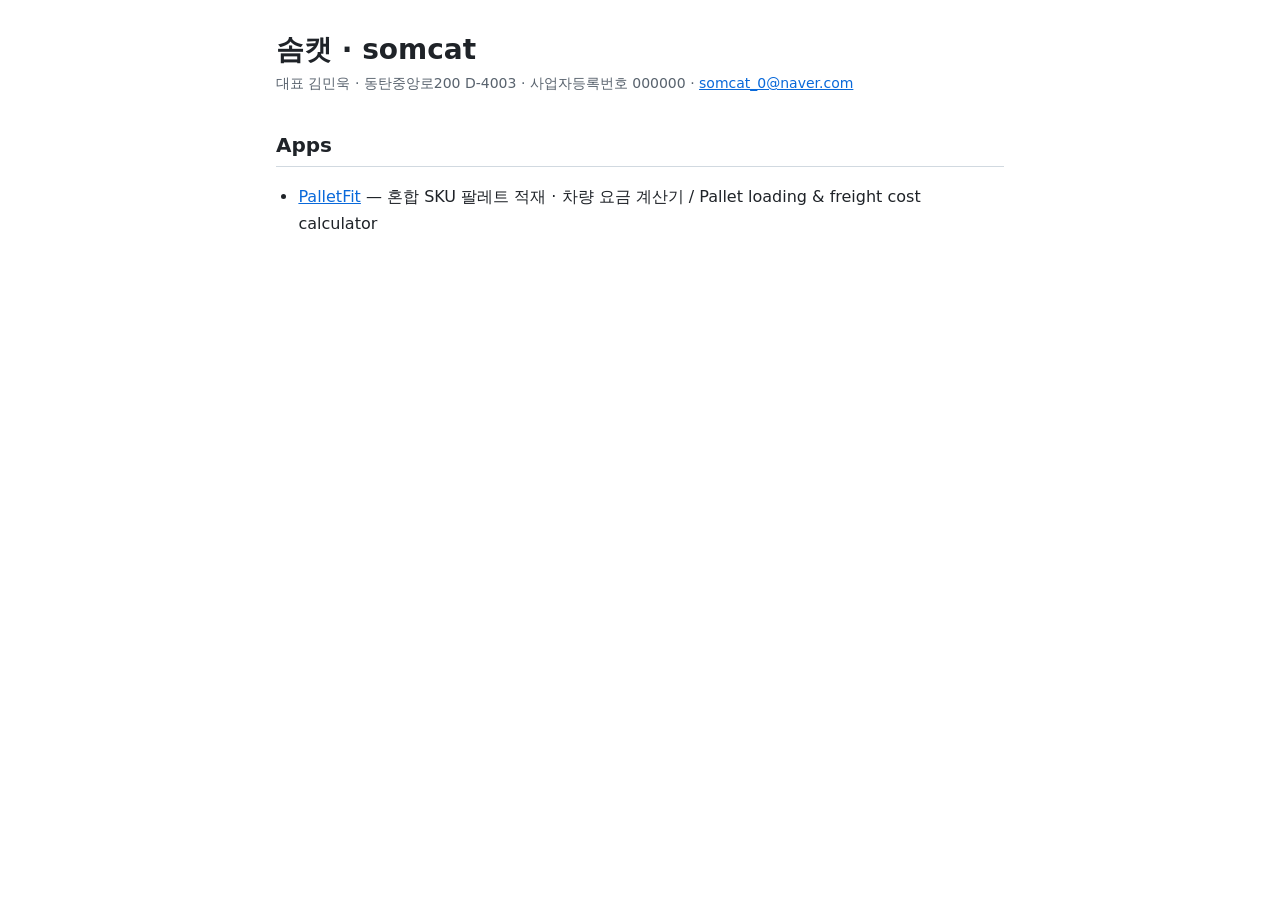
<file: index.html>
<!doctype html>
<html lang="ko">
<head>
<meta charset="utf-8" />
<meta name="viewport" content="width=device-width, initial-scale=1" />
<title>솜캣 somcat</title>
<link rel="stylesheet" href="palletfit/style.css" />
</head>
<body>
<main>
<h1>솜캣 · somcat</h1>
<p class="meta">대표 김민욱 · 동탄중앙로200 D-4003 · 사업자등록번호 000000 · <a href="mailto:somcat_0@naver.com">somcat_0@naver.com</a></p>
<h2>Apps</h2>
<ul>
    <li><a href="palletfit/">PalletFit</a> — 혼합 SKU 팔레트 적재 · 차량 요금 계산기 / Pallet loading &amp; freight cost calculator</li>
</ul>
</main>
</body>
</html>
</file>
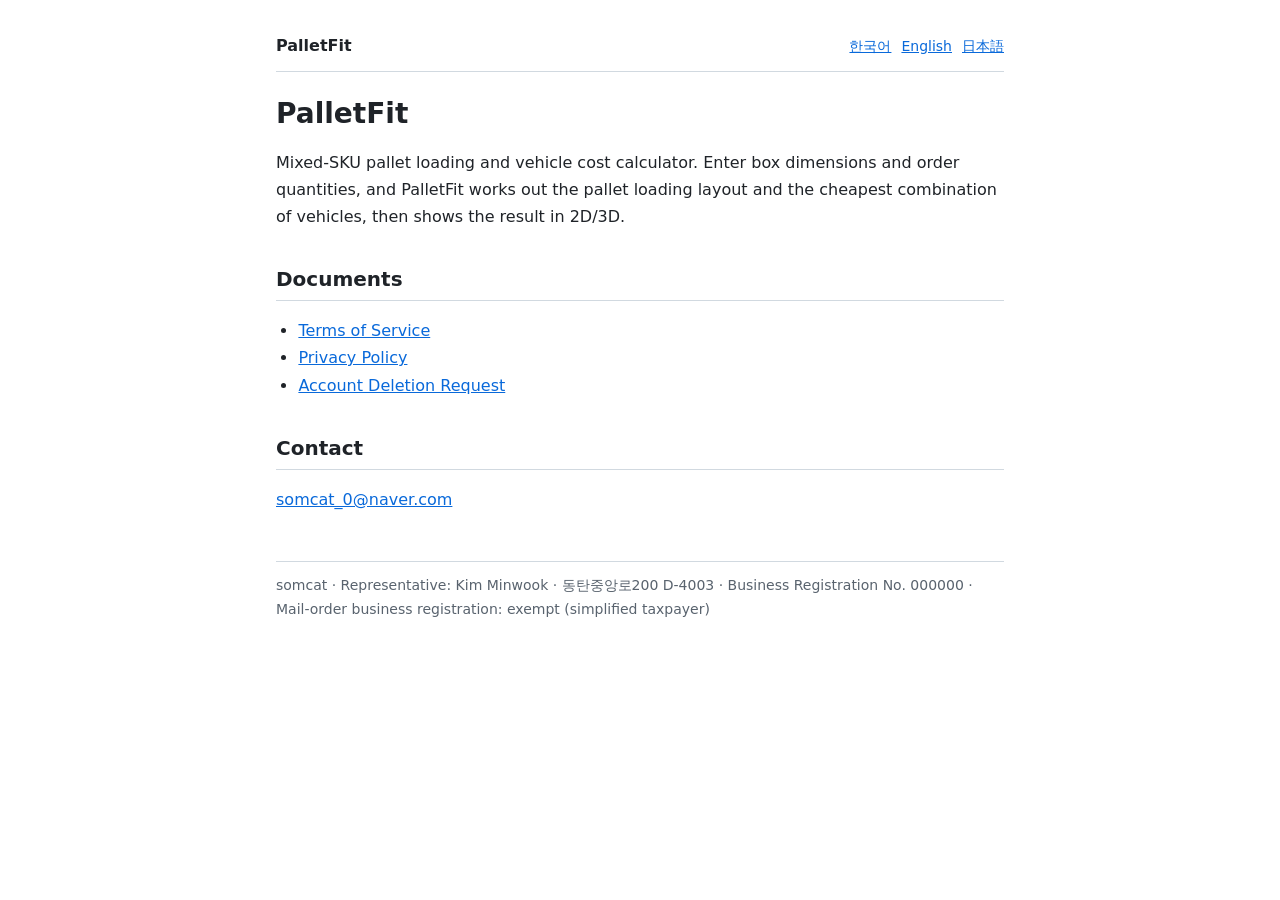
<file: palletfit/index.html>
<!doctype html>
<html>
<head>
<meta charset="utf-8" />
<meta name="viewport" content="width=device-width, initial-scale=1" />
<title>PalletFit</title>
<link rel="stylesheet" href="style.css" />
<script>
    // 브라우저 언어로 이동 (ko / ja / 그 밖에는 en)
    var l = (navigator.language || 'en').toLowerCase().slice(0, 2)
    location.replace((l === 'ko' || l === 'ja' ? l : 'en') + '/' + location.hash)
</script>
</head>
<body>
<main>
<h1>PalletFit</h1>
<ul>
    <li><a href="ko/">한국어</a></li>
    <li><a href="en/">English</a></li>
    <li><a href="ja/">日本語</a></li>
</ul>
</main>
</body>
</html>
</file>
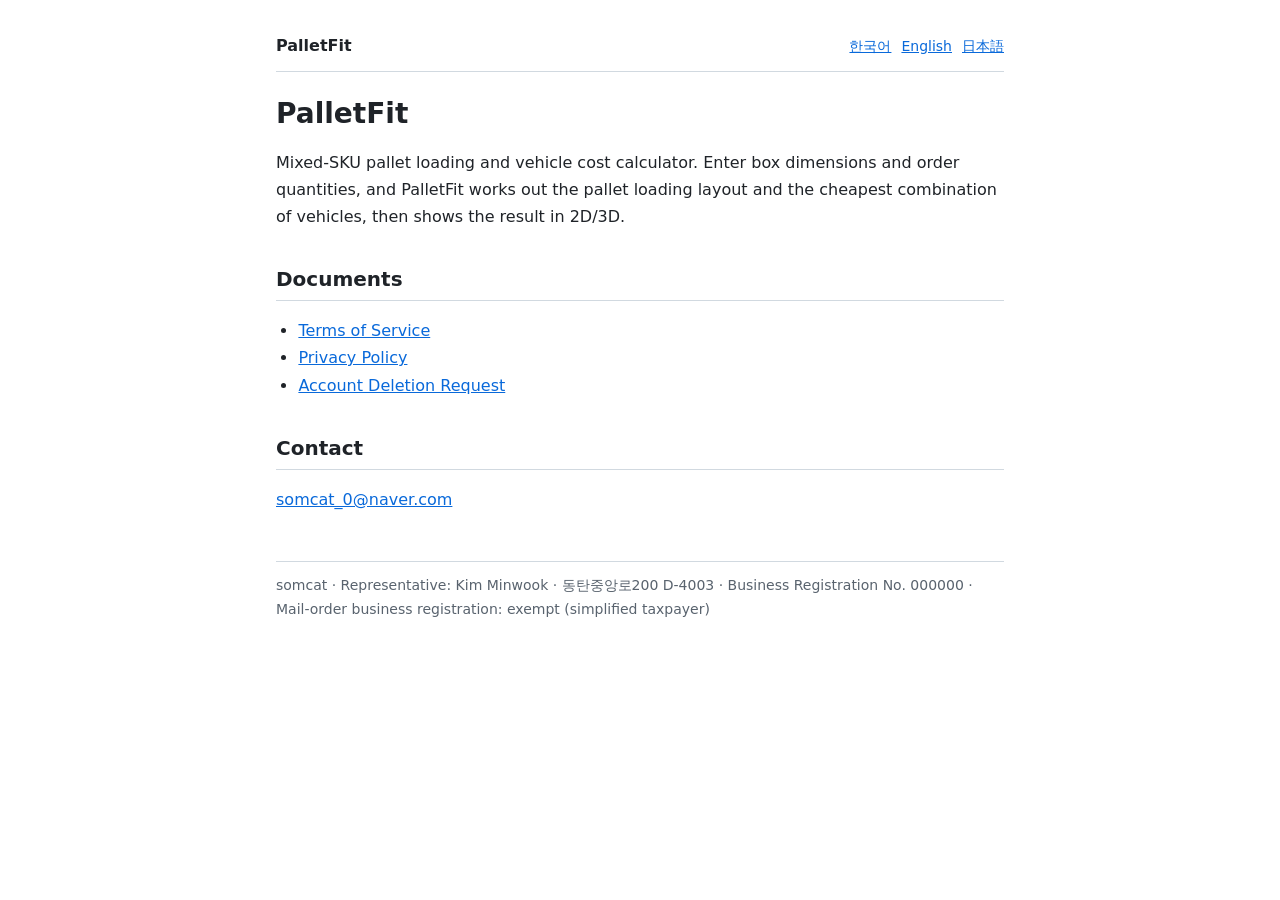
<file: palletfit/en/index.html>
<!doctype html>
<html lang="en">
<head>
<meta charset="utf-8" />
<meta name="viewport" content="width=device-width, initial-scale=1" />
<title>PalletFit</title>
<link rel="stylesheet" href="../style.css" />
</head>
<body>
<main>
<header class="top">
    <a class="brand" href="../">PalletFit</a>
    <nav class="lang"><a href="../ko/">한국어</a><a href="../en/">English</a><a href="../ja/">日本語</a></nav>
</header>

<h1>PalletFit</h1>
<p>Mixed-SKU pallet loading and vehicle cost calculator. Enter box dimensions and order quantities, and PalletFit works out the pallet loading layout and the cheapest combination of vehicles, then shows the result in 2D/3D.</p>

<h2>Documents</h2>
<ul>
    <li><a href="terms.html">Terms of Service</a></li>
    <li><a href="privacy.html">Privacy Policy</a></li>
    <li><a href="delete-account.html">Account Deletion Request</a></li>
</ul>

<h2>Contact</h2>
<p><a href="mailto:somcat_0@naver.com">somcat_0@naver.com</a></p>

<footer>somcat · Representative: Kim Minwook · 동탄중앙로200 D-4003 · Business Registration No. 000000 · Mail-order business registration: exempt (simplified taxpayer)</footer>
</main>
</body>
</html>
</file>
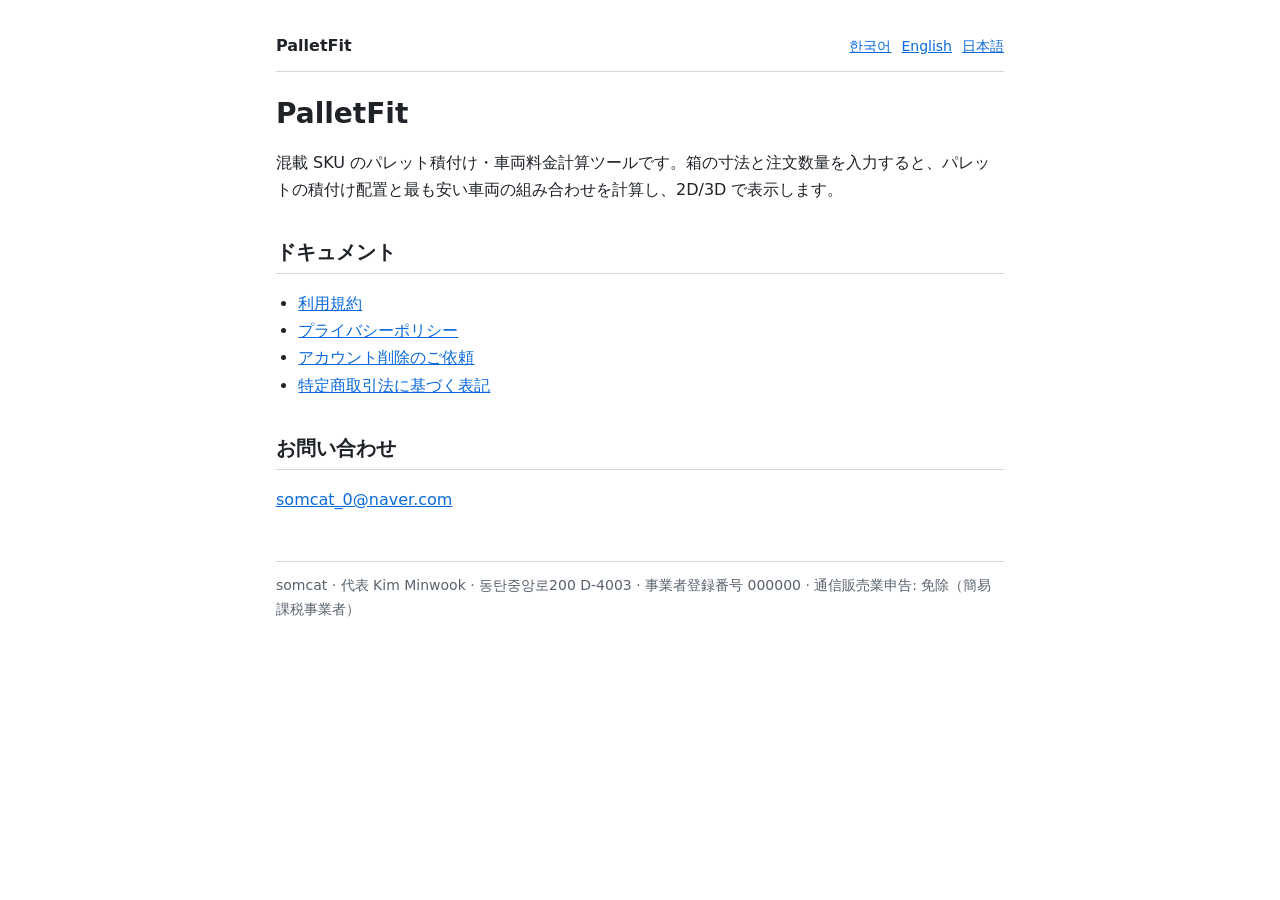
<file: palletfit/ja/index.html>
<!doctype html>
<html lang="ja">
<head>
<meta charset="utf-8" />
<meta name="viewport" content="width=device-width, initial-scale=1" />
<title>PalletFit</title>
<link rel="stylesheet" href="../style.css" />
</head>
<body>
<main>
<header class="top">
    <a class="brand" href="../">PalletFit</a>
    <nav class="lang"><a href="../ko/">한국어</a><a href="../en/">English</a><a href="../ja/">日本語</a></nav>
</header>

<h1>PalletFit</h1>
<p>混載 SKU のパレット積付け・車両料金計算ツールです。箱の寸法と注文数量を入力すると、パレットの積付け配置と最も安い車両の組み合わせを計算し、2D/3D で表示します。</p>

<h2>ドキュメント</h2>
<ul>
    <li><a href="terms.html">利用規約</a></li>
    <li><a href="privacy.html">プライバシーポリシー</a></li>
    <li><a href="delete-account.html">アカウント削除のご依頼</a></li>
    <li><a href="tokushoho.html">特定商取引法に基づく表記</a></li>
</ul>

<h2>お問い合わせ</h2>
<p><a href="mailto:somcat_0@naver.com">somcat_0@naver.com</a></p>

<footer>somcat · 代表 Kim Minwook · 동탄중앙로200 D-4003 · 事業者登録番号 000000 · 通信販売業申告: 免除（簡易課税事業者）</footer>
</main>
</body>
</html>
</file>
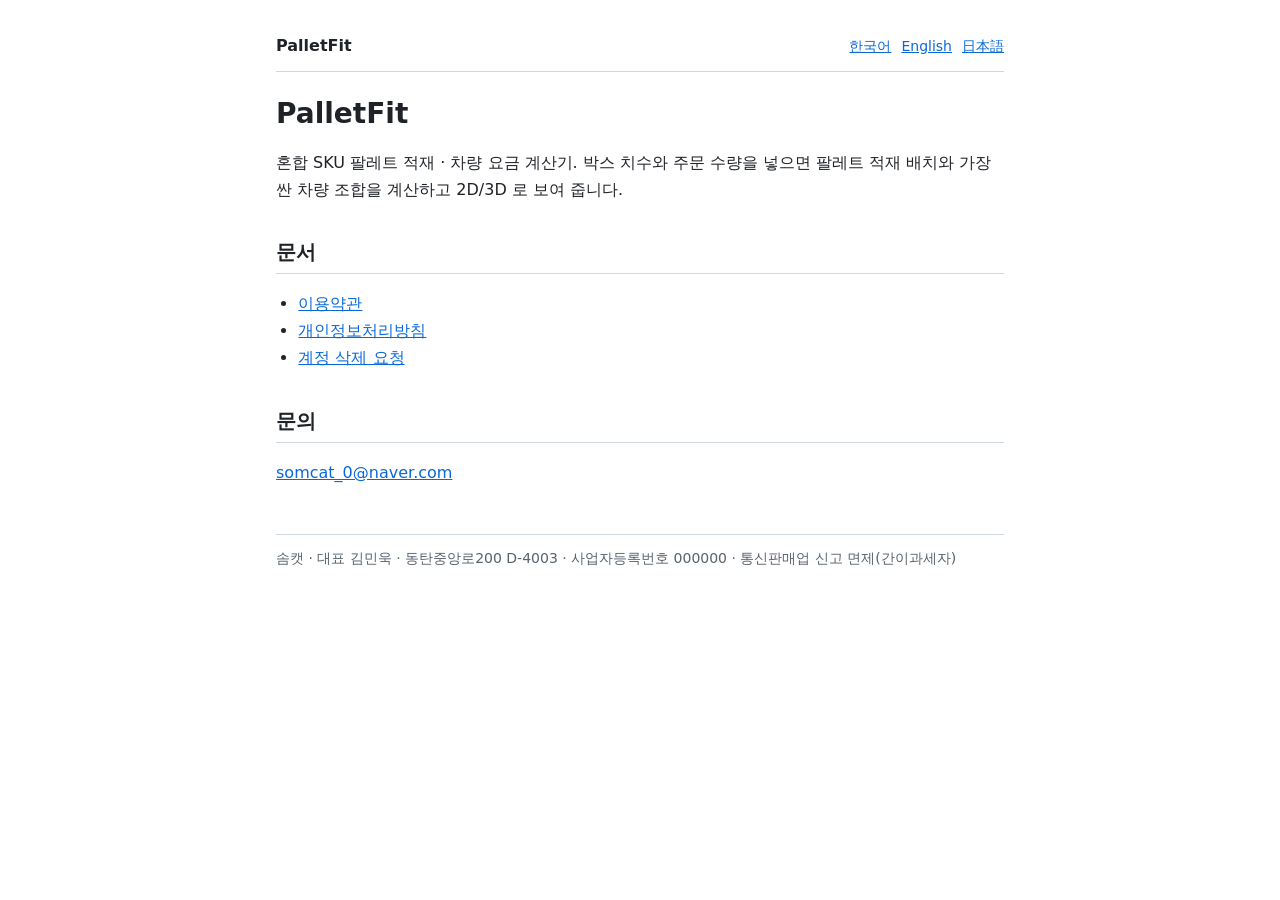
<file: palletfit/ko/index.html>
<!doctype html>
<html lang="ko">
<head>
<meta charset="utf-8" />
<meta name="viewport" content="width=device-width, initial-scale=1" />
<title>PalletFit</title>
<link rel="stylesheet" href="../style.css" />
</head>
<body>
<main>
<header class="top">
    <a class="brand" href="../">PalletFit</a>
    <nav class="lang"><a href="../ko/">한국어</a><a href="../en/">English</a><a href="../ja/">日本語</a></nav>
</header>

<h1>PalletFit</h1>
<p>혼합 SKU 팔레트 적재 · 차량 요금 계산기. 박스 치수와 주문 수량을 넣으면 팔레트 적재 배치와 가장 싼 차량 조합을 계산하고 2D/3D 로 보여 줍니다.</p>

<h2>문서</h2>
<ul>
    <li><a href="terms.html">이용약관</a></li>
    <li><a href="privacy.html">개인정보처리방침</a></li>
    <li><a href="delete-account.html">계정 삭제 요청</a></li>
</ul>

<h2>문의</h2>
<p><a href="mailto:somcat_0@naver.com">somcat_0@naver.com</a></p>

<footer>솜캣 · 대표 김민욱 · 동탄중앙로200 D-4003 · 사업자등록번호 000000 · 통신판매업 신고 면제(간이과세자)</footer>
</main>
</body>
</html>
</file>
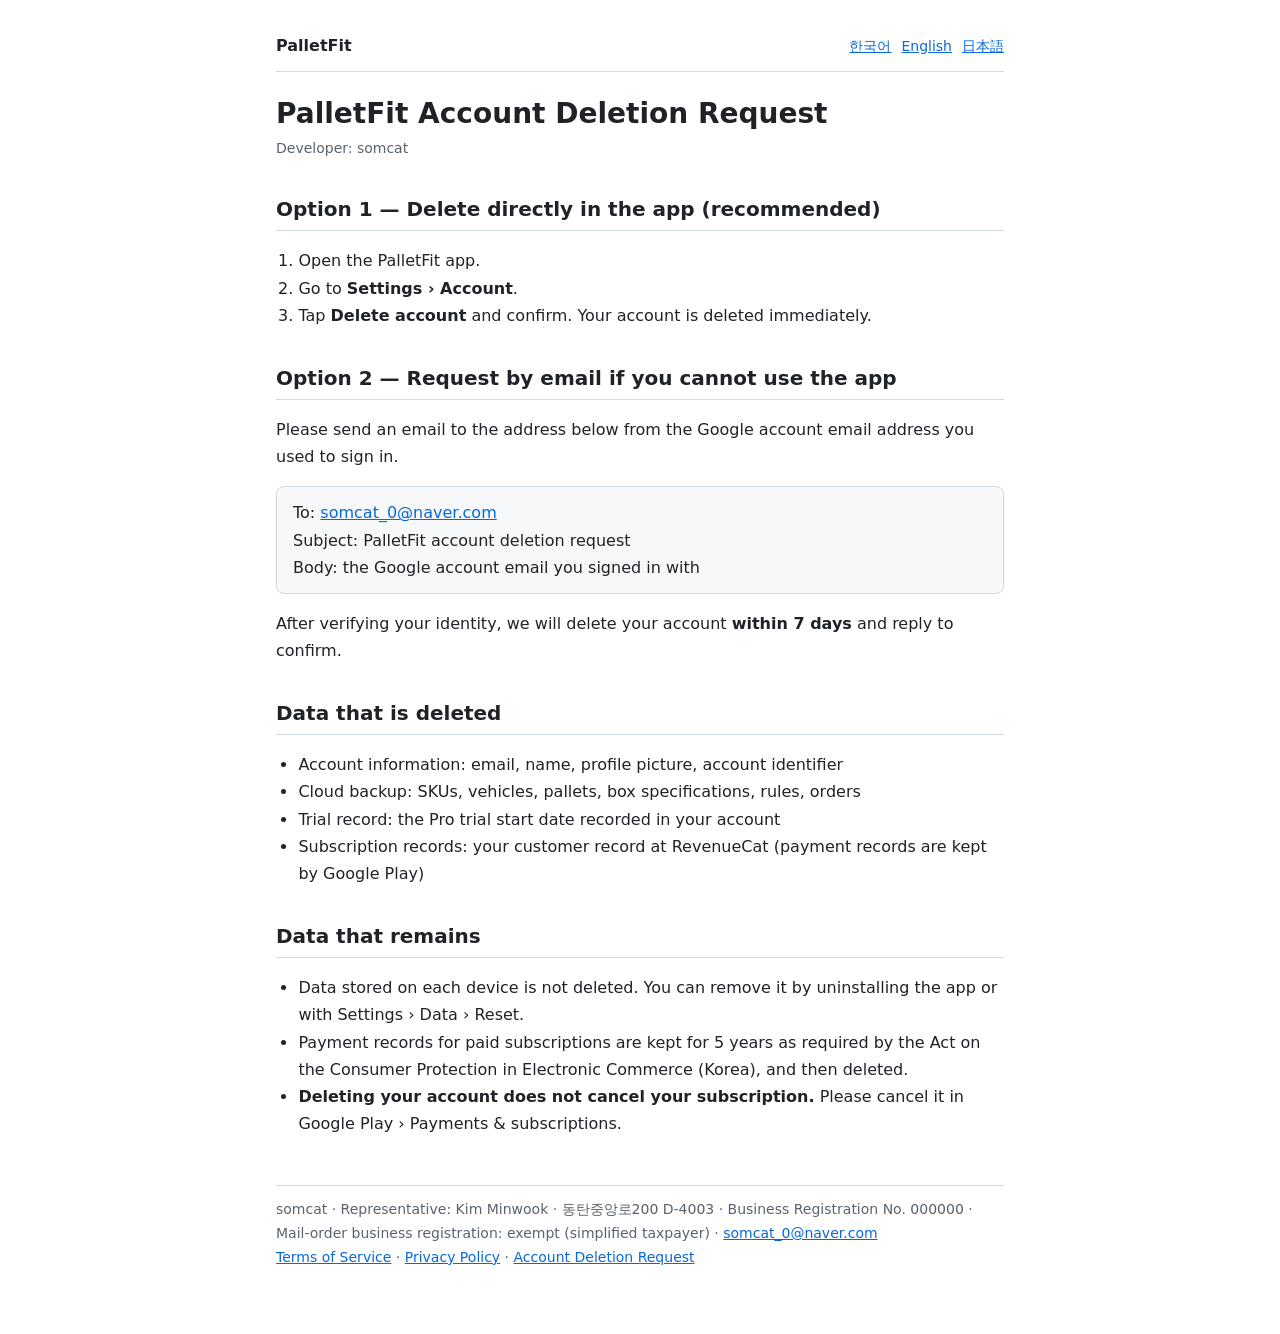
<file: palletfit/en/delete-account.html>
<!doctype html>
<html lang="en">
<head>
<meta charset="utf-8" />
<meta name="viewport" content="width=device-width, initial-scale=1" />
<title>Account Deletion Request · PalletFit</title>
<link rel="stylesheet" href="../style.css" />
</head>
<body>
<main>
<header class="top">
    <a class="brand" href="../">PalletFit</a>
    <nav class="lang"><a href="../ko/delete-account.html">한국어</a><a href="../en/delete-account.html">English</a><a href="../ja/delete-account.html">日本語</a></nav>
</header>

<h1>PalletFit Account Deletion Request</h1>
<p class="meta">Developer: somcat</p>

<h2>Option 1 — Delete directly in the app (recommended)</h2>
<ol>
    <li>Open the PalletFit app.</li>
    <li>Go to <b>Settings › Account</b>.</li>
    <li>Tap <b>Delete account</b> and confirm. Your account is deleted immediately.</li>
</ol>

<h2>Option 2 — Request by email if you cannot use the app</h2>
<p>Please send an email to the address below from the Google account email address you used to sign in.</p>
<div class="box">
    To: <a href="mailto:somcat_0@naver.com?subject=PalletFit%20account%20deletion%20request">somcat_0@naver.com</a><br />
    Subject: PalletFit account deletion request<br />
    Body: the Google account email you signed in with
</div>
<p>After verifying your identity, we will delete your account <b>within 7 days</b> and reply to confirm.</p>

<h2>Data that is deleted</h2>
<ul>
    <li>Account information: email, name, profile picture, account identifier</li>
    <li>Cloud backup: SKUs, vehicles, pallets, box specifications, rules, orders</li>
    <li>Trial record: the Pro trial start date recorded in your account</li>
    <li>Subscription records: your customer record at RevenueCat (payment records are kept by Google Play)</li>
</ul>

<h2>Data that remains</h2>
<ul>
    <li>Data stored on each device is not deleted. You can remove it by uninstalling the app or with Settings › Data › Reset.</li>
    <li>Payment records for paid subscriptions are kept for 5 years as required by the Act on the Consumer Protection in Electronic Commerce (Korea), and then deleted.</li>
    <li><b>Deleting your account does not cancel your subscription.</b> Please cancel it in Google Play › Payments &amp; subscriptions.</li>
</ul>

<footer>
    somcat · Representative: Kim Minwook · 동탄중앙로200 D-4003 · Business Registration No. 000000 · Mail-order business registration: exempt (simplified taxpayer) · <a href="mailto:somcat_0@naver.com">somcat_0@naver.com</a><br />
    <a href="terms.html">Terms of Service</a> · <a href="privacy.html">Privacy Policy</a> · <a href="delete-account.html">Account Deletion Request</a>
</footer>
</main>
</body>
</html>
</file>
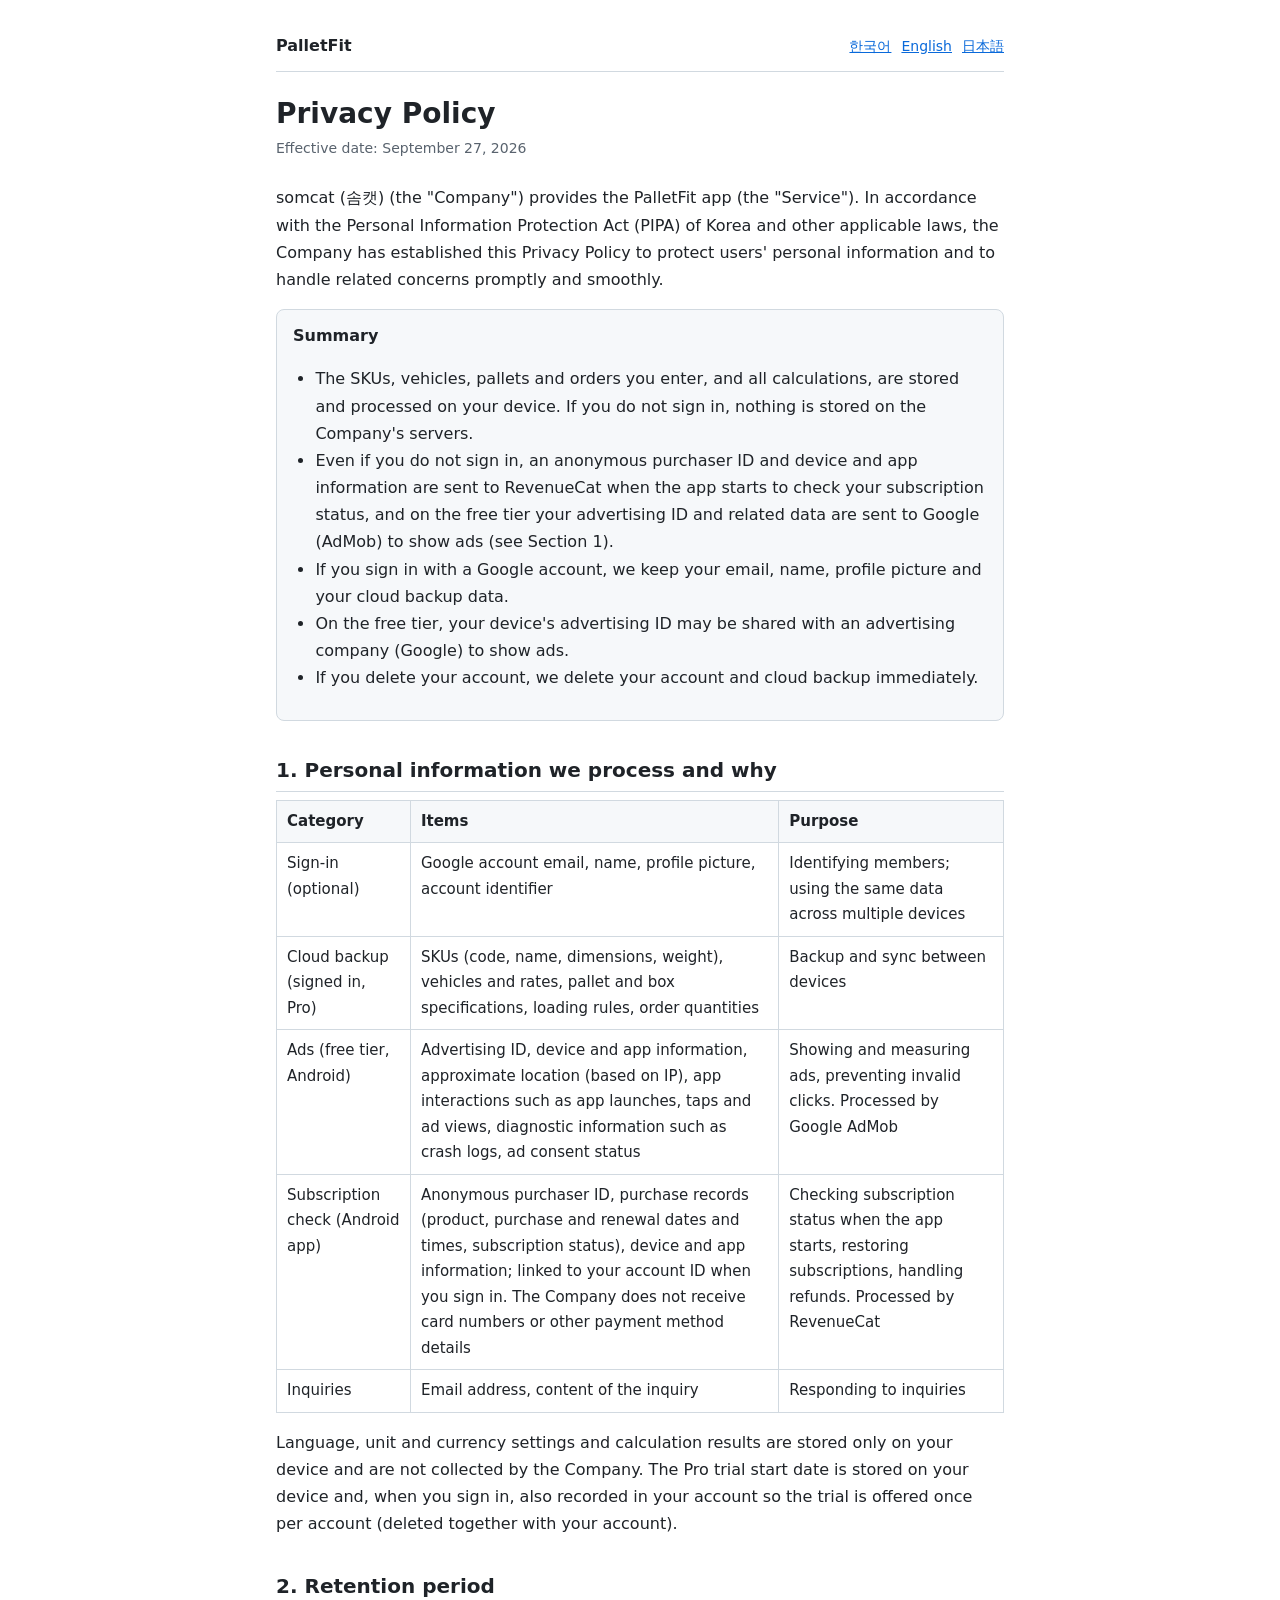
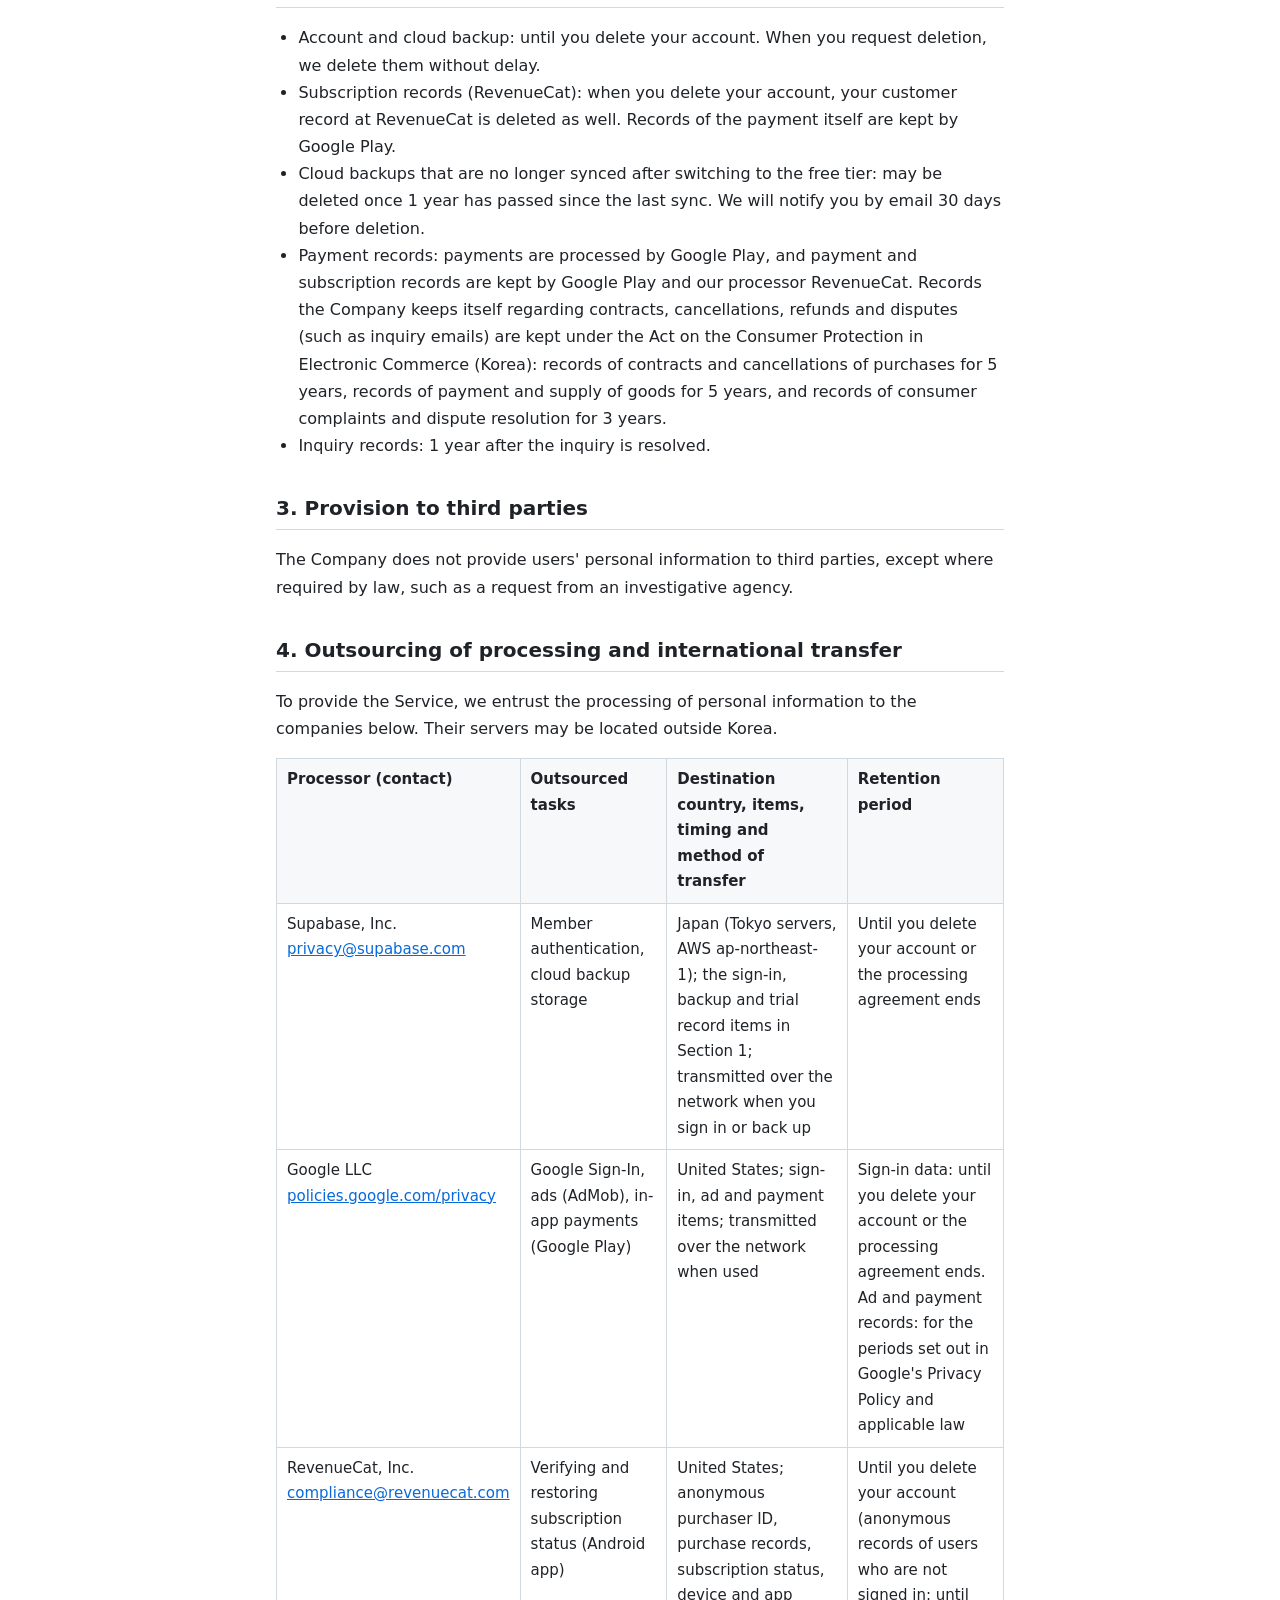
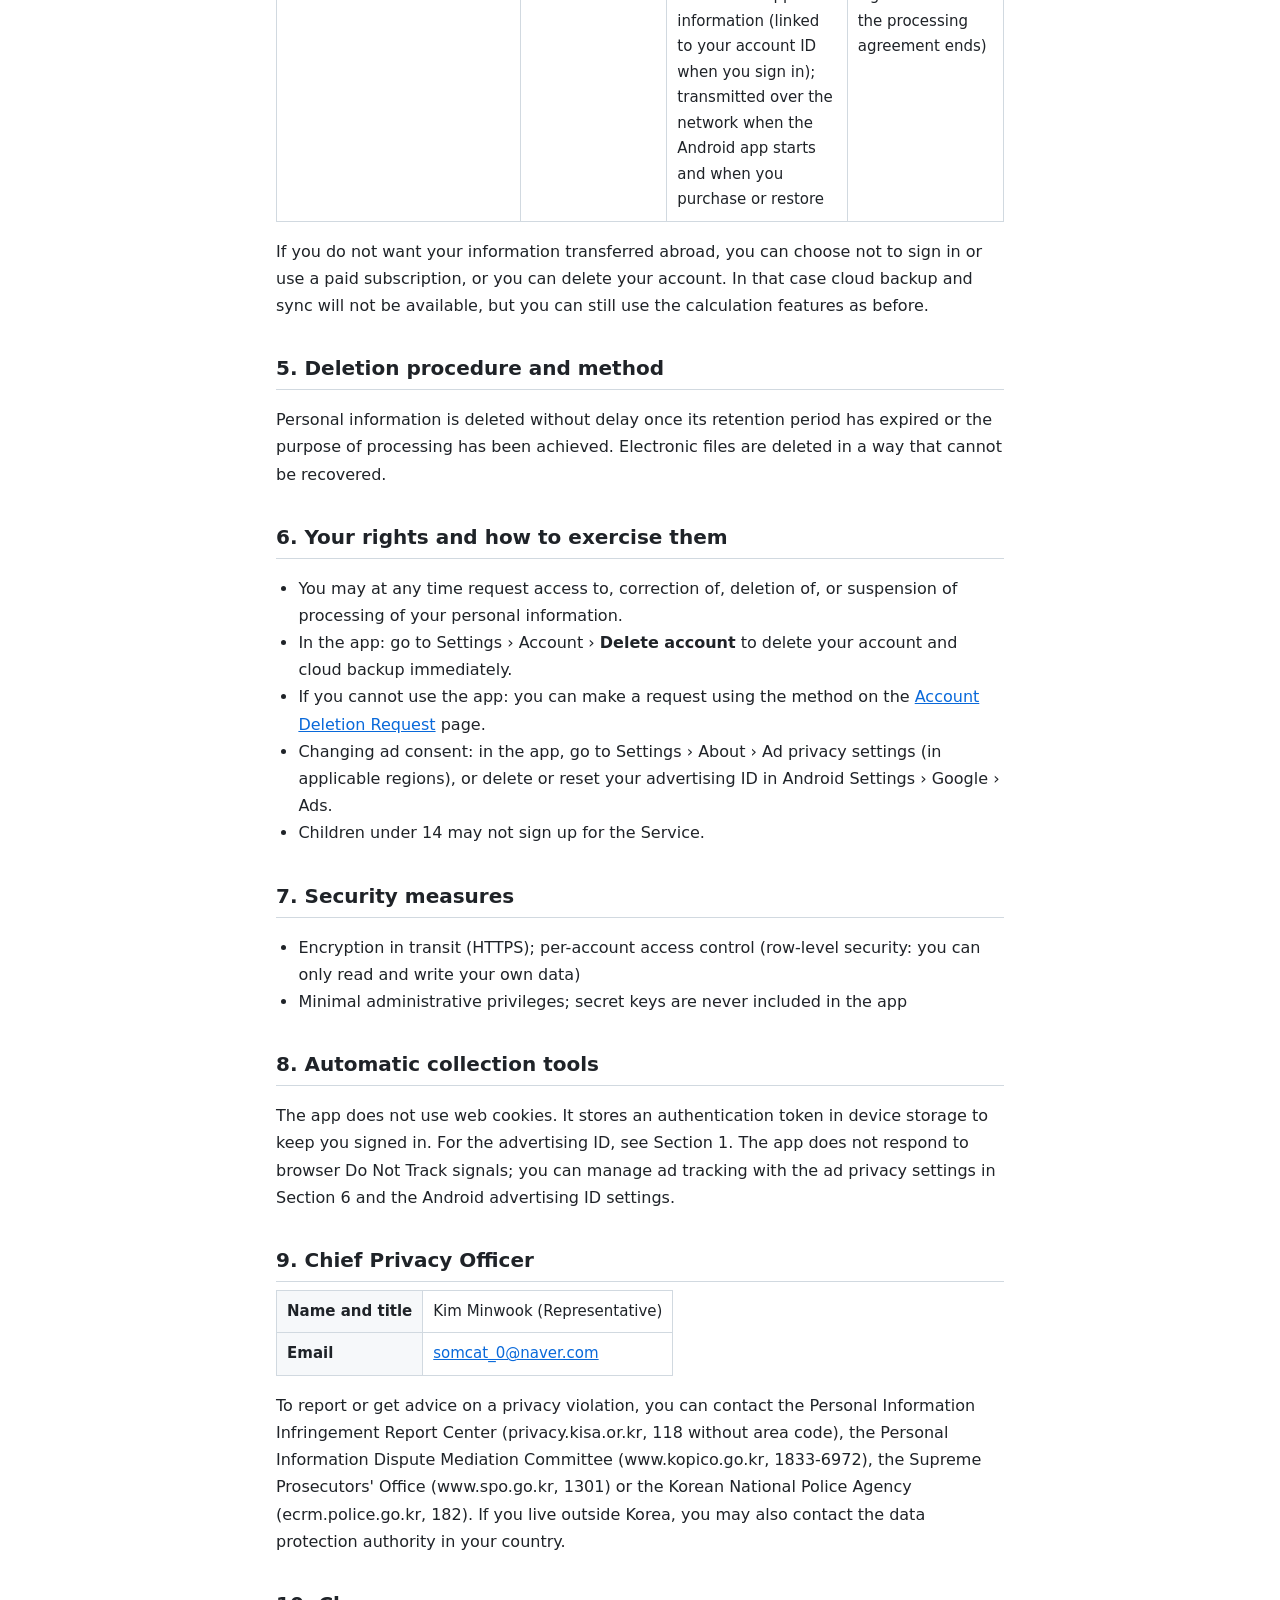
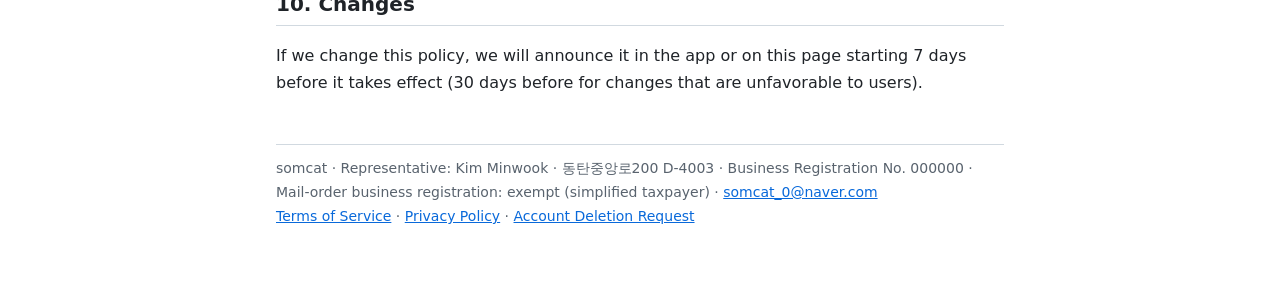
<file: palletfit/en/privacy.html>
<!doctype html>
<html lang="en">
<head>
<meta charset="utf-8" />
<meta name="viewport" content="width=device-width, initial-scale=1" />
<title>Privacy Policy · PalletFit</title>
<link rel="stylesheet" href="../style.css" />
</head>
<body>
<main>
<header class="top">
    <a class="brand" href="../">PalletFit</a>
    <nav class="lang"><a href="../ko/privacy.html">한국어</a><a href="../en/privacy.html">English</a><a href="../ja/privacy.html">日本語</a></nav>
</header>

<h1>Privacy Policy</h1>
<p class="meta">Effective date: September 27, 2026</p>

<p>somcat (솜캣) (the "Company") provides the PalletFit app (the "Service"). In accordance with the Personal Information Protection Act (PIPA) of Korea and other applicable laws, the Company has established this Privacy Policy to protect users' personal information and to handle related concerns promptly and smoothly.</p>

<div class="box">
    <b>Summary</b>
    <ul>
        <li>The SKUs, vehicles, pallets and orders you enter, and all calculations, are stored and processed on your device. If you do not sign in, nothing is stored on the Company's servers.</li>
        <li>Even if you do not sign in, an anonymous purchaser ID and device and app information are sent to RevenueCat when the app starts to check your subscription status, and on the free tier your advertising ID and related data are sent to Google (AdMob) to show ads (see Section 1).</li>
        <li>If you sign in with a Google account, we keep your email, name, profile picture and your cloud backup data.</li>
        <li>On the free tier, your device's advertising ID may be shared with an advertising company (Google) to show ads.</li>
        <li>If you delete your account, we delete your account and cloud backup immediately.</li>
    </ul>
</div>

<h2>1. Personal information we process and why</h2>
<table>
    <tr><th>Category</th><th>Items</th><th>Purpose</th></tr>
    <tr><td>Sign-in (optional)</td><td>Google account email, name, profile picture, account identifier</td><td>Identifying members; using the same data across multiple devices</td></tr>
    <tr><td>Cloud backup (signed in, Pro)</td><td>SKUs (code, name, dimensions, weight), vehicles and rates, pallet and box specifications, loading rules, order quantities</td><td>Backup and sync between devices</td></tr>
    <tr><td>Ads (free tier, Android)</td><td>Advertising ID, device and app information, approximate location (based on IP), app interactions such as app launches, taps and ad views, diagnostic information such as crash logs, ad consent status</td><td>Showing and measuring ads, preventing invalid clicks. Processed by Google AdMob</td></tr>
    <tr><td>Subscription check (Android app)</td><td>Anonymous purchaser ID, purchase records (product, purchase and renewal dates and times, subscription status), device and app information; linked to your account ID when you sign in. The Company does not receive card numbers or other payment method details</td><td>Checking subscription status when the app starts, restoring subscriptions, handling refunds. Processed by RevenueCat</td></tr>
    <tr><td>Inquiries</td><td>Email address, content of the inquiry</td><td>Responding to inquiries</td></tr>
</table>
<p>Language, unit and currency settings and calculation results are stored only on your device and are not collected by the Company. The Pro trial start date is stored on your device and, when you sign in, also recorded in your account so the trial is offered once per account (deleted together with your account).</p>

<h2>2. Retention period</h2>
<ul>
    <li>Account and cloud backup: until you delete your account. When you request deletion, we delete them without delay.</li>
    <li>Subscription records (RevenueCat): when you delete your account, your customer record at RevenueCat is deleted as well. Records of the payment itself are kept by Google Play.</li>
    <li>Cloud backups that are no longer synced after switching to the free tier: may be deleted once 1 year has passed since the last sync. We will notify you by email 30 days before deletion.</li>
    <li>Payment records: payments are processed by Google Play, and payment and subscription records are kept by Google Play and our processor RevenueCat. Records the Company keeps itself regarding contracts, cancellations, refunds and disputes (such as inquiry emails) are kept under the Act on the Consumer Protection in Electronic Commerce (Korea): records of contracts and cancellations of purchases for 5 years, records of payment and supply of goods for 5 years, and records of consumer complaints and dispute resolution for 3 years.</li>
    <li>Inquiry records: 1 year after the inquiry is resolved.</li>
</ul>

<h2>3. Provision to third parties</h2>
<p>The Company does not provide users' personal information to third parties, except where required by law, such as a request from an investigative agency.</p>

<h2>4. Outsourcing of processing and international transfer</h2>
<p>To provide the Service, we entrust the processing of personal information to the companies below. Their servers may be located outside Korea.</p>
<table>
    <tr><th>Processor (contact)</th><th>Outsourced tasks</th><th>Destination country, items, timing and method of transfer</th><th>Retention period</th></tr>
    <tr><td>Supabase, Inc.<br><a href="mailto:privacy@supabase.com">privacy@supabase.com</a></td><td>Member authentication, cloud backup storage</td><td>Japan (Tokyo servers, AWS ap-northeast-1); the sign-in, backup and trial record items in Section 1; transmitted over the network when you sign in or back up</td><td>Until you delete your account or the processing agreement ends</td></tr>
    <tr><td>Google LLC<br><a href="https://policies.google.com/privacy">policies.google.com/privacy</a></td><td>Google Sign-In, ads (AdMob), in-app payments (Google Play)</td><td>United States; sign-in, ad and payment items; transmitted over the network when used</td><td>Sign-in data: until you delete your account or the processing agreement ends. Ad and payment records: for the periods set out in Google's Privacy Policy and applicable law</td></tr>
    <tr><td>RevenueCat, Inc.<br><a href="mailto:compliance@revenuecat.com">compliance@revenuecat.com</a></td><td>Verifying and restoring subscription status (Android app)</td><td>United States; anonymous purchaser ID, purchase records, subscription status, device and app information (linked to your account ID when you sign in); transmitted over the network when the Android app starts and when you purchase or restore</td><td>Until you delete your account (anonymous records of users who are not signed in: until the processing agreement ends)</td></tr>
</table>
<p>If you do not want your information transferred abroad, you can choose not to sign in or use a paid subscription, or you can delete your account. In that case cloud backup and sync will not be available, but you can still use the calculation features as before.</p>

<h2>5. Deletion procedure and method</h2>
<p>Personal information is deleted without delay once its retention period has expired or the purpose of processing has been achieved. Electronic files are deleted in a way that cannot be recovered.</p>

<h2>6. Your rights and how to exercise them</h2>
<ul>
    <li>You may at any time request access to, correction of, deletion of, or suspension of processing of your personal information.</li>
    <li>In the app: go to Settings › Account › <b>Delete account</b> to delete your account and cloud backup immediately.</li>
    <li>If you cannot use the app: you can make a request using the method on the <a href="delete-account.html">Account Deletion Request</a> page.</li>
    <li>Changing ad consent: in the app, go to Settings › About › Ad privacy settings (in applicable regions), or delete or reset your advertising ID in Android Settings › Google › Ads.</li>
    <li>Children under 14 may not sign up for the Service.</li>
</ul>

<h2>7. Security measures</h2>
<ul>
    <li>Encryption in transit (HTTPS); per-account access control (row-level security: you can only read and write your own data)</li>
    <li>Minimal administrative privileges; secret keys are never included in the app</li>
</ul>

<h2>8. Automatic collection tools</h2>
<p>The app does not use web cookies. It stores an authentication token in device storage to keep you signed in. For the advertising ID, see Section 1. The app does not respond to browser Do Not Track signals; you can manage ad tracking with the ad privacy settings in Section 6 and the Android advertising ID settings.</p>

<h2>9. Chief Privacy Officer</h2>
<table>
    <tr><th>Name and title</th><td>Kim Minwook (Representative)</td></tr>
    <tr><th>Email</th><td><a href="mailto:somcat_0@naver.com">somcat_0@naver.com</a></td></tr>
</table>
<p>To report or get advice on a privacy violation, you can contact the Personal Information Infringement Report Center (privacy.kisa.or.kr, 118 without area code), the Personal Information Dispute Mediation Committee (www.kopico.go.kr, 1833-6972), the Supreme Prosecutors' Office (www.spo.go.kr, 1301) or the Korean National Police Agency (ecrm.police.go.kr, 182). If you live outside Korea, you may also contact the data protection authority in your country.</p>

<h2>10. Changes</h2>
<p>If we change this policy, we will announce it in the app or on this page starting 7 days before it takes effect (30 days before for changes that are unfavorable to users).</p>

<footer>
    somcat · Representative: Kim Minwook · 동탄중앙로200 D-4003 · Business Registration No. 000000 · Mail-order business registration: exempt (simplified taxpayer) · <a href="mailto:somcat_0@naver.com">somcat_0@naver.com</a><br />
    <a href="terms.html">Terms of Service</a> · <a href="privacy.html">Privacy Policy</a> · <a href="delete-account.html">Account Deletion Request</a>
</footer>
</main>
</body>
</html>
</file>
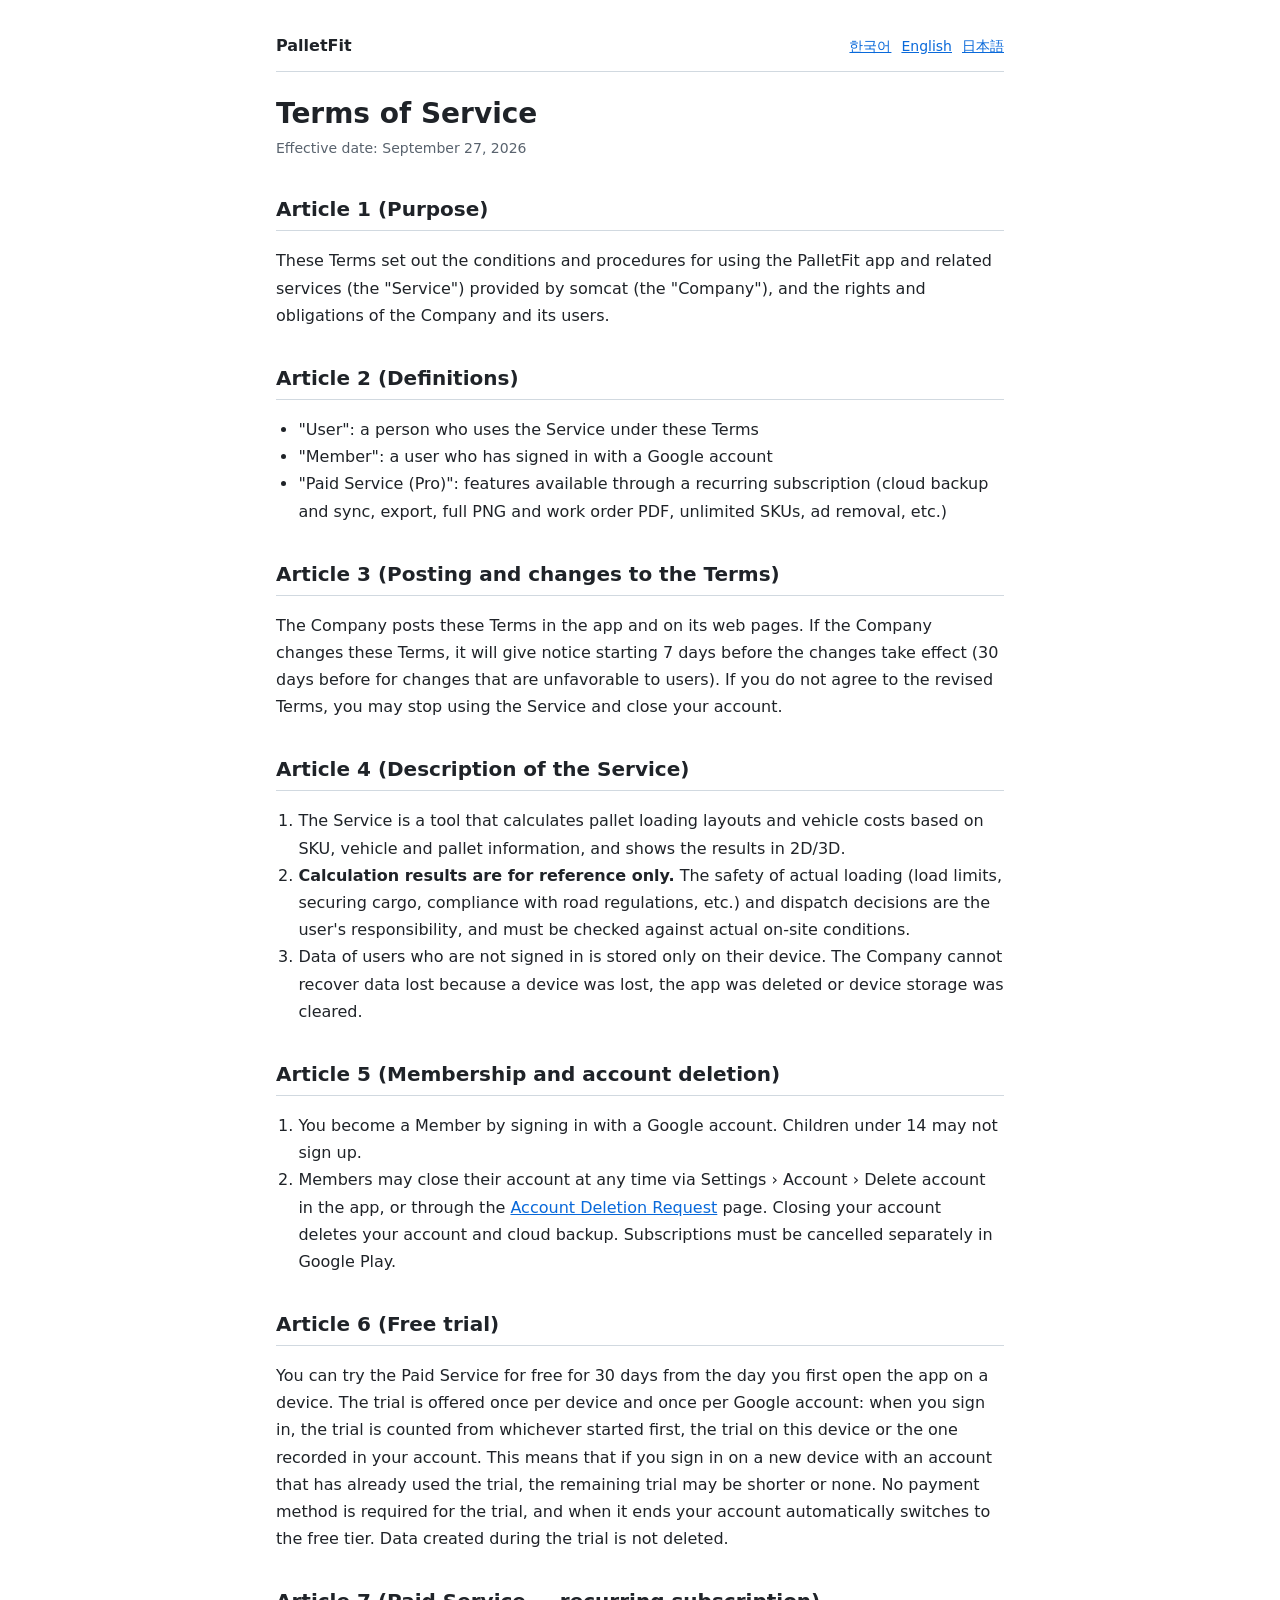
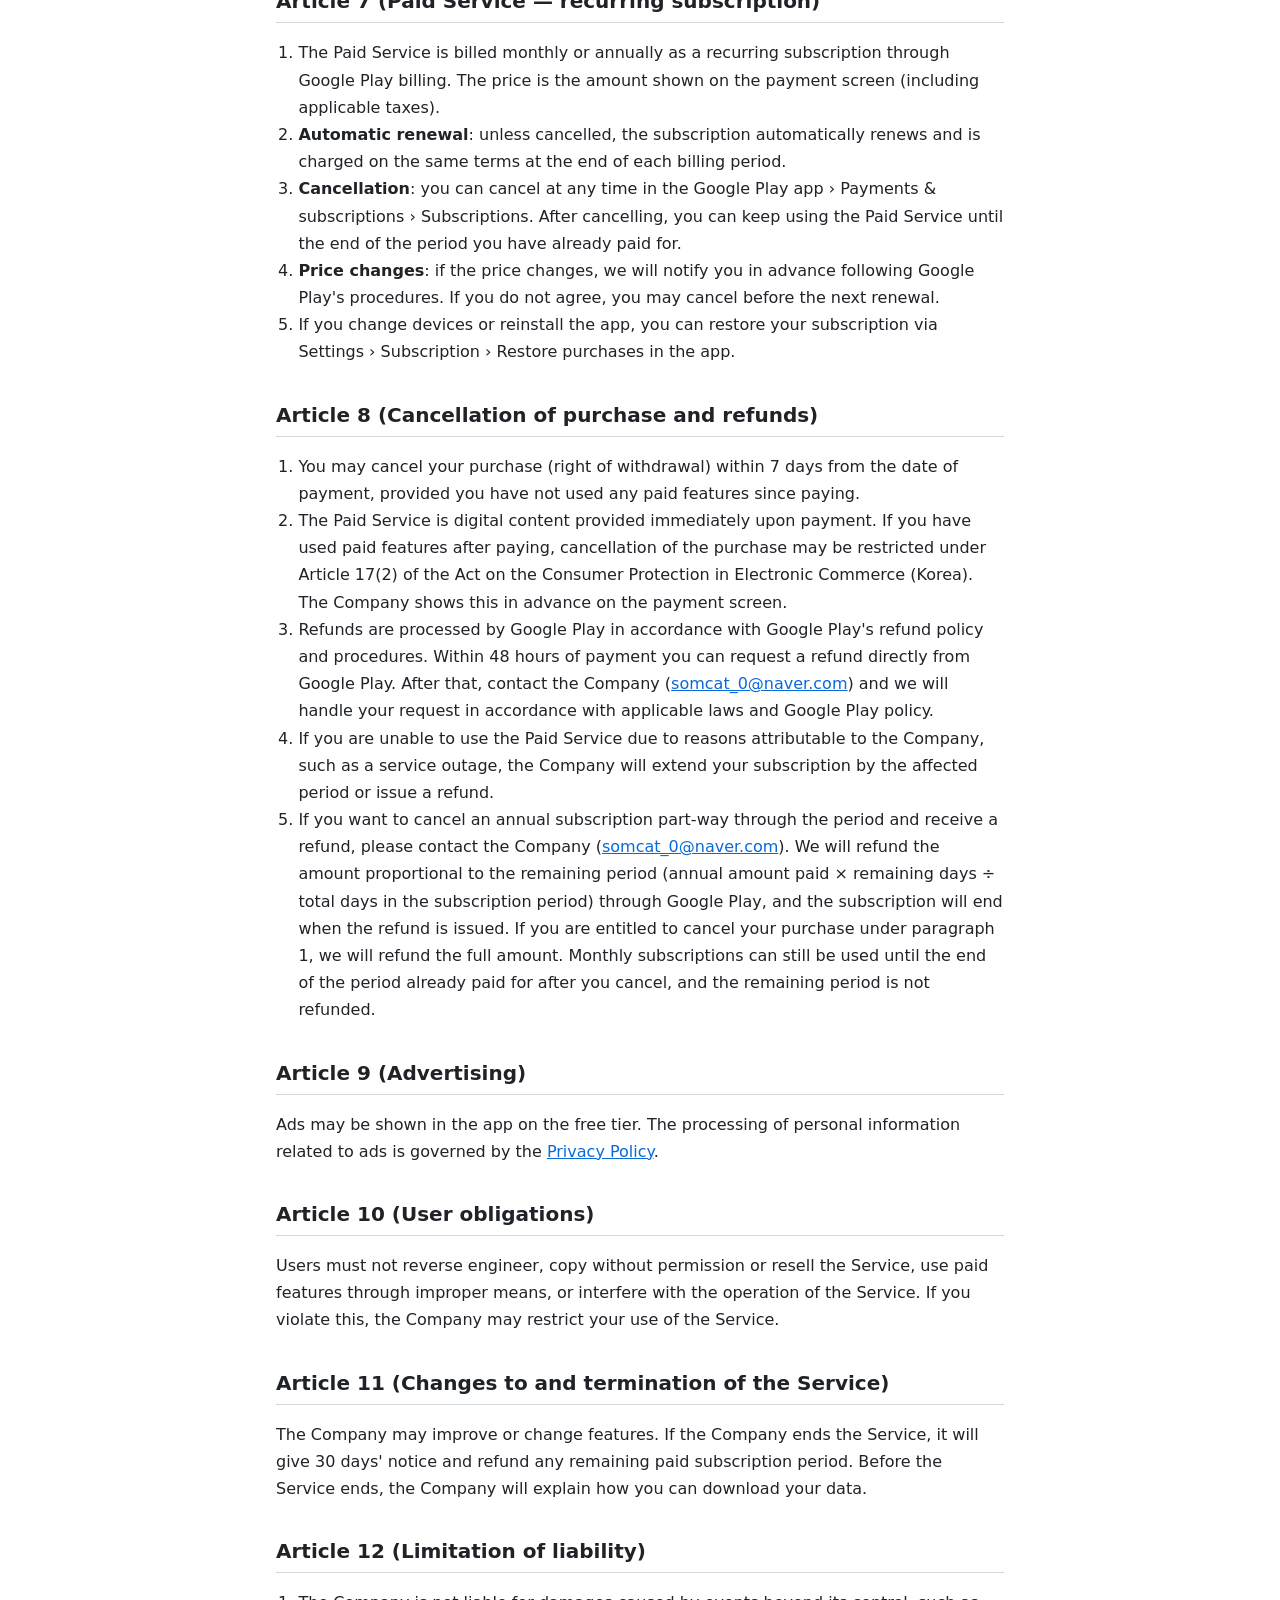
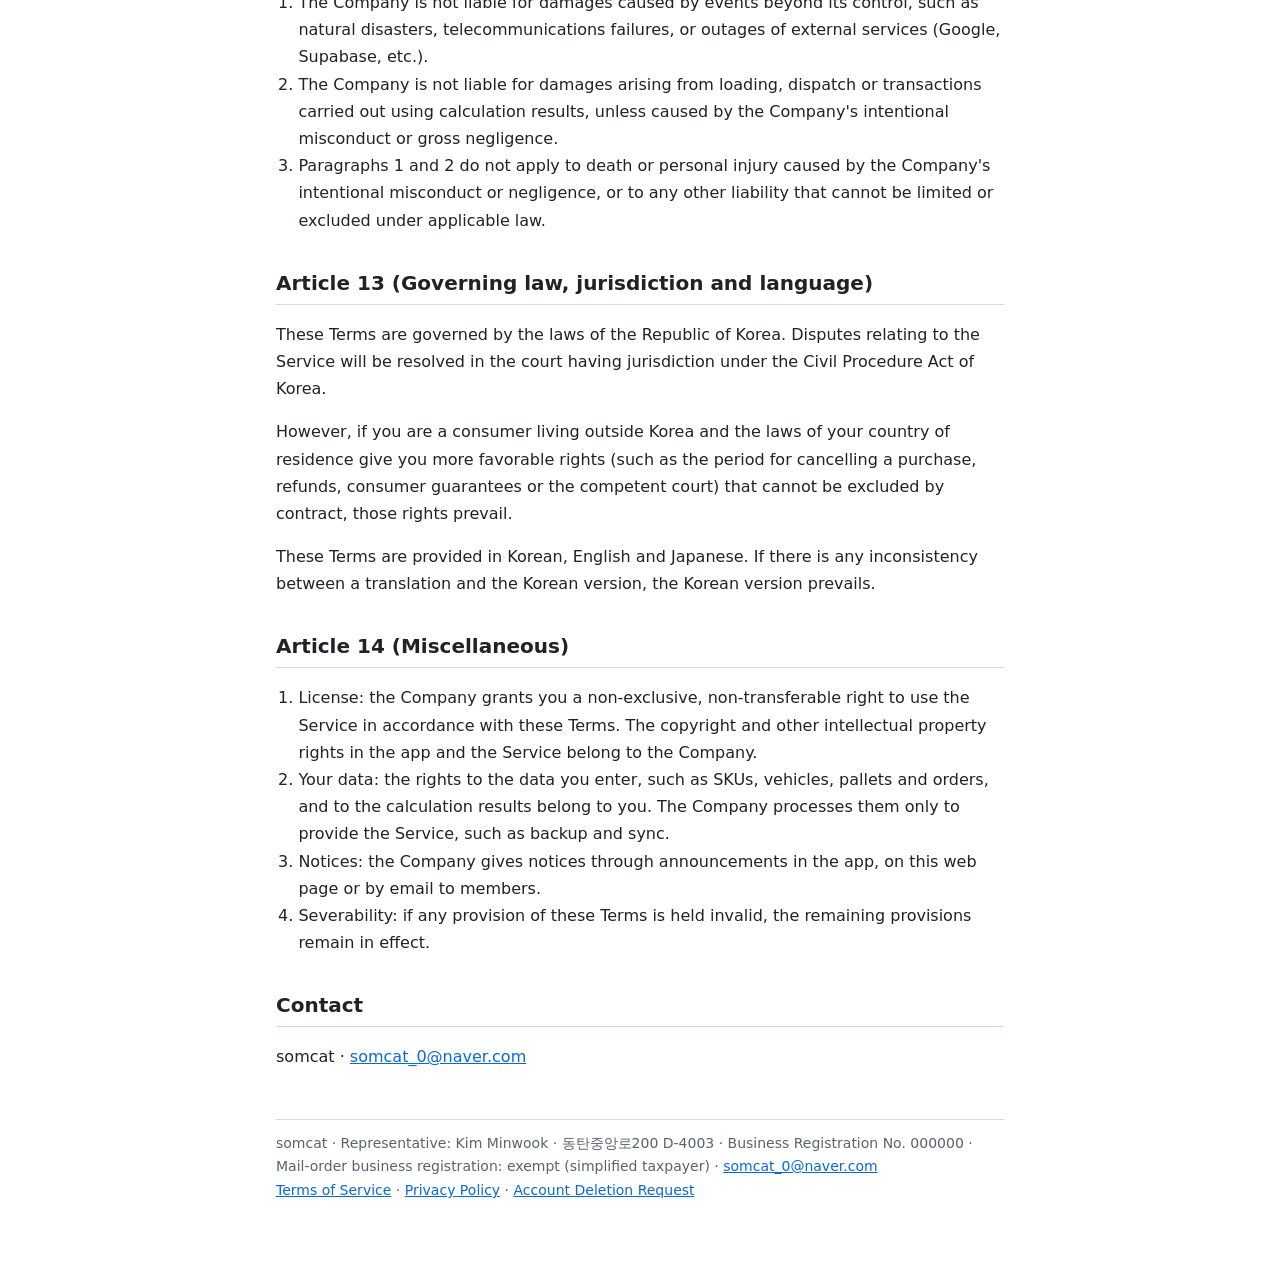
<file: palletfit/en/terms.html>
<!doctype html>
<html lang="en">
<head>
<meta charset="utf-8" />
<meta name="viewport" content="width=device-width, initial-scale=1" />
<title>Terms of Service · PalletFit</title>
<link rel="stylesheet" href="../style.css" />
</head>
<body>
<main>
<header class="top">
    <a class="brand" href="../">PalletFit</a>
    <nav class="lang"><a href="../ko/terms.html">한국어</a><a href="../en/terms.html">English</a><a href="../ja/terms.html">日本語</a></nav>
</header>

<h1>Terms of Service</h1>
<p class="meta">Effective date: September 27, 2026</p>

<h2>Article 1 (Purpose)</h2>
<p>These Terms set out the conditions and procedures for using the PalletFit app and related services (the "Service") provided by somcat (the "Company"), and the rights and obligations of the Company and its users.</p>

<h2>Article 2 (Definitions)</h2>
<ul>
    <li>"User": a person who uses the Service under these Terms</li>
    <li>"Member": a user who has signed in with a Google account</li>
    <li>"Paid Service (Pro)": features available through a recurring subscription (cloud backup and sync, export, full PNG and work order PDF, unlimited SKUs, ad removal, etc.)</li>
</ul>

<h2>Article 3 (Posting and changes to the Terms)</h2>
<p>The Company posts these Terms in the app and on its web pages. If the Company changes these Terms, it will give notice starting 7 days before the changes take effect (30 days before for changes that are unfavorable to users). If you do not agree to the revised Terms, you may stop using the Service and close your account.</p>

<h2>Article 4 (Description of the Service)</h2>
<ol>
    <li>The Service is a tool that calculates pallet loading layouts and vehicle costs based on SKU, vehicle and pallet information, and shows the results in 2D/3D.</li>
    <li><b>Calculation results are for reference only.</b> The safety of actual loading (load limits, securing cargo, compliance with road regulations, etc.) and dispatch decisions are the user's responsibility, and must be checked against actual on-site conditions.</li>
    <li>Data of users who are not signed in is stored only on their device. The Company cannot recover data lost because a device was lost, the app was deleted or device storage was cleared.</li>
</ol>

<h2>Article 5 (Membership and account deletion)</h2>
<ol>
    <li>You become a Member by signing in with a Google account. Children under 14 may not sign up.</li>
    <li>Members may close their account at any time via Settings › Account › Delete account in the app, or through the <a href="delete-account.html">Account Deletion Request</a> page. Closing your account deletes your account and cloud backup. Subscriptions must be cancelled separately in Google Play.</li>
</ol>

<h2>Article 6 (Free trial)</h2>
<p>You can try the Paid Service for free for 30 days from the day you first open the app on a device. The trial is offered once per device and once per Google account: when you sign in, the trial is counted from whichever started first, the trial on this device or the one recorded in your account. This means that if you sign in on a new device with an account that has already used the trial, the remaining trial may be shorter or none. No payment method is required for the trial, and when it ends your account automatically switches to the free tier. Data created during the trial is not deleted.</p>

<h2>Article 7 (Paid Service — recurring subscription)</h2>
<ol>
    <li>The Paid Service is billed monthly or annually as a recurring subscription through Google Play billing. The price is the amount shown on the payment screen (including applicable taxes).</li>
    <li><b>Automatic renewal</b>: unless cancelled, the subscription automatically renews and is charged on the same terms at the end of each billing period.</li>
    <li><b>Cancellation</b>: you can cancel at any time in the Google Play app › Payments &amp; subscriptions › Subscriptions. After cancelling, you can keep using the Paid Service until the end of the period you have already paid for.</li>
    <li><b>Price changes</b>: if the price changes, we will notify you in advance following Google Play's procedures. If you do not agree, you may cancel before the next renewal.</li>
    <li>If you change devices or reinstall the app, you can restore your subscription via Settings › Subscription › Restore purchases in the app.</li>
</ol>

<h2>Article 8 (Cancellation of purchase and refunds)</h2>
<ol>
    <li>You may cancel your purchase (right of withdrawal) within 7 days from the date of payment, provided you have not used any paid features since paying.</li>
    <li>The Paid Service is digital content provided immediately upon payment. If you have used paid features after paying, cancellation of the purchase may be restricted under Article 17(2) of the Act on the Consumer Protection in Electronic Commerce (Korea). The Company shows this in advance on the payment screen.</li>
    <li>Refunds are processed by Google Play in accordance with Google Play's refund policy and procedures. Within 48 hours of payment you can request a refund directly from Google Play. After that, contact the Company (<a href="mailto:somcat_0@naver.com">somcat_0@naver.com</a>) and we will handle your request in accordance with applicable laws and Google Play policy.</li>
    <li>If you are unable to use the Paid Service due to reasons attributable to the Company, such as a service outage, the Company will extend your subscription by the affected period or issue a refund.</li>
    <li>If you want to cancel an annual subscription part-way through the period and receive a refund, please contact the Company (<a href="mailto:somcat_0@naver.com">somcat_0@naver.com</a>). We will refund the amount proportional to the remaining period (annual amount paid × remaining days ÷ total days in the subscription period) through Google Play, and the subscription will end when the refund is issued. If you are entitled to cancel your purchase under paragraph 1, we will refund the full amount. Monthly subscriptions can still be used until the end of the period already paid for after you cancel, and the remaining period is not refunded.</li>
</ol>

<h2>Article 9 (Advertising)</h2>
<p>Ads may be shown in the app on the free tier. The processing of personal information related to ads is governed by the <a href="privacy.html">Privacy Policy</a>.</p>

<h2>Article 10 (User obligations)</h2>
<p>Users must not reverse engineer, copy without permission or resell the Service, use paid features through improper means, or interfere with the operation of the Service. If you violate this, the Company may restrict your use of the Service.</p>

<h2>Article 11 (Changes to and termination of the Service)</h2>
<p>The Company may improve or change features. If the Company ends the Service, it will give 30 days' notice and refund any remaining paid subscription period. Before the Service ends, the Company will explain how you can download your data.</p>

<h2>Article 12 (Limitation of liability)</h2>
<ol>
    <li>The Company is not liable for damages caused by events beyond its control, such as natural disasters, telecommunications failures, or outages of external services (Google, Supabase, etc.).</li>
    <li>The Company is not liable for damages arising from loading, dispatch or transactions carried out using calculation results, unless caused by the Company's intentional misconduct or gross negligence.</li>
    <li>Paragraphs 1 and 2 do not apply to death or personal injury caused by the Company's intentional misconduct or negligence, or to any other liability that cannot be limited or excluded under applicable law.</li>
</ol>

<h2>Article 13 (Governing law, jurisdiction and language)</h2>
<p>These Terms are governed by the laws of the Republic of Korea. Disputes relating to the Service will be resolved in the court having jurisdiction under the Civil Procedure Act of Korea.</p>
<p>However, if you are a consumer living outside Korea and the laws of your country of residence give you more favorable rights (such as the period for cancelling a purchase, refunds, consumer guarantees or the competent court) that cannot be excluded by contract, those rights prevail.</p>
<p>These Terms are provided in Korean, English and Japanese. If there is any inconsistency between a translation and the Korean version, the Korean version prevails.</p>

<h2>Article 14 (Miscellaneous)</h2>
<ol>
    <li>License: the Company grants you a non-exclusive, non-transferable right to use the Service in accordance with these Terms. The copyright and other intellectual property rights in the app and the Service belong to the Company.</li>
    <li>Your data: the rights to the data you enter, such as SKUs, vehicles, pallets and orders, and to the calculation results belong to you. The Company processes them only to provide the Service, such as backup and sync.</li>
    <li>Notices: the Company gives notices through announcements in the app, on this web page or by email to members.</li>
    <li>Severability: if any provision of these Terms is held invalid, the remaining provisions remain in effect.</li>
</ol>

<h2>Contact</h2>
<p>somcat · <a href="mailto:somcat_0@naver.com">somcat_0@naver.com</a></p>

<footer>
    somcat · Representative: Kim Minwook · 동탄중앙로200 D-4003 · Business Registration No. 000000 · Mail-order business registration: exempt (simplified taxpayer) · <a href="mailto:somcat_0@naver.com">somcat_0@naver.com</a><br />
    <a href="terms.html">Terms of Service</a> · <a href="privacy.html">Privacy Policy</a> · <a href="delete-account.html">Account Deletion Request</a>
</footer>
</main>
</body>
</html>
</file>
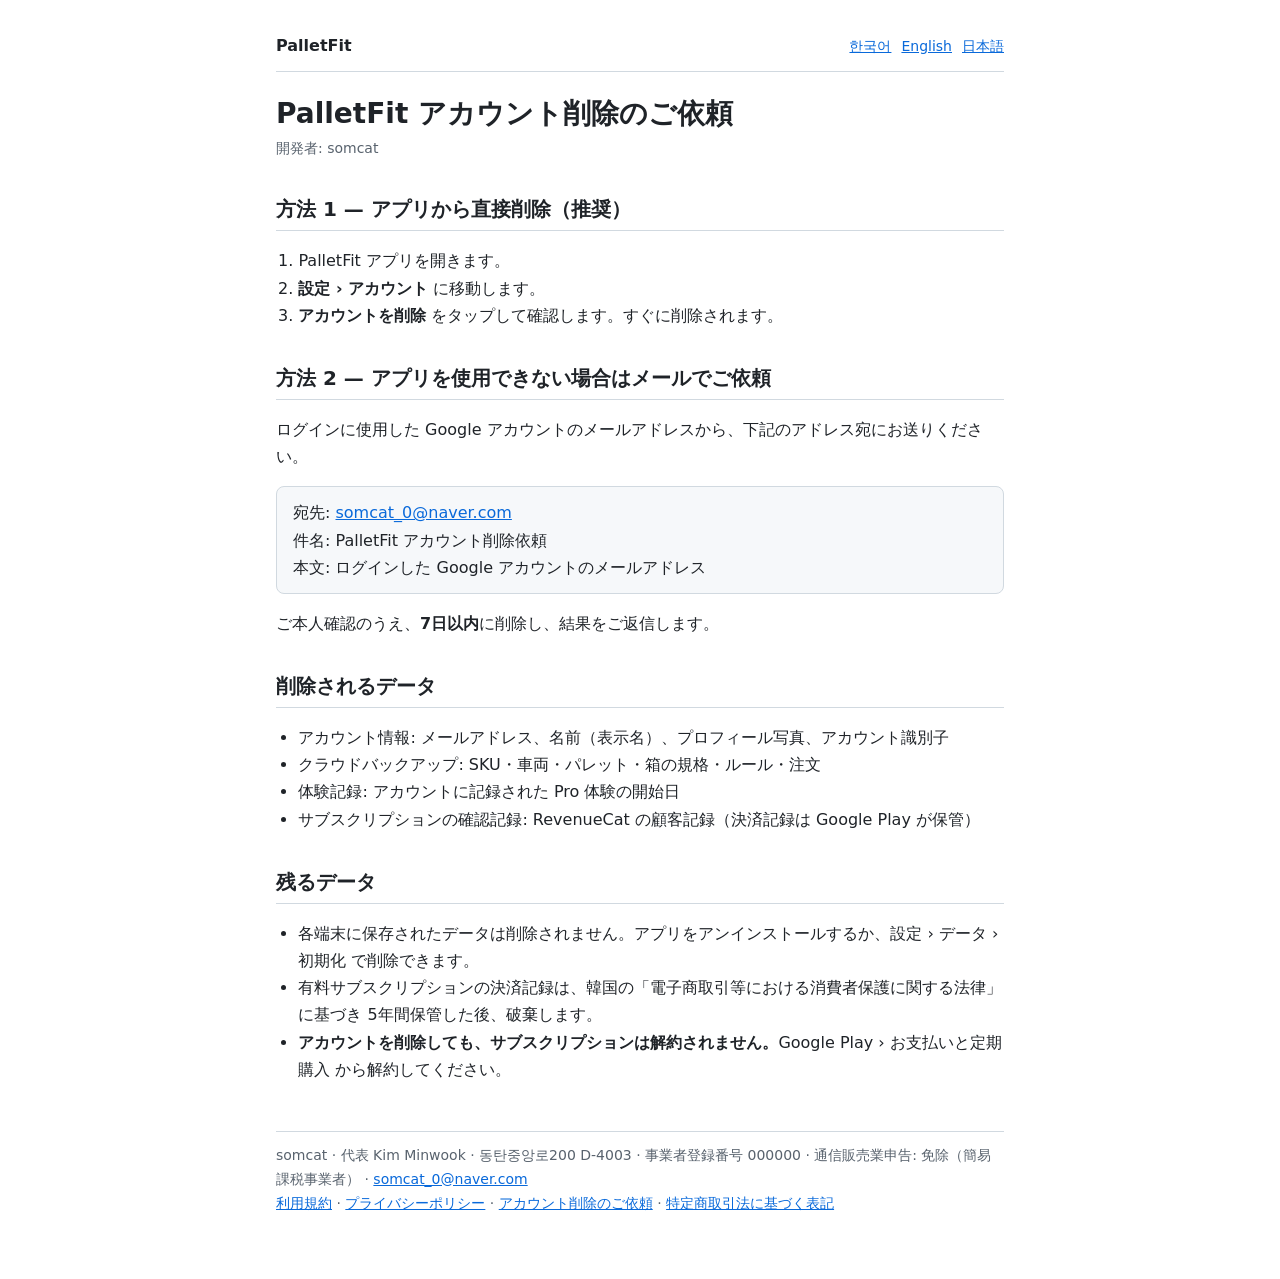
<file: palletfit/ja/delete-account.html>
<!doctype html>
<html lang="ja">
<head>
<meta charset="utf-8" />
<meta name="viewport" content="width=device-width, initial-scale=1" />
<title>アカウント削除のご依頼 · PalletFit</title>
<link rel="stylesheet" href="../style.css" />
</head>
<body>
<main>
<header class="top">
    <a class="brand" href="../">PalletFit</a>
    <nav class="lang"><a href="../ko/delete-account.html">한국어</a><a href="../en/delete-account.html">English</a><a href="../ja/delete-account.html">日本語</a></nav>
</header>

<h1>PalletFit アカウント削除のご依頼</h1>
<p class="meta">開発者: somcat</p>

<h2>方法 1 — アプリから直接削除（推奨）</h2>
<ol>
    <li>PalletFit アプリを開きます。</li>
    <li><b>設定 › アカウント</b> に移動します。</li>
    <li><b>アカウントを削除</b> をタップして確認します。すぐに削除されます。</li>
</ol>

<h2>方法 2 — アプリを使用できない場合はメールでご依頼</h2>
<p>ログインに使用した Google アカウントのメールアドレスから、下記のアドレス宛にお送りください。</p>
<div class="box">
    宛先: <a href="mailto:somcat_0@naver.com?subject=PalletFit%20%E3%82%A2%E3%82%AB%E3%82%A6%E3%83%B3%E3%83%88%E5%89%8A%E9%99%A4%E4%BE%9D%E9%A0%BC">somcat_0@naver.com</a><br />
    件名: PalletFit アカウント削除依頼<br />
    本文: ログインした Google アカウントのメールアドレス
</div>
<p>ご本人確認のうえ、<b>7日以内</b>に削除し、結果をご返信します。</p>

<h2>削除されるデータ</h2>
<ul>
    <li>アカウント情報: メールアドレス、名前（表示名）、プロフィール写真、アカウント識別子</li>
    <li>クラウドバックアップ: SKU・車両・パレット・箱の規格・ルール・注文</li>
    <li>体験記録: アカウントに記録された Pro 体験の開始日</li>
    <li>サブスクリプションの確認記録: RevenueCat の顧客記録（決済記録は Google Play が保管）</li>
</ul>

<h2>残るデータ</h2>
<ul>
    <li>各端末に保存されたデータは削除されません。アプリをアンインストールするか、設定 › データ › 初期化 で削除できます。</li>
    <li>有料サブスクリプションの決済記録は、韓国の「電子商取引等における消費者保護に関する法律」に基づき 5年間保管した後、破棄します。</li>
    <li><b>アカウントを削除しても、サブスクリプションは解約されません。</b>Google Play › お支払いと定期購入 から解約してください。</li>
</ul>

<footer>
    somcat · 代表 Kim Minwook · 동탄중앙로200 D-4003 · 事業者登録番号 000000 · 通信販売業申告: 免除（簡易課税事業者） · <a href="mailto:somcat_0@naver.com">somcat_0@naver.com</a><br />
    <a href="terms.html">利用規約</a> · <a href="privacy.html">プライバシーポリシー</a> · <a href="delete-account.html">アカウント削除のご依頼</a> · <a href="tokushoho.html">特定商取引法に基づく表記</a>
</footer>
</main>
</body>
</html>
</file>
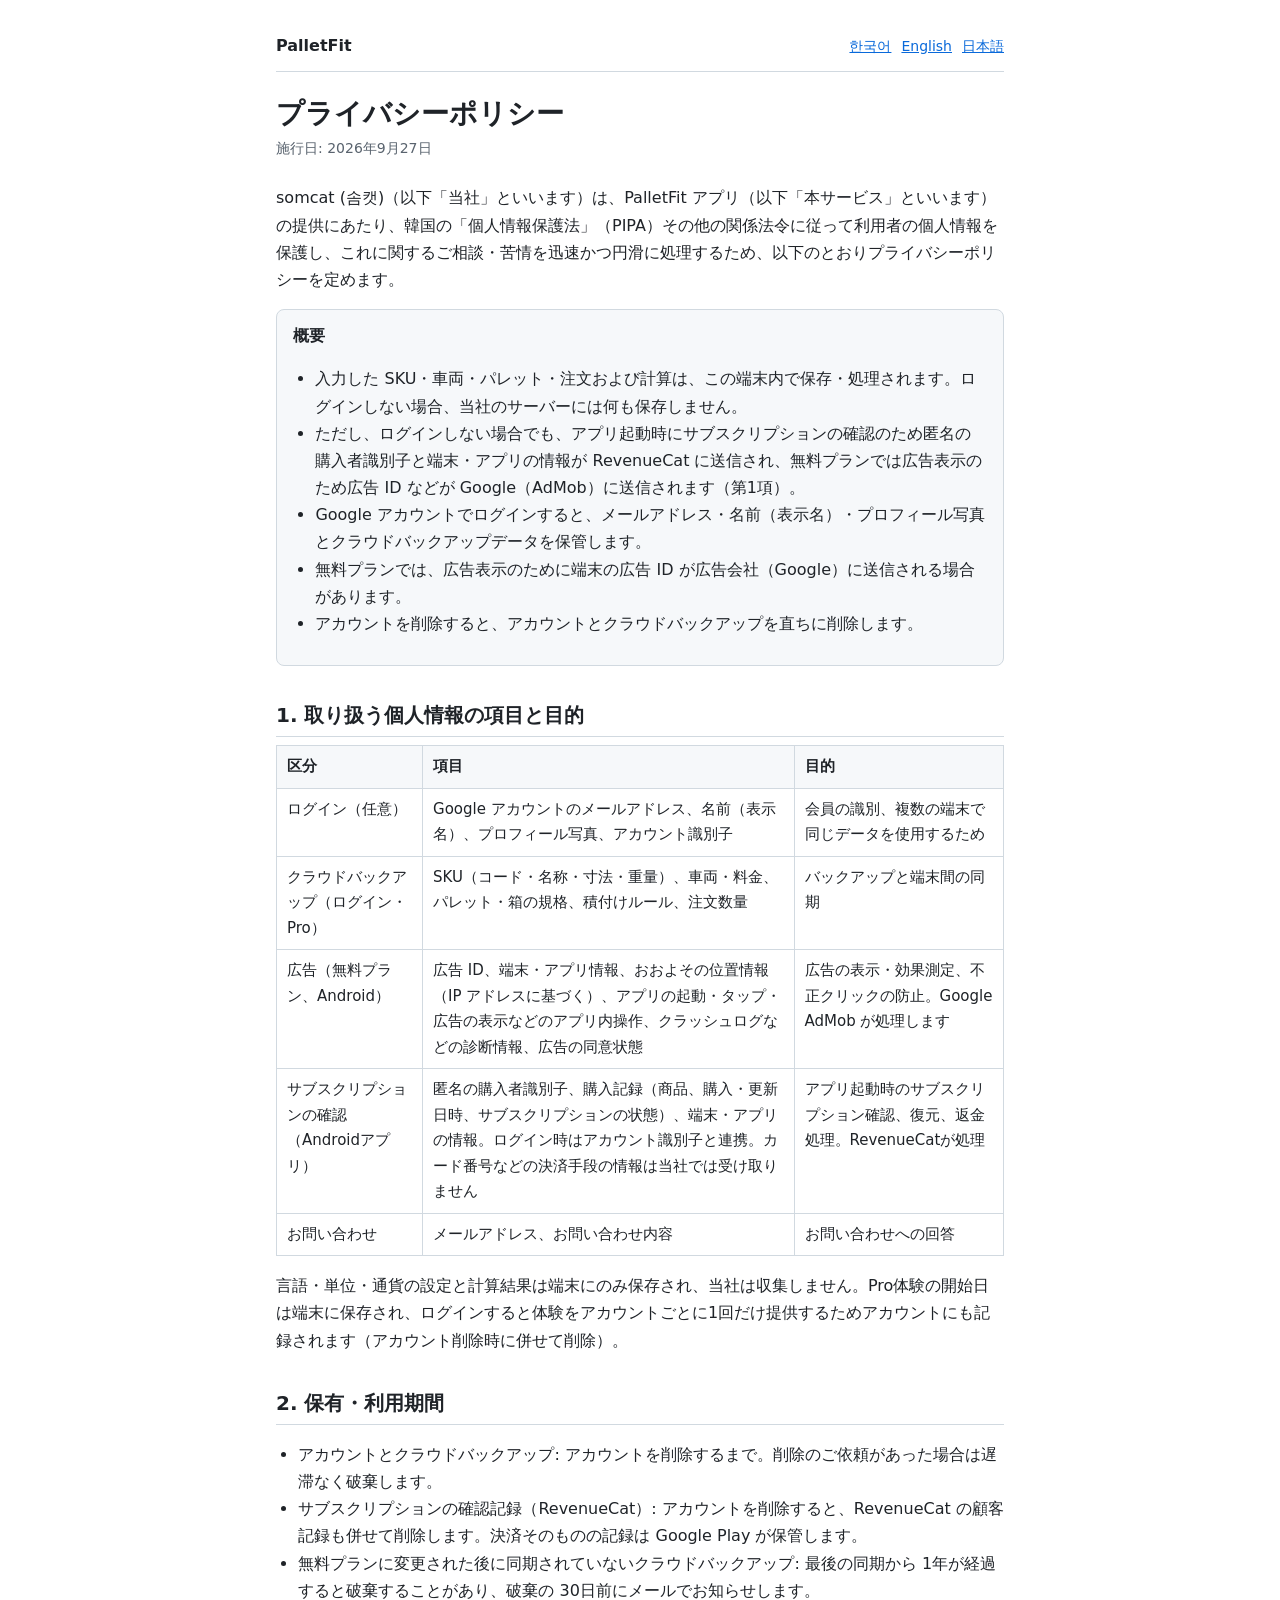
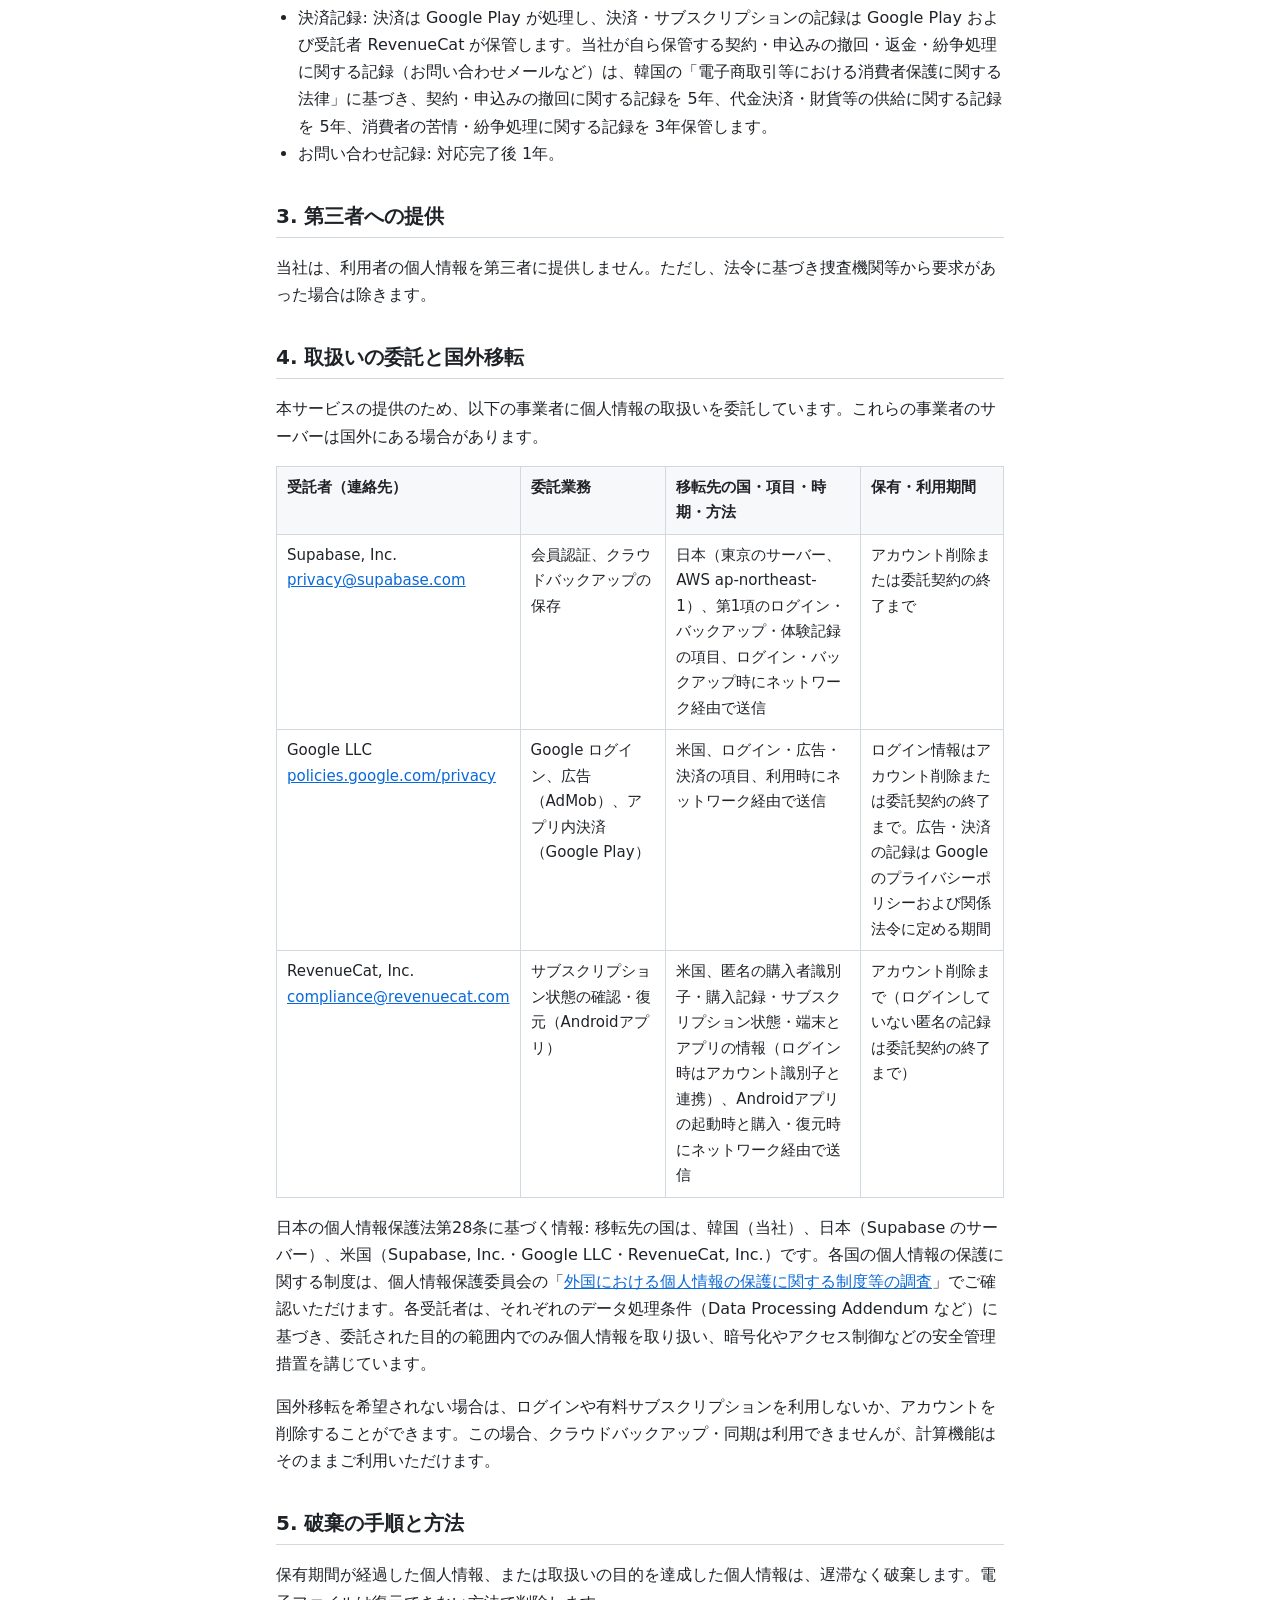
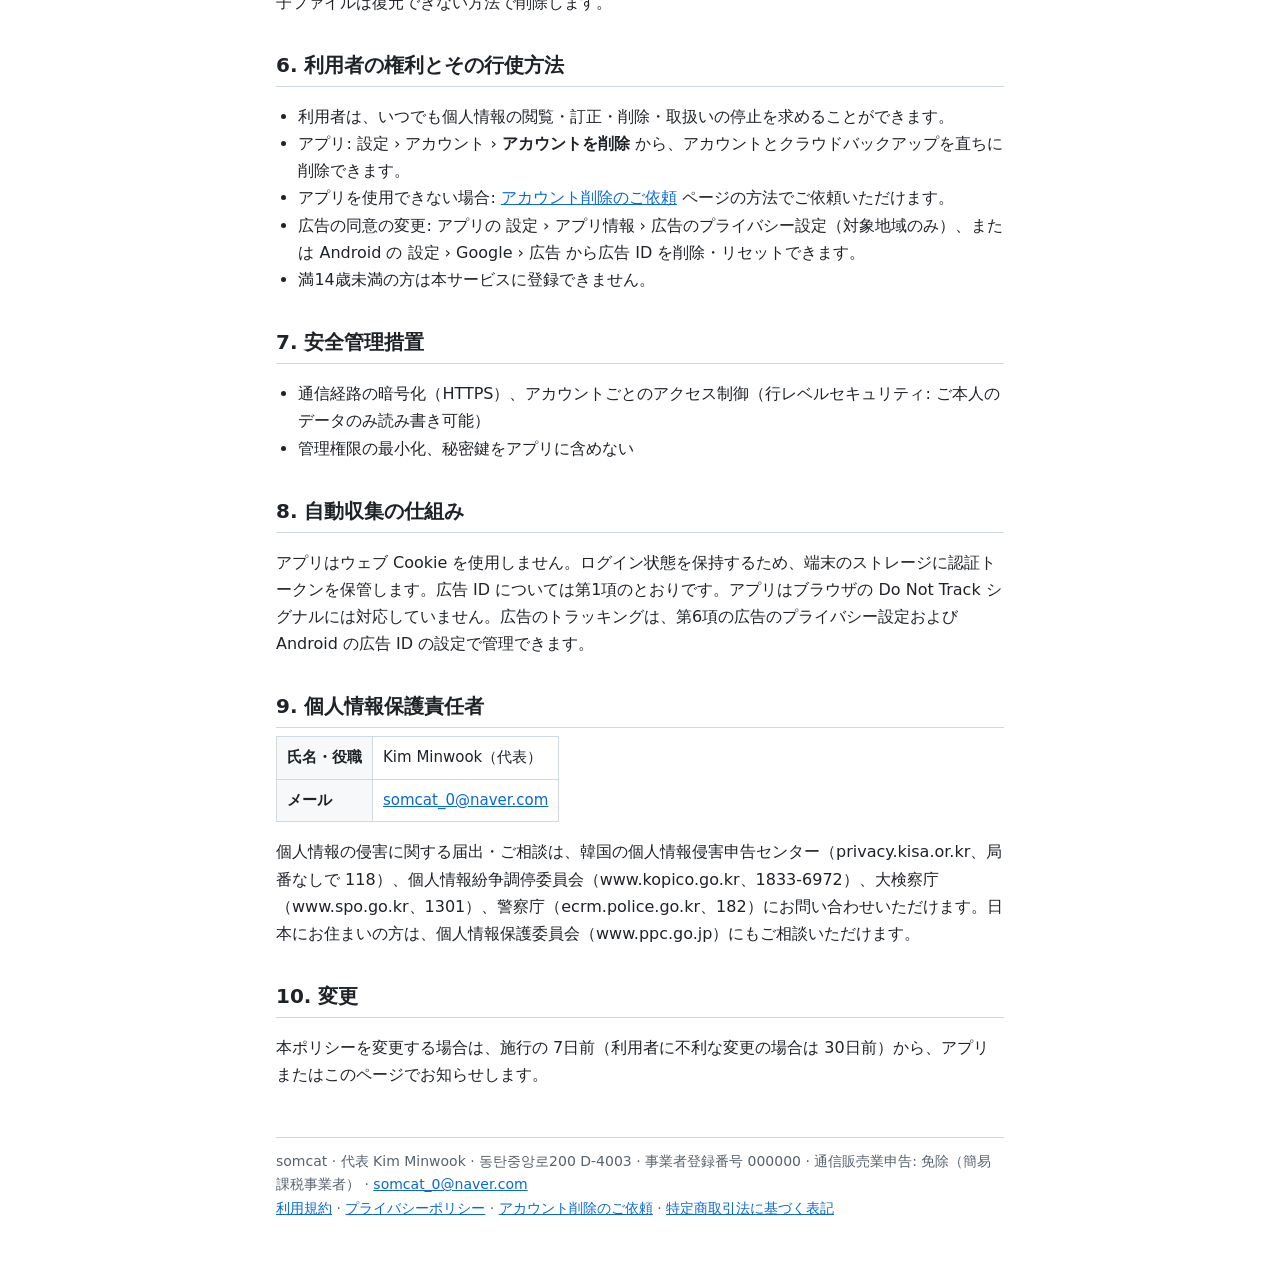
<file: palletfit/ja/privacy.html>
<!doctype html>
<html lang="ja">
<head>
<meta charset="utf-8" />
<meta name="viewport" content="width=device-width, initial-scale=1" />
<title>プライバシーポリシー · PalletFit</title>
<link rel="stylesheet" href="../style.css" />
</head>
<body>
<main>
<header class="top">
    <a class="brand" href="../">PalletFit</a>
    <nav class="lang"><a href="../ko/privacy.html">한국어</a><a href="../en/privacy.html">English</a><a href="../ja/privacy.html">日本語</a></nav>
</header>

<h1>プライバシーポリシー</h1>
<p class="meta">施行日: 2026年9月27日</p>

<p>somcat (솜캣)（以下「当社」といいます）は、PalletFit アプリ（以下「本サービス」といいます）の提供にあたり、韓国の「個人情報保護法」（PIPA）その他の関係法令に従って利用者の個人情報を保護し、これに関するご相談・苦情を迅速かつ円滑に処理するため、以下のとおりプライバシーポリシーを定めます。</p>

<div class="box">
    <b>概要</b>
    <ul>
        <li>入力した SKU・車両・パレット・注文および計算は、この端末内で保存・処理されます。ログインしない場合、当社のサーバーには何も保存しません。</li>
        <li>ただし、ログインしない場合でも、アプリ起動時にサブスクリプションの確認のため匿名の購入者識別子と端末・アプリの情報が RevenueCat に送信され、無料プランでは広告表示のため広告 ID などが Google（AdMob）に送信されます（第1項）。</li>
        <li>Google アカウントでログインすると、メールアドレス・名前（表示名）・プロフィール写真とクラウドバックアップデータを保管します。</li>
        <li>無料プランでは、広告表示のために端末の広告 ID が広告会社（Google）に送信される場合があります。</li>
        <li>アカウントを削除すると、アカウントとクラウドバックアップを直ちに削除します。</li>
    </ul>
</div>

<h2>1. 取り扱う個人情報の項目と目的</h2>
<table>
    <tr><th>区分</th><th>項目</th><th>目的</th></tr>
    <tr><td>ログイン（任意）</td><td>Google アカウントのメールアドレス、名前（表示名）、プロフィール写真、アカウント識別子</td><td>会員の識別、複数の端末で同じデータを使用するため</td></tr>
    <tr><td>クラウドバックアップ（ログイン・Pro）</td><td>SKU（コード・名称・寸法・重量）、車両・料金、パレット・箱の規格、積付けルール、注文数量</td><td>バックアップと端末間の同期</td></tr>
    <tr><td>広告（無料プラン、Android）</td><td>広告 ID、端末・アプリ情報、おおよその位置情報（IP アドレスに基づく）、アプリの起動・タップ・広告の表示などのアプリ内操作、クラッシュログなどの診断情報、広告の同意状態</td><td>広告の表示・効果測定、不正クリックの防止。Google AdMob が処理します</td></tr>
    <tr><td>サブスクリプションの確認（Androidアプリ）</td><td>匿名の購入者識別子、購入記録（商品、購入・更新日時、サブスクリプションの状態）、端末・アプリの情報。ログイン時はアカウント識別子と連携。カード番号などの決済手段の情報は当社では受け取りません</td><td>アプリ起動時のサブスクリプション確認、復元、返金処理。RevenueCatが処理</td></tr>
    <tr><td>お問い合わせ</td><td>メールアドレス、お問い合わせ内容</td><td>お問い合わせへの回答</td></tr>
</table>
<p>言語・単位・通貨の設定と計算結果は端末にのみ保存され、当社は収集しません。Pro体験の開始日は端末に保存され、ログインすると体験をアカウントごとに1回だけ提供するためアカウントにも記録されます（アカウント削除時に併せて削除）。</p>

<h2>2. 保有・利用期間</h2>
<ul>
    <li>アカウントとクラウドバックアップ: アカウントを削除するまで。削除のご依頼があった場合は遅滞なく破棄します。</li>
    <li>サブスクリプションの確認記録（RevenueCat）: アカウントを削除すると、RevenueCat の顧客記録も併せて削除します。決済そのものの記録は Google Play が保管します。</li>
    <li>無料プランに変更された後に同期されていないクラウドバックアップ: 最後の同期から 1年が経過すると破棄することがあり、破棄の 30日前にメールでお知らせします。</li>
    <li>決済記録: 決済は Google Play が処理し、決済・サブスクリプションの記録は Google Play および受託者 RevenueCat が保管します。当社が自ら保管する契約・申込みの撤回・返金・紛争処理に関する記録（お問い合わせメールなど）は、韓国の「電子商取引等における消費者保護に関する法律」に基づき、契約・申込みの撤回に関する記録を 5年、代金決済・財貨等の供給に関する記録を 5年、消費者の苦情・紛争処理に関する記録を 3年保管します。</li>
    <li>お問い合わせ記録: 対応完了後 1年。</li>
</ul>

<h2>3. 第三者への提供</h2>
<p>当社は、利用者の個人情報を第三者に提供しません。ただし、法令に基づき捜査機関等から要求があった場合は除きます。</p>

<h2>4. 取扱いの委託と国外移転</h2>
<p>本サービスの提供のため、以下の事業者に個人情報の取扱いを委託しています。これらの事業者のサーバーは国外にある場合があります。</p>
<table>
    <tr><th>受託者（連絡先）</th><th>委託業務</th><th>移転先の国・項目・時期・方法</th><th>保有・利用期間</th></tr>
    <tr><td>Supabase, Inc.<br><a href="mailto:privacy@supabase.com">privacy@supabase.com</a></td><td>会員認証、クラウドバックアップの保存</td><td>日本（東京のサーバー、AWS ap-northeast-1）、第1項のログイン・バックアップ・体験記録の項目、ログイン・バックアップ時にネットワーク経由で送信</td><td>アカウント削除または委託契約の終了まで</td></tr>
    <tr><td>Google LLC<br><a href="https://policies.google.com/privacy">policies.google.com/privacy</a></td><td>Google ログイン、広告（AdMob）、アプリ内決済（Google Play）</td><td>米国、ログイン・広告・決済の項目、利用時にネットワーク経由で送信</td><td>ログイン情報はアカウント削除または委託契約の終了まで。広告・決済の記録は Google のプライバシーポリシーおよび関係法令に定める期間</td></tr>
    <tr><td>RevenueCat, Inc.<br><a href="mailto:compliance@revenuecat.com">compliance@revenuecat.com</a></td><td>サブスクリプション状態の確認・復元（Androidアプリ）</td><td>米国、匿名の購入者識別子・購入記録・サブスクリプション状態・端末とアプリの情報（ログイン時はアカウント識別子と連携）、Androidアプリの起動時と購入・復元時にネットワーク経由で送信</td><td>アカウント削除まで（ログインしていない匿名の記録は委託契約の終了まで）</td></tr>
</table>
<p>日本の個人情報保護法第28条に基づく情報: 移転先の国は、韓国（当社）、日本（Supabase のサーバー）、米国（Supabase, Inc.・Google LLC・RevenueCat, Inc.）です。各国の個人情報の保護に関する制度は、個人情報保護委員会の「<a href="https://www.ppc.go.jp/personalinfo/legal/kaiseihogohou/#gaikoku">外国における個人情報の保護に関する制度等の調査</a>」でご確認いただけます。各受託者は、それぞれのデータ処理条件（Data Processing Addendum など）に基づき、委託された目的の範囲内でのみ個人情報を取り扱い、暗号化やアクセス制御などの安全管理措置を講じています。</p>
<p>国外移転を希望されない場合は、ログインや有料サブスクリプションを利用しないか、アカウントを削除することができます。この場合、クラウドバックアップ・同期は利用できませんが、計算機能はそのままご利用いただけます。</p>

<h2>5. 破棄の手順と方法</h2>
<p>保有期間が経過した個人情報、または取扱いの目的を達成した個人情報は、遅滞なく破棄します。電子ファイルは復元できない方法で削除します。</p>

<h2>6. 利用者の権利とその行使方法</h2>
<ul>
    <li>利用者は、いつでも個人情報の閲覧・訂正・削除・取扱いの停止を求めることができます。</li>
    <li>アプリ: 設定 › アカウント › <b>アカウントを削除</b> から、アカウントとクラウドバックアップを直ちに削除できます。</li>
    <li>アプリを使用できない場合: <a href="delete-account.html">アカウント削除のご依頼</a> ページの方法でご依頼いただけます。</li>
    <li>広告の同意の変更: アプリの 設定 › アプリ情報 › 広告のプライバシー設定（対象地域のみ）、または Android の 設定 › Google › 広告 から広告 ID を削除・リセットできます。</li>
    <li>満14歳未満の方は本サービスに登録できません。</li>
</ul>

<h2>7. 安全管理措置</h2>
<ul>
    <li>通信経路の暗号化（HTTPS）、アカウントごとのアクセス制御（行レベルセキュリティ: ご本人のデータのみ読み書き可能）</li>
    <li>管理権限の最小化、秘密鍵をアプリに含めない</li>
</ul>

<h2>8. 自動収集の仕組み</h2>
<p>アプリはウェブ Cookie を使用しません。ログイン状態を保持するため、端末のストレージに認証トークンを保管します。広告 ID については第1項のとおりです。アプリはブラウザの Do Not Track シグナルには対応していません。広告のトラッキングは、第6項の広告のプライバシー設定および Android の広告 ID の設定で管理できます。</p>

<h2>9. 個人情報保護責任者</h2>
<table>
    <tr><th>氏名・役職</th><td>Kim Minwook（代表）</td></tr>
    <tr><th>メール</th><td><a href="mailto:somcat_0@naver.com">somcat_0@naver.com</a></td></tr>
</table>
<p>個人情報の侵害に関する届出・ご相談は、韓国の個人情報侵害申告センター（privacy.kisa.or.kr、局番なしで 118）、個人情報紛争調停委員会（www.kopico.go.kr、1833-6972）、大検察庁（www.spo.go.kr、1301）、警察庁（ecrm.police.go.kr、182）にお問い合わせいただけます。日本にお住まいの方は、個人情報保護委員会（www.ppc.go.jp）にもご相談いただけます。</p>

<h2>10. 変更</h2>
<p>本ポリシーを変更する場合は、施行の 7日前（利用者に不利な変更の場合は 30日前）から、アプリまたはこのページでお知らせします。</p>

<footer>
    somcat · 代表 Kim Minwook · 동탄중앙로200 D-4003 · 事業者登録番号 000000 · 通信販売業申告: 免除（簡易課税事業者） · <a href="mailto:somcat_0@naver.com">somcat_0@naver.com</a><br />
    <a href="terms.html">利用規約</a> · <a href="privacy.html">プライバシーポリシー</a> · <a href="delete-account.html">アカウント削除のご依頼</a> · <a href="tokushoho.html">特定商取引法に基づく表記</a>
</footer>
</main>
</body>
</html>
</file>
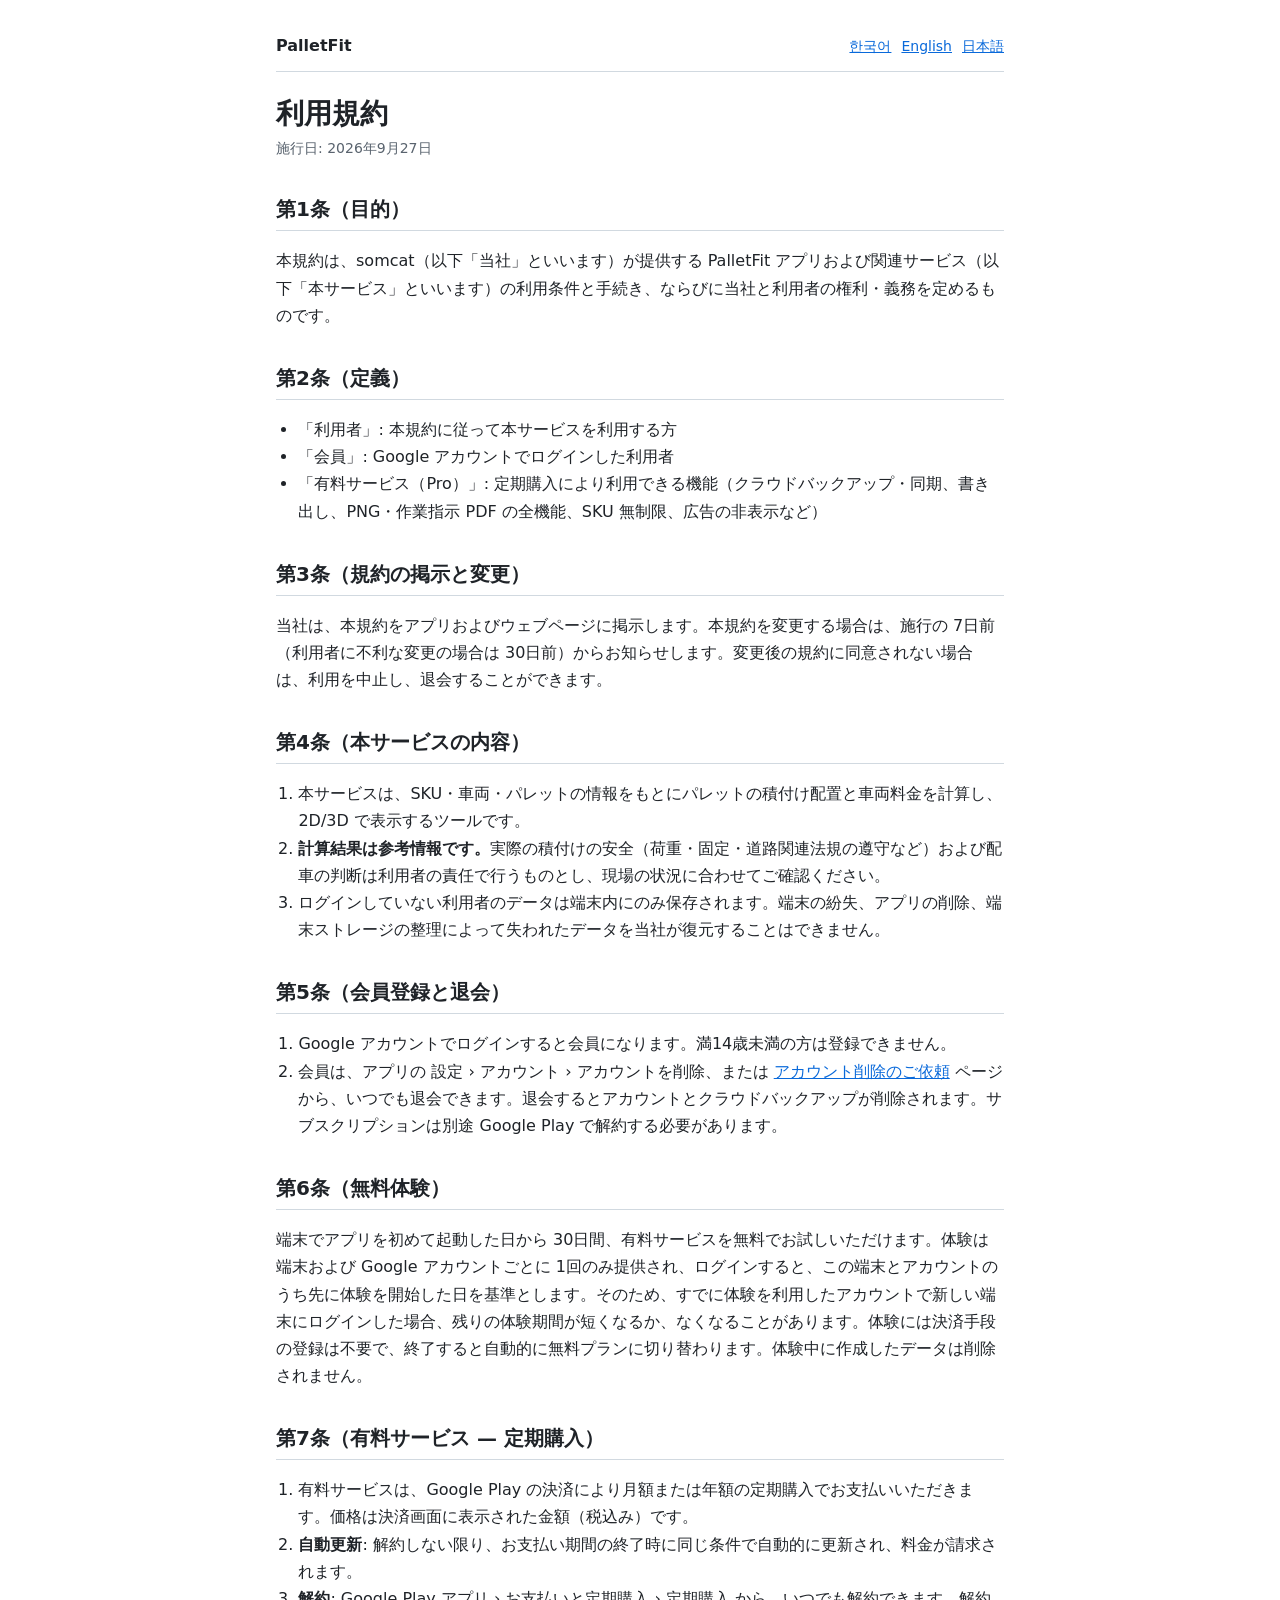
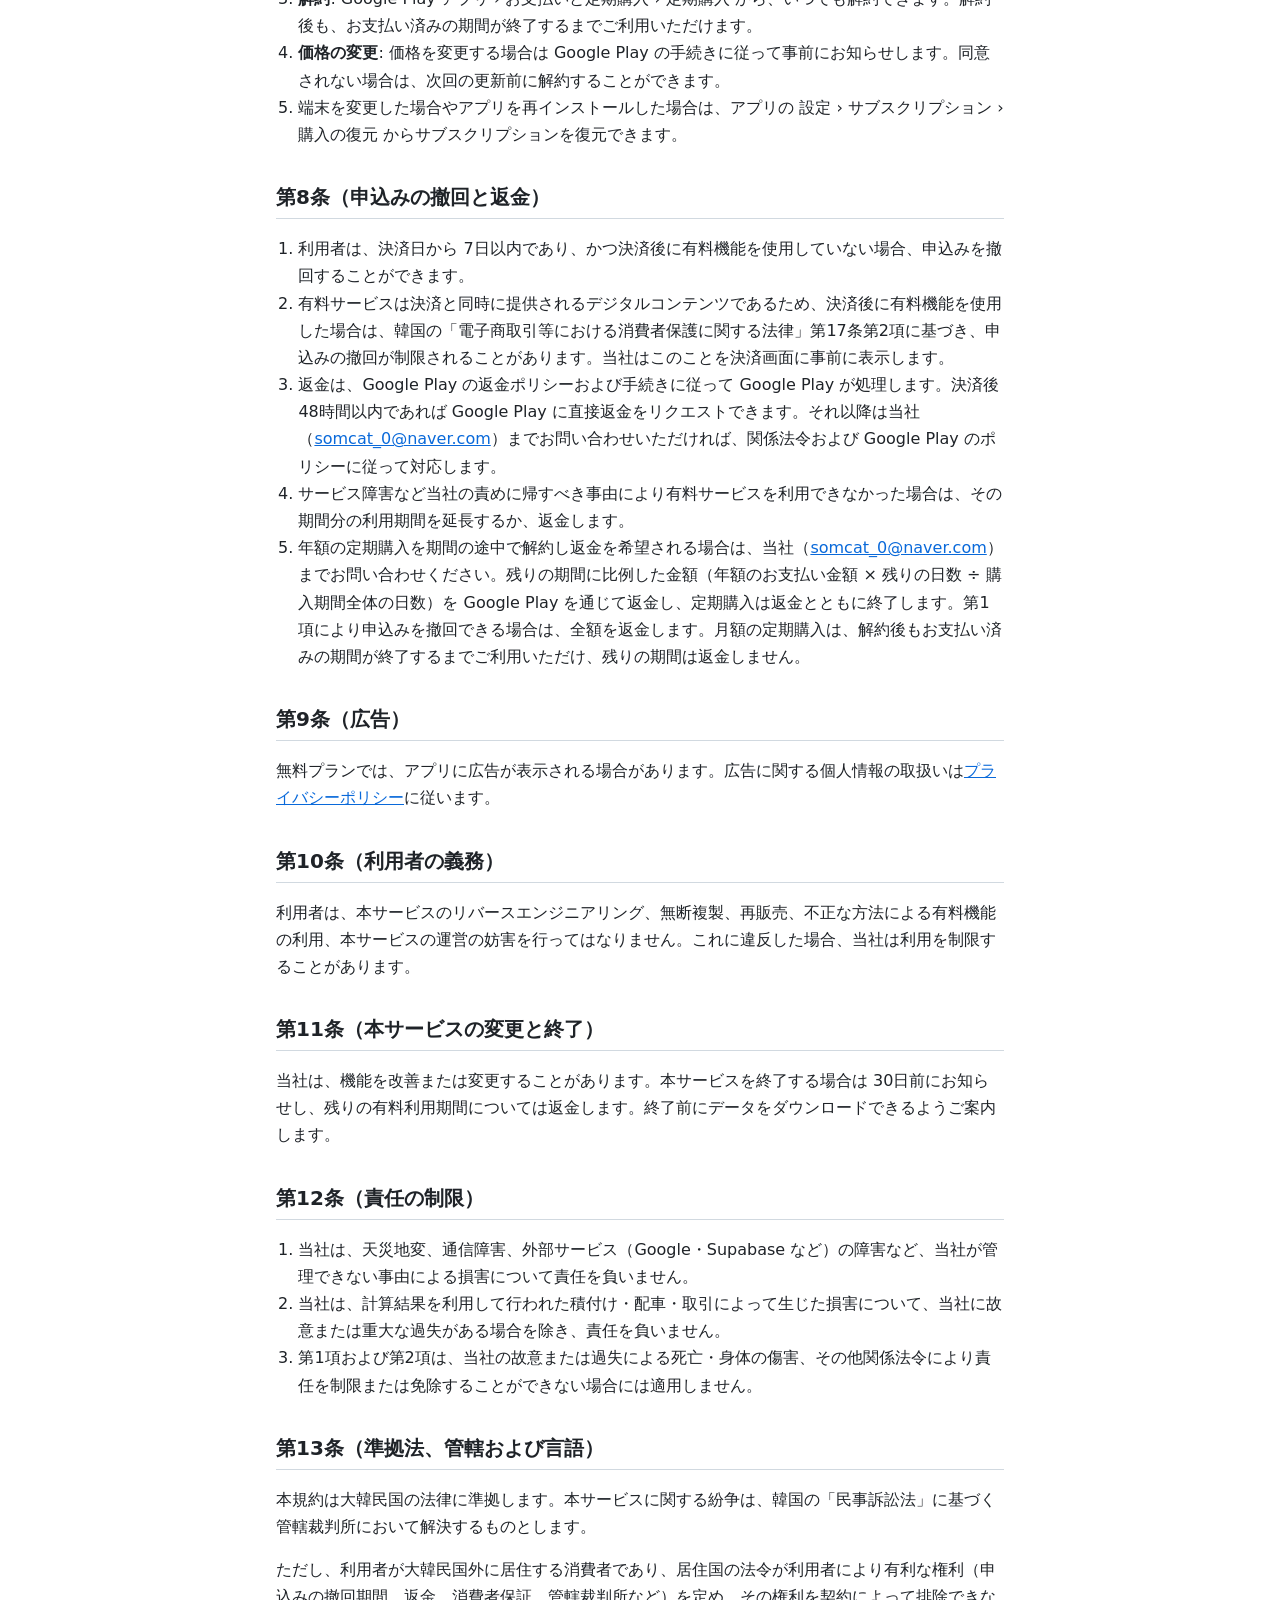
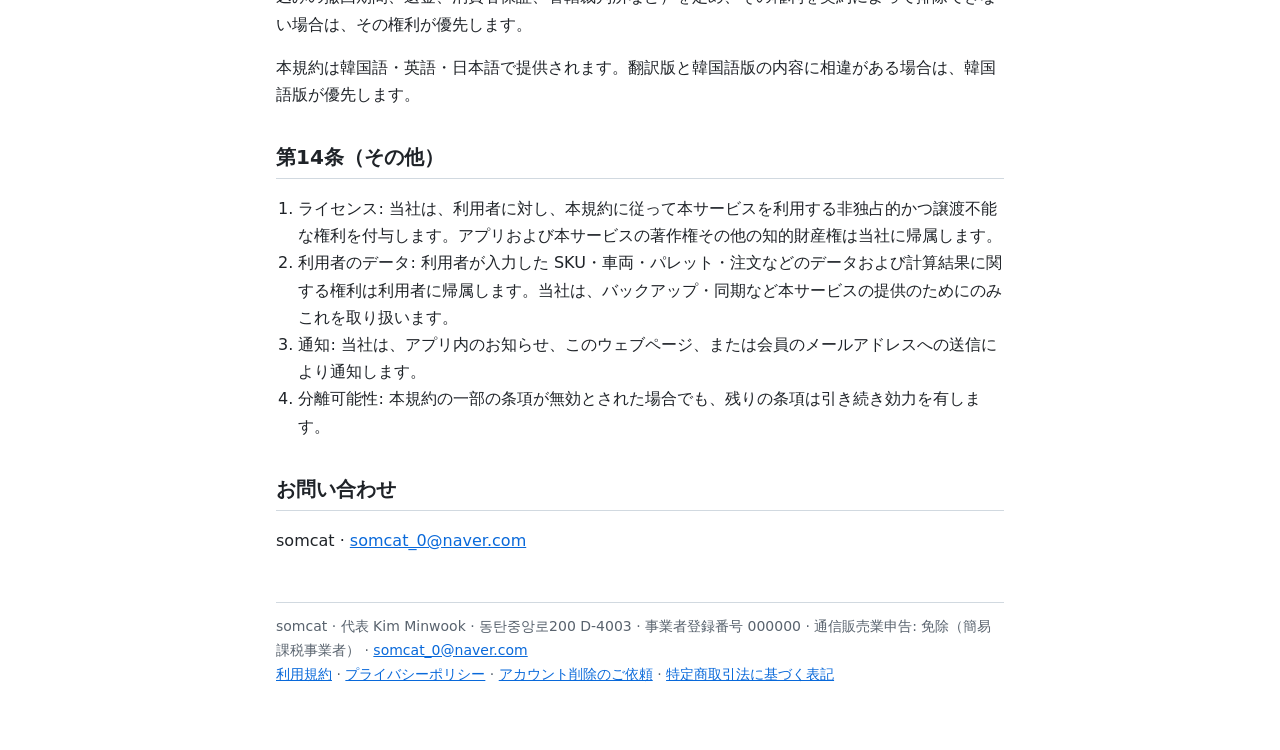
<file: palletfit/ja/terms.html>
<!doctype html>
<html lang="ja">
<head>
<meta charset="utf-8" />
<meta name="viewport" content="width=device-width, initial-scale=1" />
<title>利用規約 · PalletFit</title>
<link rel="stylesheet" href="../style.css" />
</head>
<body>
<main>
<header class="top">
    <a class="brand" href="../">PalletFit</a>
    <nav class="lang"><a href="../ko/terms.html">한국어</a><a href="../en/terms.html">English</a><a href="../ja/terms.html">日本語</a></nav>
</header>

<h1>利用規約</h1>
<p class="meta">施行日: 2026年9月27日</p>

<h2>第1条（目的）</h2>
<p>本規約は、somcat（以下「当社」といいます）が提供する PalletFit アプリおよび関連サービス（以下「本サービス」といいます）の利用条件と手続き、ならびに当社と利用者の権利・義務を定めるものです。</p>

<h2>第2条（定義）</h2>
<ul>
    <li>「利用者」: 本規約に従って本サービスを利用する方</li>
    <li>「会員」: Google アカウントでログインした利用者</li>
    <li>「有料サービス（Pro）」: 定期購入により利用できる機能（クラウドバックアップ・同期、書き出し、PNG・作業指示 PDF の全機能、SKU 無制限、広告の非表示など）</li>
</ul>

<h2>第3条（規約の掲示と変更）</h2>
<p>当社は、本規約をアプリおよびウェブページに掲示します。本規約を変更する場合は、施行の 7日前（利用者に不利な変更の場合は 30日前）からお知らせします。変更後の規約に同意されない場合は、利用を中止し、退会することができます。</p>

<h2>第4条（本サービスの内容）</h2>
<ol>
    <li>本サービスは、SKU・車両・パレットの情報をもとにパレットの積付け配置と車両料金を計算し、2D/3D で表示するツールです。</li>
    <li><b>計算結果は参考情報です。</b>実際の積付けの安全（荷重・固定・道路関連法規の遵守など）および配車の判断は利用者の責任で行うものとし、現場の状況に合わせてご確認ください。</li>
    <li>ログインしていない利用者のデータは端末内にのみ保存されます。端末の紛失、アプリの削除、端末ストレージの整理によって失われたデータを当社が復元することはできません。</li>
</ol>

<h2>第5条（会員登録と退会）</h2>
<ol>
    <li>Google アカウントでログインすると会員になります。満14歳未満の方は登録できません。</li>
    <li>会員は、アプリの 設定 › アカウント › アカウントを削除、または <a href="delete-account.html">アカウント削除のご依頼</a> ページから、いつでも退会できます。退会するとアカウントとクラウドバックアップが削除されます。サブスクリプションは別途 Google Play で解約する必要があります。</li>
</ol>

<h2>第6条（無料体験）</h2>
<p>端末でアプリを初めて起動した日から 30日間、有料サービスを無料でお試しいただけます。体験は端末および Google アカウントごとに 1回のみ提供され、ログインすると、この端末とアカウントのうち先に体験を開始した日を基準とします。そのため、すでに体験を利用したアカウントで新しい端末にログインした場合、残りの体験期間が短くなるか、なくなることがあります。体験には決済手段の登録は不要で、終了すると自動的に無料プランに切り替わります。体験中に作成したデータは削除されません。</p>

<h2>第7条（有料サービス — 定期購入）</h2>
<ol>
    <li>有料サービスは、Google Play の決済により月額または年額の定期購入でお支払いいただきます。価格は決済画面に表示された金額（税込み）です。</li>
    <li><b>自動更新</b>: 解約しない限り、お支払い期間の終了時に同じ条件で自動的に更新され、料金が請求されます。</li>
    <li><b>解約</b>: Google Play アプリ › お支払いと定期購入 › 定期購入 から、いつでも解約できます。解約後も、お支払い済みの期間が終了するまでご利用いただけます。</li>
    <li><b>価格の変更</b>: 価格を変更する場合は Google Play の手続きに従って事前にお知らせします。同意されない場合は、次回の更新前に解約することができます。</li>
    <li>端末を変更した場合やアプリを再インストールした場合は、アプリの 設定 › サブスクリプション › 購入の復元 からサブスクリプションを復元できます。</li>
</ol>

<h2>第8条（申込みの撤回と返金）</h2>
<ol>
    <li>利用者は、決済日から 7日以内であり、かつ決済後に有料機能を使用していない場合、申込みを撤回することができます。</li>
    <li>有料サービスは決済と同時に提供されるデジタルコンテンツであるため、決済後に有料機能を使用した場合は、韓国の「電子商取引等における消費者保護に関する法律」第17条第2項に基づき、申込みの撤回が制限されることがあります。当社はこのことを決済画面に事前に表示します。</li>
    <li>返金は、Google Play の返金ポリシーおよび手続きに従って Google Play が処理します。決済後 48時間以内であれば Google Play に直接返金をリクエストできます。それ以降は当社（<a href="mailto:somcat_0@naver.com">somcat_0@naver.com</a>）までお問い合わせいただければ、関係法令および Google Play のポリシーに従って対応します。</li>
    <li>サービス障害など当社の責めに帰すべき事由により有料サービスを利用できなかった場合は、その期間分の利用期間を延長するか、返金します。</li>
    <li>年額の定期購入を期間の途中で解約し返金を希望される場合は、当社（<a href="mailto:somcat_0@naver.com">somcat_0@naver.com</a>）までお問い合わせください。残りの期間に比例した金額（年額のお支払い金額 × 残りの日数 ÷ 購入期間全体の日数）を Google Play を通じて返金し、定期購入は返金とともに終了します。第1項により申込みを撤回できる場合は、全額を返金します。月額の定期購入は、解約後もお支払い済みの期間が終了するまでご利用いただけ、残りの期間は返金しません。</li>
</ol>

<h2>第9条（広告）</h2>
<p>無料プランでは、アプリに広告が表示される場合があります。広告に関する個人情報の取扱いは<a href="privacy.html">プライバシーポリシー</a>に従います。</p>

<h2>第10条（利用者の義務）</h2>
<p>利用者は、本サービスのリバースエンジニアリング、無断複製、再販売、不正な方法による有料機能の利用、本サービスの運営の妨害を行ってはなりません。これに違反した場合、当社は利用を制限することがあります。</p>

<h2>第11条（本サービスの変更と終了）</h2>
<p>当社は、機能を改善または変更することがあります。本サービスを終了する場合は 30日前にお知らせし、残りの有料利用期間については返金します。終了前にデータをダウンロードできるようご案内します。</p>

<h2>第12条（責任の制限）</h2>
<ol>
    <li>当社は、天災地変、通信障害、外部サービス（Google・Supabase など）の障害など、当社が管理できない事由による損害について責任を負いません。</li>
    <li>当社は、計算結果を利用して行われた積付け・配車・取引によって生じた損害について、当社に故意または重大な過失がある場合を除き、責任を負いません。</li>
    <li>第1項および第2項は、当社の故意または過失による死亡・身体の傷害、その他関係法令により責任を制限または免除することができない場合には適用しません。</li>
</ol>

<h2>第13条（準拠法、管轄および言語）</h2>
<p>本規約は大韓民国の法律に準拠します。本サービスに関する紛争は、韓国の「民事訴訟法」に基づく管轄裁判所において解決するものとします。</p>
<p>ただし、利用者が大韓民国外に居住する消費者であり、居住国の法令が利用者により有利な権利（申込みの撤回期間、返金、消費者保証、管轄裁判所など）を定め、その権利を契約によって排除できない場合は、その権利が優先します。</p>
<p>本規約は韓国語・英語・日本語で提供されます。翻訳版と韓国語版の内容に相違がある場合は、韓国語版が優先します。</p>

<h2>第14条（その他）</h2>
<ol>
    <li>ライセンス: 当社は、利用者に対し、本規約に従って本サービスを利用する非独占的かつ譲渡不能な権利を付与します。アプリおよび本サービスの著作権その他の知的財産権は当社に帰属します。</li>
    <li>利用者のデータ: 利用者が入力した SKU・車両・パレット・注文などのデータおよび計算結果に関する権利は利用者に帰属します。当社は、バックアップ・同期など本サービスの提供のためにのみこれを取り扱います。</li>
    <li>通知: 当社は、アプリ内のお知らせ、このウェブページ、または会員のメールアドレスへの送信により通知します。</li>
    <li>分離可能性: 本規約の一部の条項が無効とされた場合でも、残りの条項は引き続き効力を有します。</li>
</ol>

<h2>お問い合わせ</h2>
<p>somcat · <a href="mailto:somcat_0@naver.com">somcat_0@naver.com</a></p>

<footer>
    somcat · 代表 Kim Minwook · 동탄중앙로200 D-4003 · 事業者登録番号 000000 · 通信販売業申告: 免除（簡易課税事業者） · <a href="mailto:somcat_0@naver.com">somcat_0@naver.com</a><br />
    <a href="terms.html">利用規約</a> · <a href="privacy.html">プライバシーポリシー</a> · <a href="delete-account.html">アカウント削除のご依頼</a> · <a href="tokushoho.html">特定商取引法に基づく表記</a>
</footer>
</main>
</body>
</html>
</file>
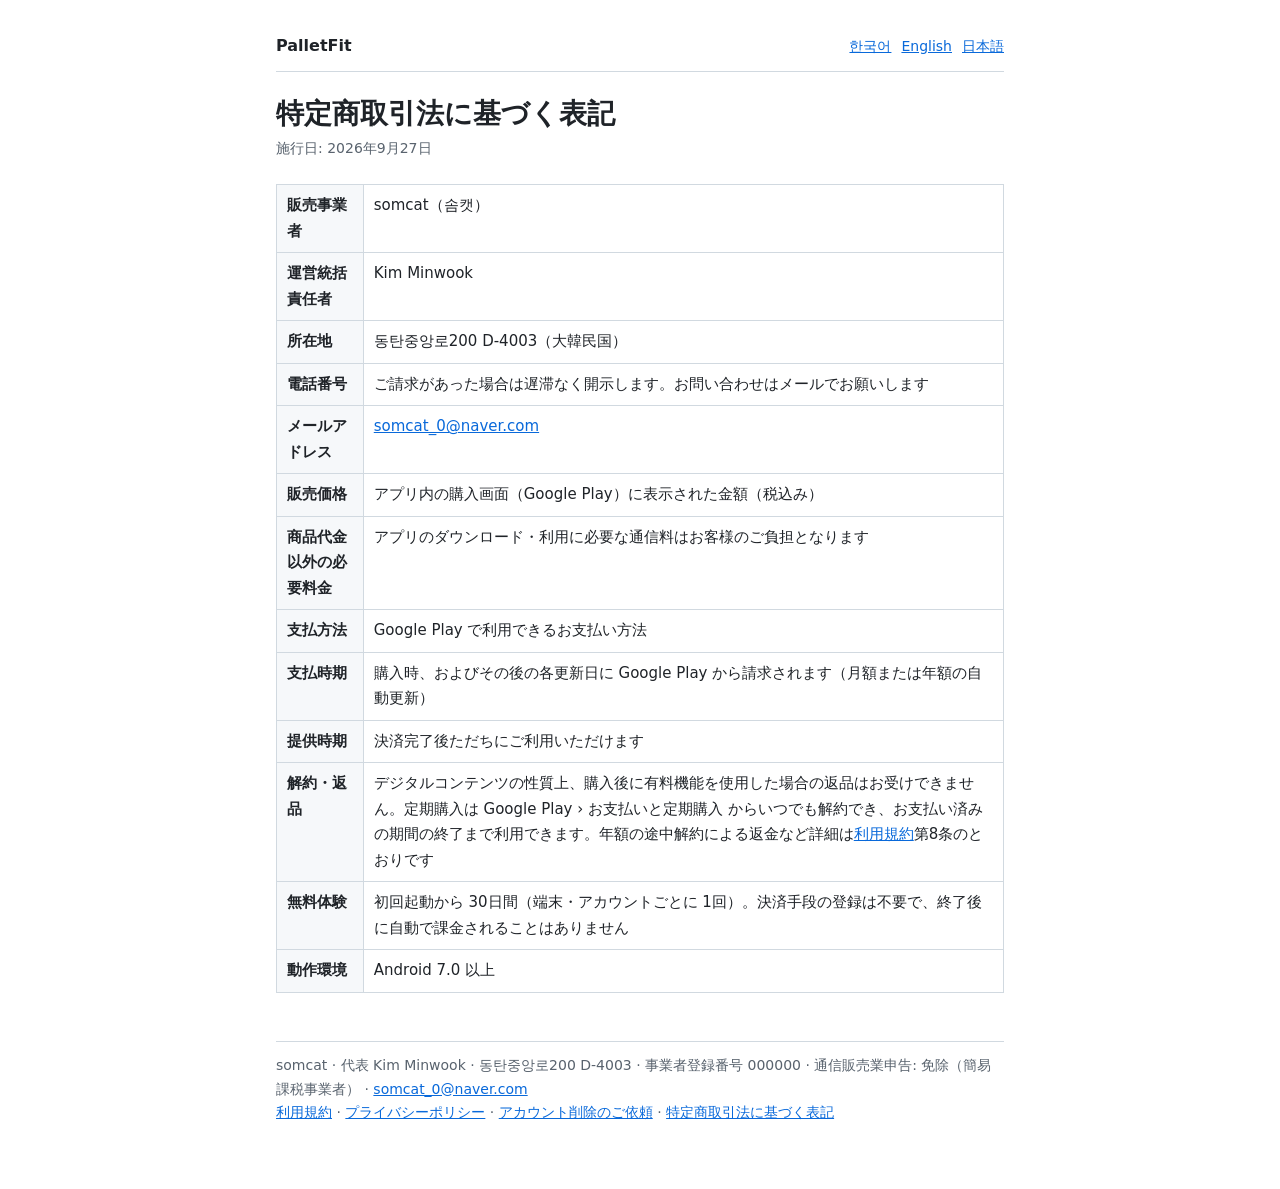
<file: palletfit/ja/tokushoho.html>
<!doctype html>
<html lang="ja">
<head>
<meta charset="utf-8" />
<meta name="viewport" content="width=device-width, initial-scale=1" />
<title>特定商取引法に基づく表記 · PalletFit</title>
<link rel="stylesheet" href="../style.css" />
</head>
<body>
<main>
<header class="top">
    <a class="brand" href="../">PalletFit</a>
    <nav class="lang"><a href="../ko/terms.html">한국어</a><a href="../en/terms.html">English</a><a href="../ja/tokushoho.html">日本語</a></nav>
</header>

<h1>特定商取引法に基づく表記</h1>
<p class="meta">施行日: 2026年9月27日</p>

<table>
    <tr><th>販売事業者</th><td>somcat（솜캣）</td></tr>
    <tr><th>運営統括責任者</th><td>Kim Minwook</td></tr>
    <tr><th>所在地</th><td>동탄중앙로200 D-4003（大韓民国）</td></tr>
    <tr><th>電話番号</th><td>ご請求があった場合は遅滞なく開示します。お問い合わせはメールでお願いします</td></tr>
    <tr><th>メールアドレス</th><td><a href="mailto:somcat_0@naver.com">somcat_0@naver.com</a></td></tr>
    <tr><th>販売価格</th><td>アプリ内の購入画面（Google Play）に表示された金額（税込み）</td></tr>
    <tr><th>商品代金以外の必要料金</th><td>アプリのダウンロード・利用に必要な通信料はお客様のご負担となります</td></tr>
    <tr><th>支払方法</th><td>Google Play で利用できるお支払い方法</td></tr>
    <tr><th>支払時期</th><td>購入時、およびその後の各更新日に Google Play から請求されます（月額または年額の自動更新）</td></tr>
    <tr><th>提供時期</th><td>決済完了後ただちにご利用いただけます</td></tr>
    <tr><th>解約・返品</th><td>デジタルコンテンツの性質上、購入後に有料機能を使用した場合の返品はお受けできません。定期購入は Google Play › お支払いと定期購入 からいつでも解約でき、お支払い済みの期間の終了まで利用できます。年額の途中解約による返金など詳細は<a href="terms.html">利用規約</a>第8条のとおりです</td></tr>
    <tr><th>無料体験</th><td>初回起動から 30日間（端末・アカウントごとに 1回）。決済手段の登録は不要で、終了後に自動で課金されることはありません</td></tr>
    <tr><th>動作環境</th><td>Android 7.0 以上</td></tr>
</table>

<footer>
    somcat · 代表 Kim Minwook · 동탄중앙로200 D-4003 · 事業者登録番号 000000 · 通信販売業申告: 免除（簡易課税事業者） · <a href="mailto:somcat_0@naver.com">somcat_0@naver.com</a><br />
    <a href="terms.html">利用規約</a> · <a href="privacy.html">プライバシーポリシー</a> · <a href="delete-account.html">アカウント削除のご依頼</a> · <a href="tokushoho.html">特定商取引法に基づく表記</a>
</footer>
</main>
</body>
</html>
</file>
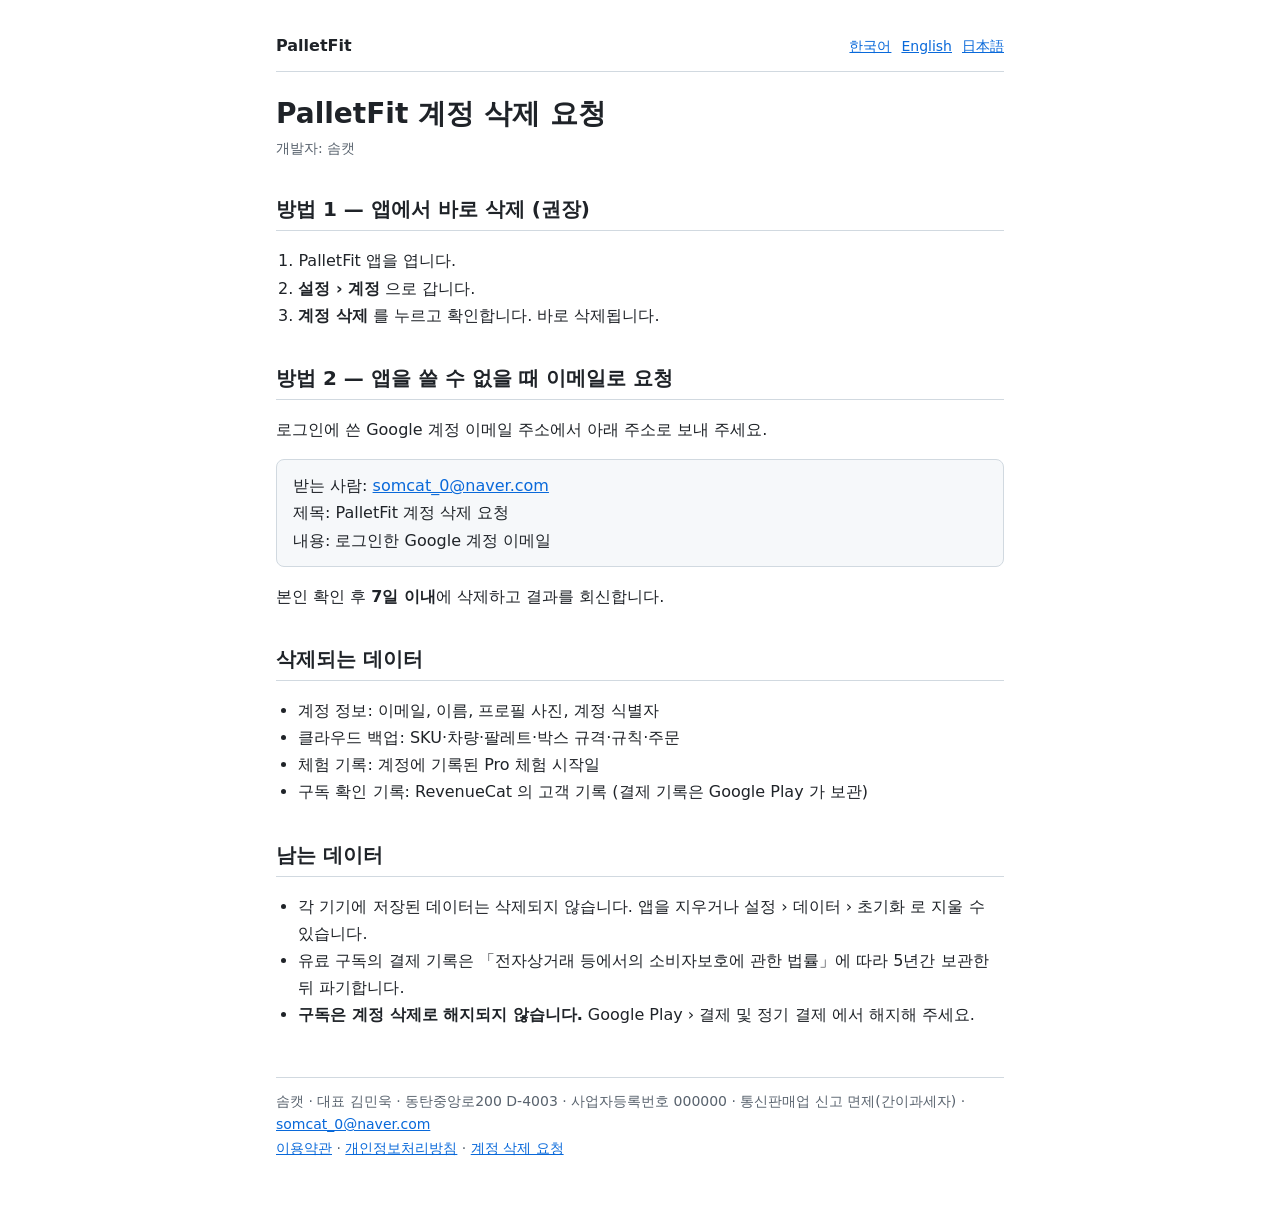
<file: palletfit/ko/delete-account.html>
<!doctype html>
<html lang="ko">
<head>
<meta charset="utf-8" />
<meta name="viewport" content="width=device-width, initial-scale=1" />
<title>계정 삭제 요청 · PalletFit</title>
<link rel="stylesheet" href="../style.css" />
</head>
<body>
<main>
<header class="top">
    <a class="brand" href="../">PalletFit</a>
    <nav class="lang"><a href="../ko/delete-account.html">한국어</a><a href="../en/delete-account.html">English</a><a href="../ja/delete-account.html">日本語</a></nav>
</header>

<h1>PalletFit 계정 삭제 요청</h1>
<p class="meta">개발자: 솜캣</p>

<h2>방법 1 — 앱에서 바로 삭제 (권장)</h2>
<ol>
    <li>PalletFit 앱을 엽니다.</li>
    <li><b>설정 › 계정</b> 으로 갑니다.</li>
    <li><b>계정 삭제</b> 를 누르고 확인합니다. 바로 삭제됩니다.</li>
</ol>

<h2>방법 2 — 앱을 쓸 수 없을 때 이메일로 요청</h2>
<p>로그인에 쓴 Google 계정 이메일 주소에서 아래 주소로 보내 주세요.</p>
<div class="box">
    받는 사람: <a href="mailto:somcat_0@naver.com?subject=PalletFit%20%EA%B3%84%EC%A0%95%20%EC%82%AD%EC%A0%9C%20%EC%9A%94%EC%B2%AD">somcat_0@naver.com</a><br />
    제목: PalletFit 계정 삭제 요청<br />
    내용: 로그인한 Google 계정 이메일
</div>
<p>본인 확인 후 <b>7일 이내</b>에 삭제하고 결과를 회신합니다.</p>

<h2>삭제되는 데이터</h2>
<ul>
    <li>계정 정보: 이메일, 이름, 프로필 사진, 계정 식별자</li>
    <li>클라우드 백업: SKU·차량·팔레트·박스 규격·규칙·주문</li>
    <li>체험 기록: 계정에 기록된 Pro 체험 시작일</li>
    <li>구독 확인 기록: RevenueCat 의 고객 기록 (결제 기록은 Google Play 가 보관)</li>
</ul>

<h2>남는 데이터</h2>
<ul>
    <li>각 기기에 저장된 데이터는 삭제되지 않습니다. 앱을 지우거나 설정 › 데이터 › 초기화 로 지울 수 있습니다.</li>
    <li>유료 구독의 결제 기록은 「전자상거래 등에서의 소비자보호에 관한 법률」에 따라 5년간 보관한 뒤 파기합니다.</li>
    <li><b>구독은 계정 삭제로 해지되지 않습니다.</b> Google Play › 결제 및 정기 결제 에서 해지해 주세요.</li>
</ul>

<footer>
    솜캣 · 대표 김민욱 · 동탄중앙로200 D-4003 · 사업자등록번호 000000 · 통신판매업 신고 면제(간이과세자) · <a href="mailto:somcat_0@naver.com">somcat_0@naver.com</a><br />
    <a href="terms.html">이용약관</a> · <a href="privacy.html">개인정보처리방침</a> · <a href="delete-account.html">계정 삭제 요청</a>
</footer>
</main>
</body>
</html>
</file>
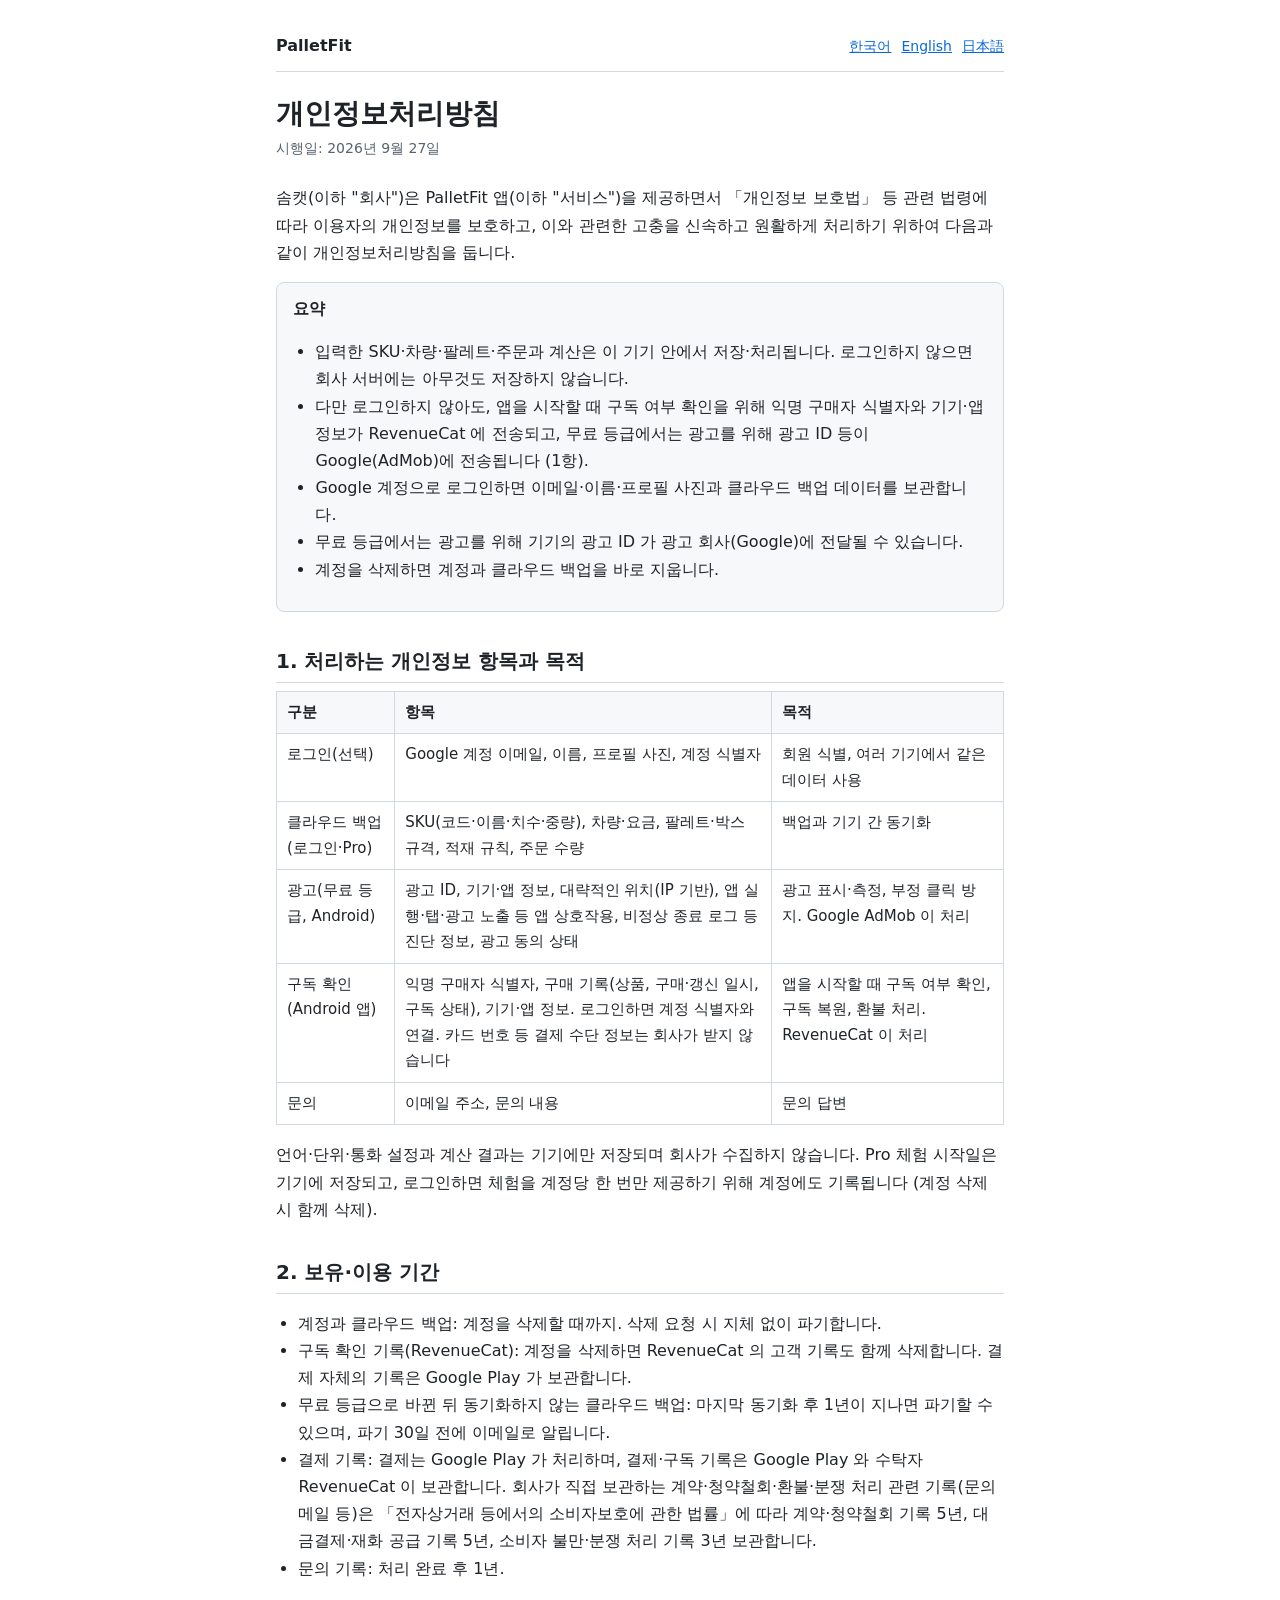
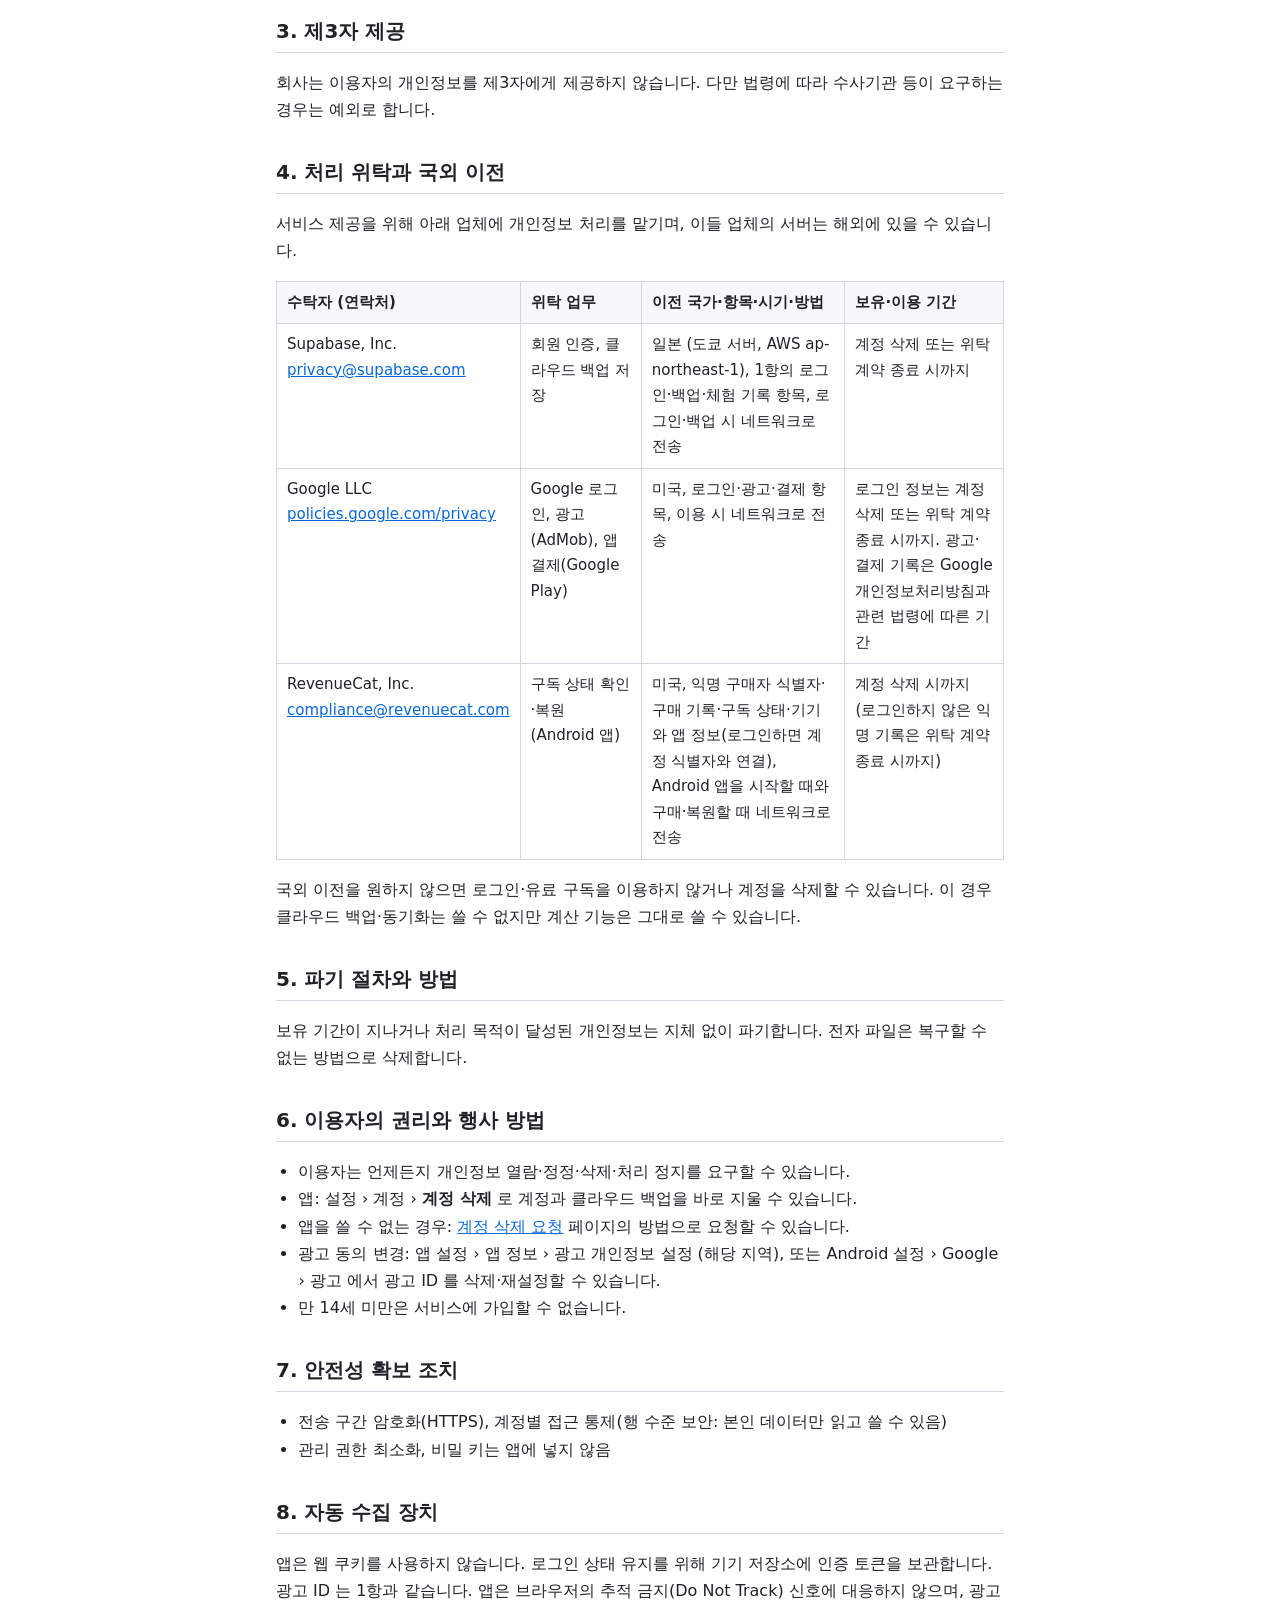
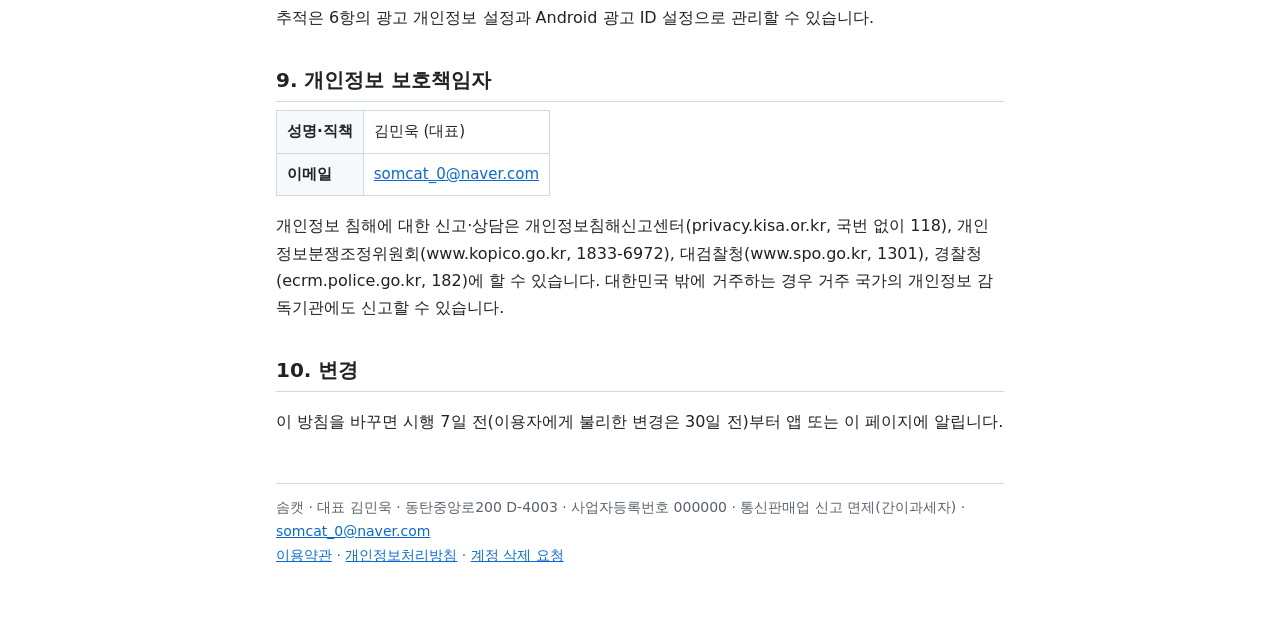
<file: palletfit/ko/privacy.html>
<!doctype html>
<html lang="ko">
<head>
<meta charset="utf-8" />
<meta name="viewport" content="width=device-width, initial-scale=1" />
<title>개인정보처리방침 · PalletFit</title>
<link rel="stylesheet" href="../style.css" />
</head>
<body>
<main>
<header class="top">
    <a class="brand" href="../">PalletFit</a>
    <nav class="lang"><a href="../ko/privacy.html">한국어</a><a href="../en/privacy.html">English</a><a href="../ja/privacy.html">日本語</a></nav>
</header>

<h1>개인정보처리방침</h1>
<p class="meta">시행일: 2026년 9월 27일</p>

<p>솜캣(이하 "회사")은 PalletFit 앱(이하 "서비스")을 제공하면서 「개인정보 보호법」 등 관련 법령에 따라 이용자의 개인정보를 보호하고, 이와 관련한 고충을 신속하고 원활하게 처리하기 위하여 다음과 같이 개인정보처리방침을 둡니다.</p>

<div class="box">
    <b>요약</b>
    <ul>
        <li>입력한 SKU·차량·팔레트·주문과 계산은 이 기기 안에서 저장·처리됩니다. 로그인하지 않으면 회사 서버에는 아무것도 저장하지 않습니다.</li>
        <li>다만 로그인하지 않아도, 앱을 시작할 때 구독 여부 확인을 위해 익명 구매자 식별자와 기기·앱 정보가 RevenueCat 에 전송되고, 무료 등급에서는 광고를 위해 광고 ID 등이 Google(AdMob)에 전송됩니다 (1항).</li>
        <li>Google 계정으로 로그인하면 이메일·이름·프로필 사진과 클라우드 백업 데이터를 보관합니다.</li>
        <li>무료 등급에서는 광고를 위해 기기의 광고 ID 가 광고 회사(Google)에 전달될 수 있습니다.</li>
        <li>계정을 삭제하면 계정과 클라우드 백업을 바로 지웁니다.</li>
    </ul>
</div>

<h2>1. 처리하는 개인정보 항목과 목적</h2>
<table>
    <tr><th>구분</th><th>항목</th><th>목적</th></tr>
    <tr><td>로그인(선택)</td><td>Google 계정 이메일, 이름, 프로필 사진, 계정 식별자</td><td>회원 식별, 여러 기기에서 같은 데이터 사용</td></tr>
    <tr><td>클라우드 백업(로그인·Pro)</td><td>SKU(코드·이름·치수·중량), 차량·요금, 팔레트·박스 규격, 적재 규칙, 주문 수량</td><td>백업과 기기 간 동기화</td></tr>
    <tr><td>광고(무료 등급, Android)</td><td>광고 ID, 기기·앱 정보, 대략적인 위치(IP 기반), 앱 실행·탭·광고 노출 등 앱 상호작용, 비정상 종료 로그 등 진단 정보, 광고 동의 상태</td><td>광고 표시·측정, 부정 클릭 방지. Google AdMob 이 처리</td></tr>
    <tr><td>구독 확인(Android 앱)</td><td>익명 구매자 식별자, 구매 기록(상품, 구매·갱신 일시, 구독 상태), 기기·앱 정보. 로그인하면 계정 식별자와 연결. 카드 번호 등 결제 수단 정보는 회사가 받지 않습니다</td><td>앱을 시작할 때 구독 여부 확인, 구독 복원, 환불 처리. RevenueCat 이 처리</td></tr>
    <tr><td>문의</td><td>이메일 주소, 문의 내용</td><td>문의 답변</td></tr>
</table>
<p>언어·단위·통화 설정과 계산 결과는 기기에만 저장되며 회사가 수집하지 않습니다. Pro 체험 시작일은 기기에 저장되고, 로그인하면 체험을 계정당 한 번만 제공하기 위해 계정에도 기록됩니다 (계정 삭제 시 함께 삭제).</p>

<h2>2. 보유·이용 기간</h2>
<ul>
    <li>계정과 클라우드 백업: 계정을 삭제할 때까지. 삭제 요청 시 지체 없이 파기합니다.</li>
    <li>구독 확인 기록(RevenueCat): 계정을 삭제하면 RevenueCat 의 고객 기록도 함께 삭제합니다. 결제 자체의 기록은 Google Play 가 보관합니다.</li>
    <li>무료 등급으로 바뀐 뒤 동기화하지 않는 클라우드 백업: 마지막 동기화 후 1년이 지나면 파기할 수 있으며, 파기 30일 전에 이메일로 알립니다.</li>
    <li>결제 기록: 결제는 Google Play 가 처리하며, 결제·구독 기록은 Google Play 와 수탁자 RevenueCat 이 보관합니다. 회사가 직접 보관하는 계약·청약철회·환불·분쟁 처리 관련 기록(문의 메일 등)은 「전자상거래 등에서의 소비자보호에 관한 법률」에 따라 계약·청약철회 기록 5년, 대금결제·재화 공급 기록 5년, 소비자 불만·분쟁 처리 기록 3년 보관합니다.</li>
    <li>문의 기록: 처리 완료 후 1년.</li>
</ul>

<h2>3. 제3자 제공</h2>
<p>회사는 이용자의 개인정보를 제3자에게 제공하지 않습니다. 다만 법령에 따라 수사기관 등이 요구하는 경우는 예외로 합니다.</p>

<h2>4. 처리 위탁과 국외 이전</h2>
<p>서비스 제공을 위해 아래 업체에 개인정보 처리를 맡기며, 이들 업체의 서버는 해외에 있을 수 있습니다.</p>
<table>
    <tr><th>수탁자 (연락처)</th><th>위탁 업무</th><th>이전 국가·항목·시기·방법</th><th>보유·이용 기간</th></tr>
    <tr><td>Supabase, Inc.<br><a href="mailto:privacy@supabase.com">privacy@supabase.com</a></td><td>회원 인증, 클라우드 백업 저장</td><td>일본 (도쿄 서버, AWS ap-northeast-1), 1항의 로그인·백업·체험 기록 항목, 로그인·백업 시 네트워크로 전송</td><td>계정 삭제 또는 위탁 계약 종료 시까지</td></tr>
    <tr><td>Google LLC<br><a href="https://policies.google.com/privacy">policies.google.com/privacy</a></td><td>Google 로그인, 광고(AdMob), 앱 결제(Google Play)</td><td>미국, 로그인·광고·결제 항목, 이용 시 네트워크로 전송</td><td>로그인 정보는 계정 삭제 또는 위탁 계약 종료 시까지. 광고·결제 기록은 Google 개인정보처리방침과 관련 법령에 따른 기간</td></tr>
    <tr><td>RevenueCat, Inc.<br><a href="mailto:compliance@revenuecat.com">compliance@revenuecat.com</a></td><td>구독 상태 확인·복원 (Android 앱)</td><td>미국, 익명 구매자 식별자·구매 기록·구독 상태·기기와 앱 정보(로그인하면 계정 식별자와 연결), Android 앱을 시작할 때와 구매·복원할 때 네트워크로 전송</td><td>계정 삭제 시까지 (로그인하지 않은 익명 기록은 위탁 계약 종료 시까지)</td></tr>
</table>
<p>국외 이전을 원하지 않으면 로그인·유료 구독을 이용하지 않거나 계정을 삭제할 수 있습니다. 이 경우 클라우드 백업·동기화는 쓸 수 없지만 계산 기능은 그대로 쓸 수 있습니다.</p>

<h2>5. 파기 절차와 방법</h2>
<p>보유 기간이 지나거나 처리 목적이 달성된 개인정보는 지체 없이 파기합니다. 전자 파일은 복구할 수 없는 방법으로 삭제합니다.</p>

<h2>6. 이용자의 권리와 행사 방법</h2>
<ul>
    <li>이용자는 언제든지 개인정보 열람·정정·삭제·처리 정지를 요구할 수 있습니다.</li>
    <li>앱: 설정 › 계정 › <b>계정 삭제</b> 로 계정과 클라우드 백업을 바로 지울 수 있습니다.</li>
    <li>앱을 쓸 수 없는 경우: <a href="delete-account.html">계정 삭제 요청</a> 페이지의 방법으로 요청할 수 있습니다.</li>
    <li>광고 동의 변경: 앱 설정 › 앱 정보 › 광고 개인정보 설정 (해당 지역), 또는 Android 설정 › Google › 광고 에서 광고 ID 를 삭제·재설정할 수 있습니다.</li>
    <li>만 14세 미만은 서비스에 가입할 수 없습니다.</li>
</ul>

<h2>7. 안전성 확보 조치</h2>
<ul>
    <li>전송 구간 암호화(HTTPS), 계정별 접근 통제(행 수준 보안: 본인 데이터만 읽고 쓸 수 있음)</li>
    <li>관리 권한 최소화, 비밀 키는 앱에 넣지 않음</li>
</ul>

<h2>8. 자동 수집 장치</h2>
<p>앱은 웹 쿠키를 사용하지 않습니다. 로그인 상태 유지를 위해 기기 저장소에 인증 토큰을 보관합니다. 광고 ID 는 1항과 같습니다. 앱은 브라우저의 추적 금지(Do Not Track) 신호에 대응하지 않으며, 광고 추적은 6항의 광고 개인정보 설정과 Android 광고 ID 설정으로 관리할 수 있습니다.</p>

<h2>9. 개인정보 보호책임자</h2>
<table>
    <tr><th>성명·직책</th><td>김민욱 (대표)</td></tr>
    <tr><th>이메일</th><td><a href="mailto:somcat_0@naver.com">somcat_0@naver.com</a></td></tr>
</table>
<p>개인정보 침해에 대한 신고·상담은 개인정보침해신고센터(privacy.kisa.or.kr, 국번 없이 118), 개인정보분쟁조정위원회(www.kopico.go.kr, 1833-6972), 대검찰청(www.spo.go.kr, 1301), 경찰청(ecrm.police.go.kr, 182)에 할 수 있습니다. 대한민국 밖에 거주하는 경우 거주 국가의 개인정보 감독기관에도 신고할 수 있습니다.</p>

<h2>10. 변경</h2>
<p>이 방침을 바꾸면 시행 7일 전(이용자에게 불리한 변경은 30일 전)부터 앱 또는 이 페이지에 알립니다.</p>

<footer>
    솜캣 · 대표 김민욱 · 동탄중앙로200 D-4003 · 사업자등록번호 000000 · 통신판매업 신고 면제(간이과세자) · <a href="mailto:somcat_0@naver.com">somcat_0@naver.com</a><br />
    <a href="terms.html">이용약관</a> · <a href="privacy.html">개인정보처리방침</a> · <a href="delete-account.html">계정 삭제 요청</a>
</footer>
</main>
</body>
</html>
</file>
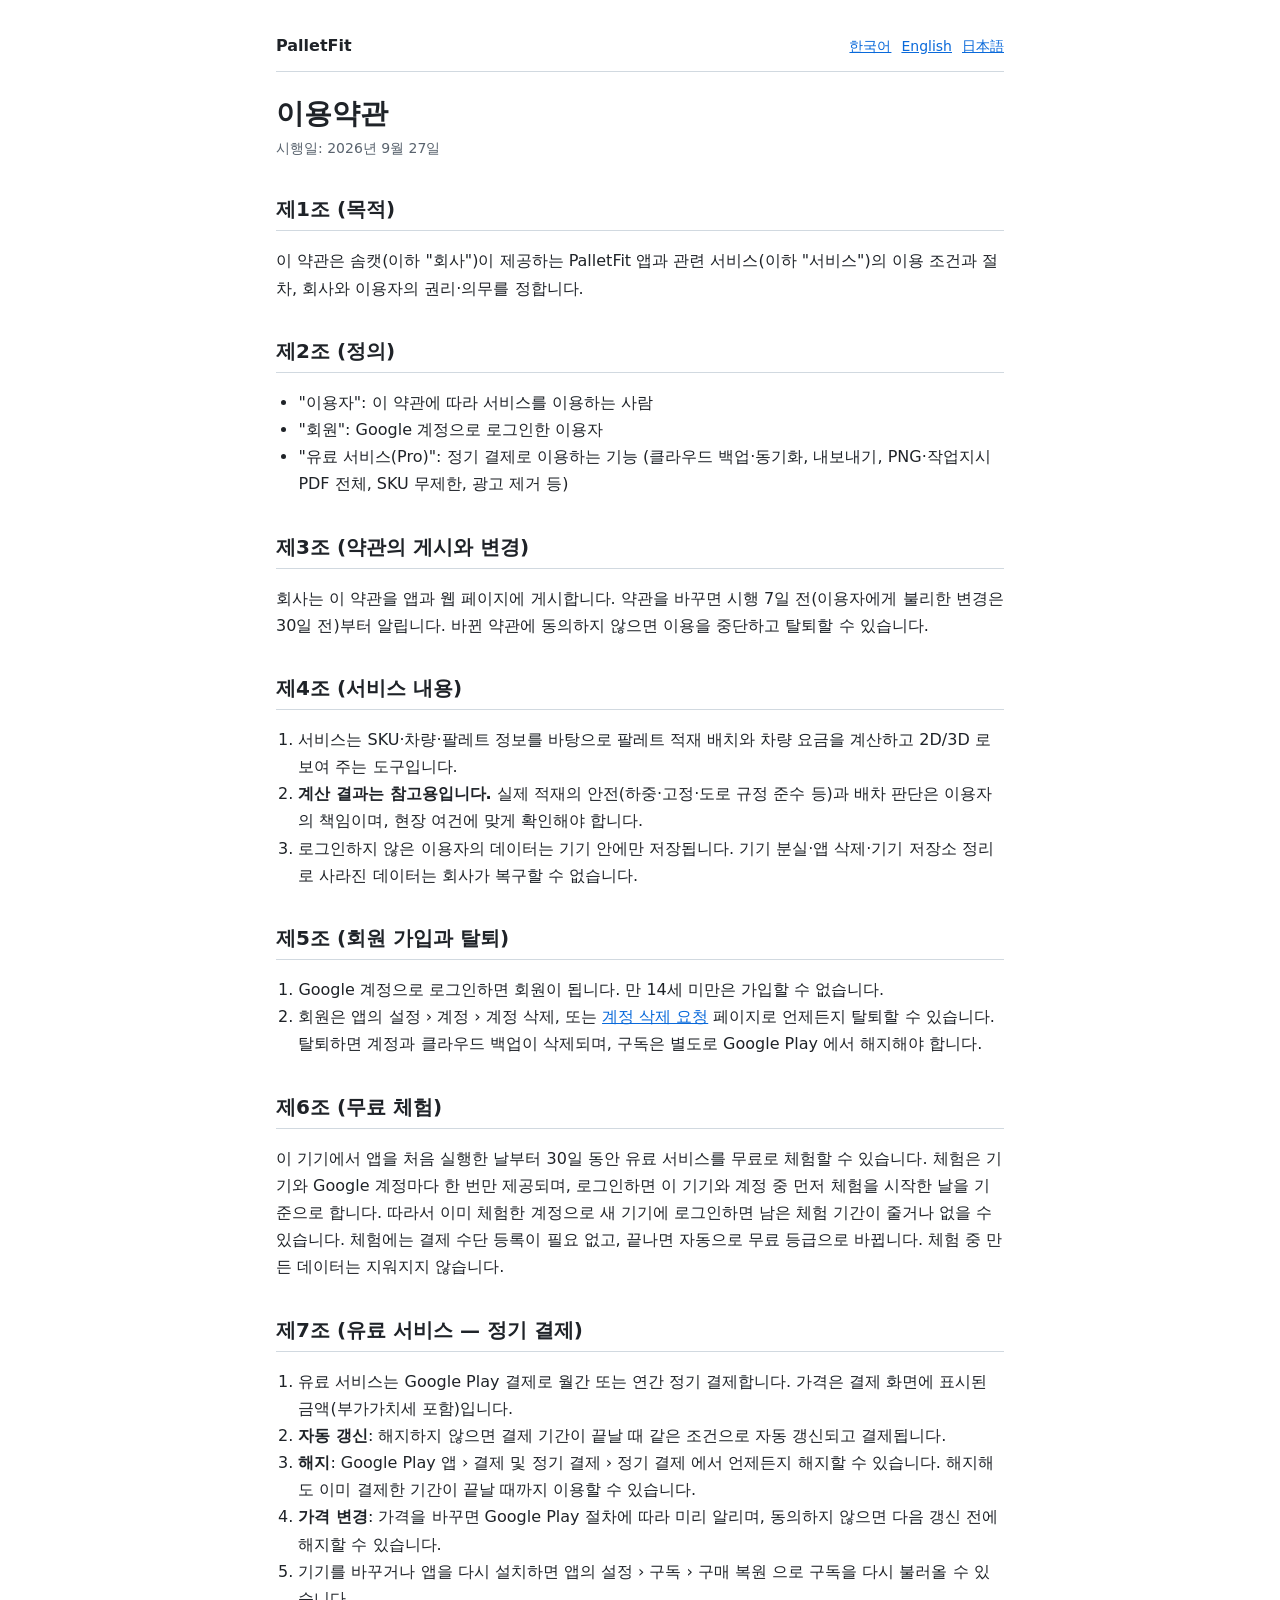
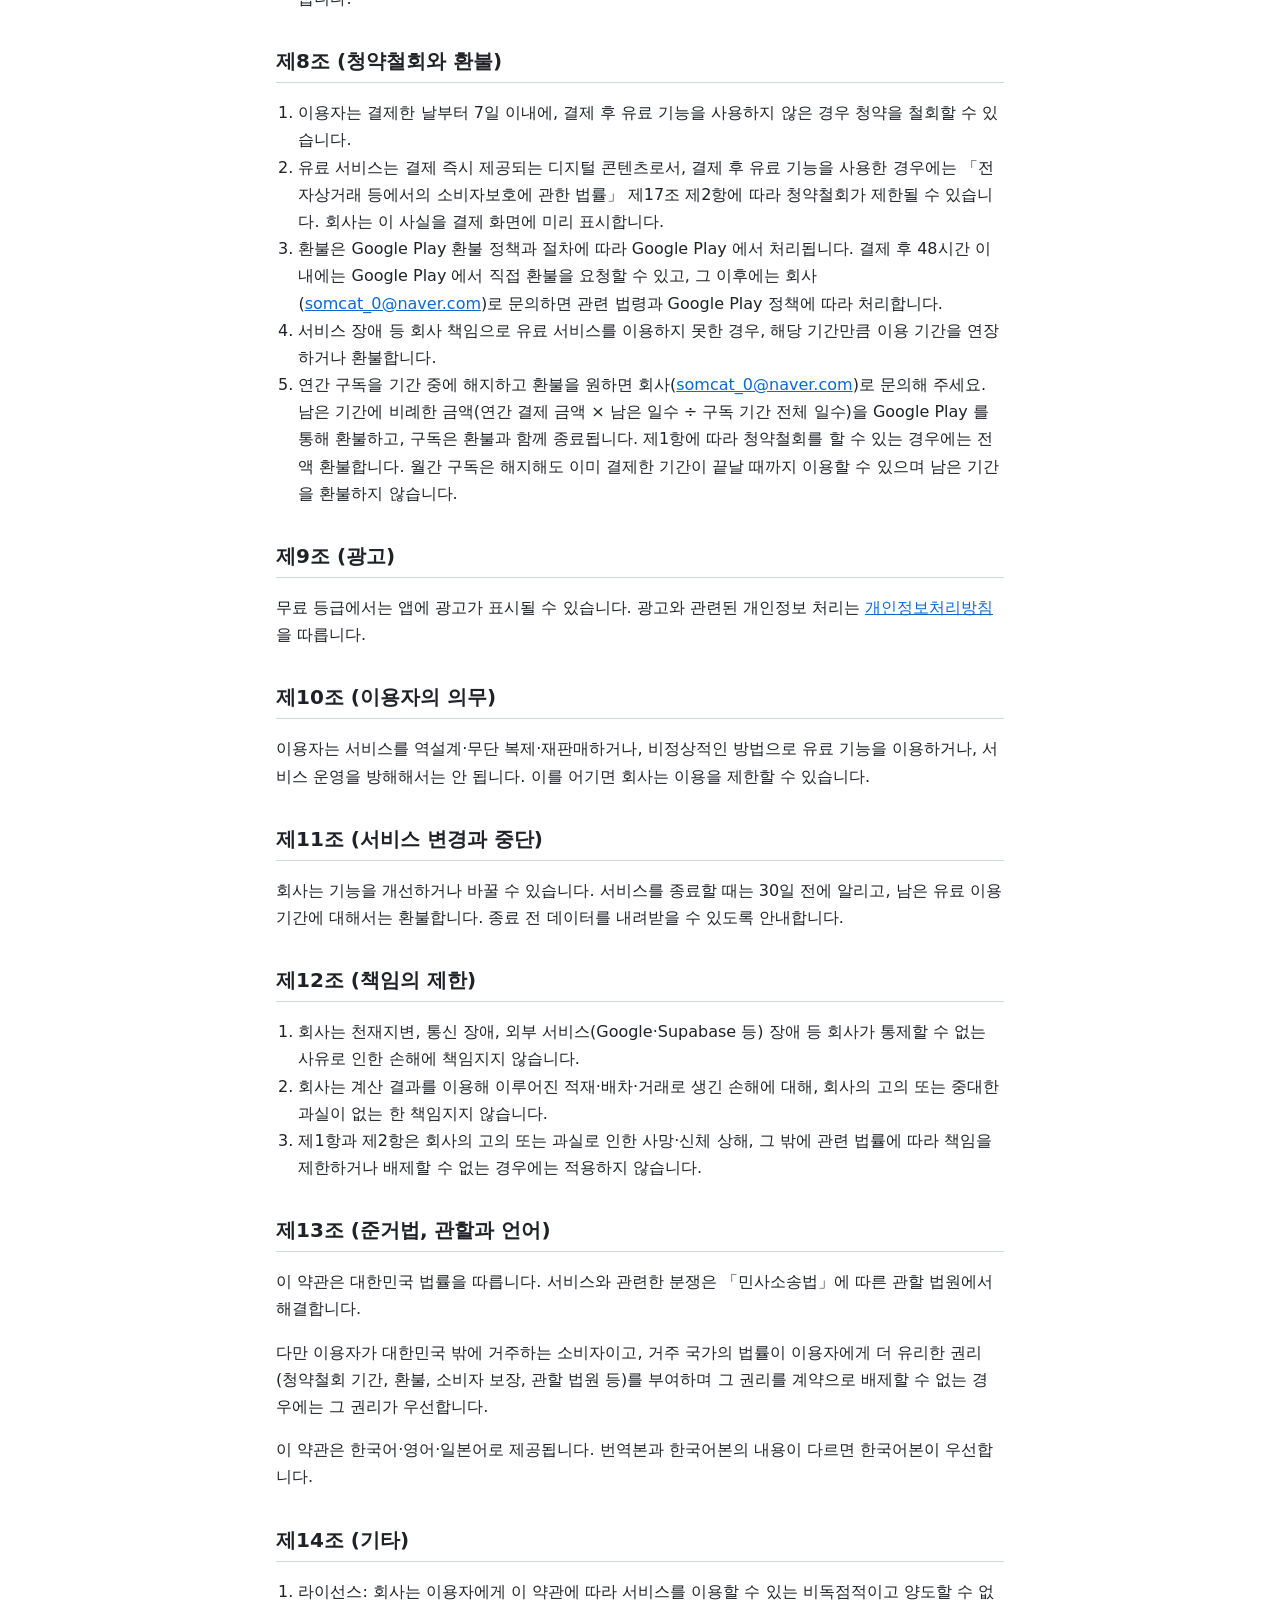
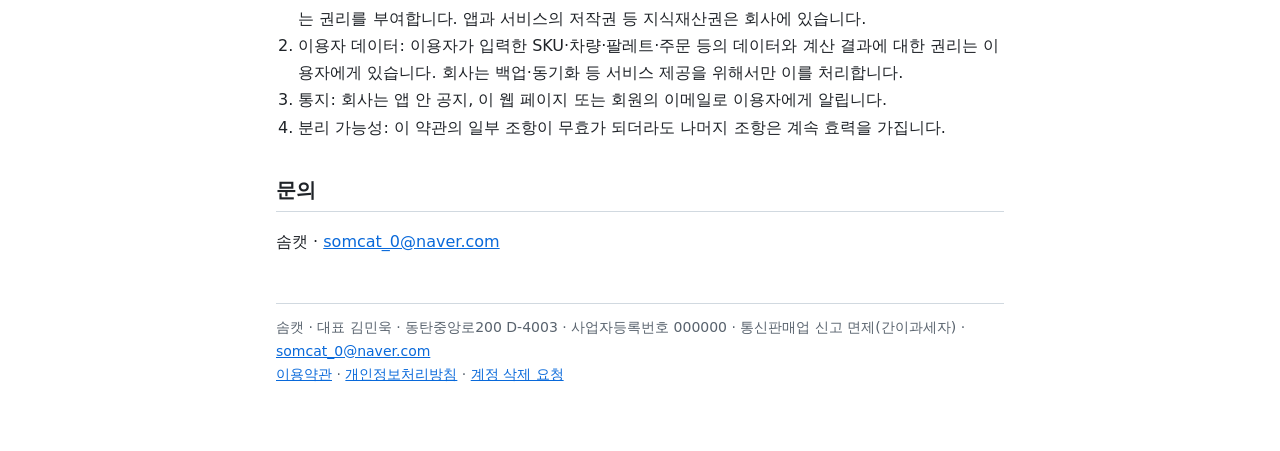
<file: palletfit/ko/terms.html>
<!doctype html>
<html lang="ko">
<head>
<meta charset="utf-8" />
<meta name="viewport" content="width=device-width, initial-scale=1" />
<title>이용약관 · PalletFit</title>
<link rel="stylesheet" href="../style.css" />
</head>
<body>
<main>
<header class="top">
    <a class="brand" href="../">PalletFit</a>
    <nav class="lang"><a href="../ko/terms.html">한국어</a><a href="../en/terms.html">English</a><a href="../ja/terms.html">日本語</a></nav>
</header>

<h1>이용약관</h1>
<p class="meta">시행일: 2026년 9월 27일</p>

<h2>제1조 (목적)</h2>
<p>이 약관은 솜캣(이하 "회사")이 제공하는 PalletFit 앱과 관련 서비스(이하 "서비스")의 이용 조건과 절차, 회사와 이용자의 권리·의무를 정합니다.</p>

<h2>제2조 (정의)</h2>
<ul>
    <li>"이용자": 이 약관에 따라 서비스를 이용하는 사람</li>
    <li>"회원": Google 계정으로 로그인한 이용자</li>
    <li>"유료 서비스(Pro)": 정기 결제로 이용하는 기능 (클라우드 백업·동기화, 내보내기, PNG·작업지시 PDF 전체, SKU 무제한, 광고 제거 등)</li>
</ul>

<h2>제3조 (약관의 게시와 변경)</h2>
<p>회사는 이 약관을 앱과 웹 페이지에 게시합니다. 약관을 바꾸면 시행 7일 전(이용자에게 불리한 변경은 30일 전)부터 알립니다. 바뀐 약관에 동의하지 않으면 이용을 중단하고 탈퇴할 수 있습니다.</p>

<h2>제4조 (서비스 내용)</h2>
<ol>
    <li>서비스는 SKU·차량·팔레트 정보를 바탕으로 팔레트 적재 배치와 차량 요금을 계산하고 2D/3D 로 보여 주는 도구입니다.</li>
    <li><b>계산 결과는 참고용입니다.</b> 실제 적재의 안전(하중·고정·도로 규정 준수 등)과 배차 판단은 이용자의 책임이며, 현장 여건에 맞게 확인해야 합니다.</li>
    <li>로그인하지 않은 이용자의 데이터는 기기 안에만 저장됩니다. 기기 분실·앱 삭제·기기 저장소 정리로 사라진 데이터는 회사가 복구할 수 없습니다.</li>
</ol>

<h2>제5조 (회원 가입과 탈퇴)</h2>
<ol>
    <li>Google 계정으로 로그인하면 회원이 됩니다. 만 14세 미만은 가입할 수 없습니다.</li>
    <li>회원은 앱의 설정 › 계정 › 계정 삭제, 또는 <a href="delete-account.html">계정 삭제 요청</a> 페이지로 언제든지 탈퇴할 수 있습니다. 탈퇴하면 계정과 클라우드 백업이 삭제되며, 구독은 별도로 Google Play 에서 해지해야 합니다.</li>
</ol>

<h2>제6조 (무료 체험)</h2>
<p>이 기기에서 앱을 처음 실행한 날부터 30일 동안 유료 서비스를 무료로 체험할 수 있습니다. 체험은 기기와 Google 계정마다 한 번만 제공되며, 로그인하면 이 기기와 계정 중 먼저 체험을 시작한 날을 기준으로 합니다. 따라서 이미 체험한 계정으로 새 기기에 로그인하면 남은 체험 기간이 줄거나 없을 수 있습니다. 체험에는 결제 수단 등록이 필요 없고, 끝나면 자동으로 무료 등급으로 바뀝니다. 체험 중 만든 데이터는 지워지지 않습니다.</p>

<h2>제7조 (유료 서비스 — 정기 결제)</h2>
<ol>
    <li>유료 서비스는 Google Play 결제로 월간 또는 연간 정기 결제합니다. 가격은 결제 화면에 표시된 금액(부가가치세 포함)입니다.</li>
    <li><b>자동 갱신</b>: 해지하지 않으면 결제 기간이 끝날 때 같은 조건으로 자동 갱신되고 결제됩니다.</li>
    <li><b>해지</b>: Google Play 앱 › 결제 및 정기 결제 › 정기 결제 에서 언제든지 해지할 수 있습니다. 해지해도 이미 결제한 기간이 끝날 때까지 이용할 수 있습니다.</li>
    <li><b>가격 변경</b>: 가격을 바꾸면 Google Play 절차에 따라 미리 알리며, 동의하지 않으면 다음 갱신 전에 해지할 수 있습니다.</li>
    <li>기기를 바꾸거나 앱을 다시 설치하면 앱의 설정 › 구독 › 구매 복원 으로 구독을 다시 불러올 수 있습니다.</li>
</ol>

<h2>제8조 (청약철회와 환불)</h2>
<ol>
    <li>이용자는 결제한 날부터 7일 이내에, 결제 후 유료 기능을 사용하지 않은 경우 청약을 철회할 수 있습니다.</li>
    <li>유료 서비스는 결제 즉시 제공되는 디지털 콘텐츠로서, 결제 후 유료 기능을 사용한 경우에는 「전자상거래 등에서의 소비자보호에 관한 법률」 제17조 제2항에 따라 청약철회가 제한될 수 있습니다. 회사는 이 사실을 결제 화면에 미리 표시합니다.</li>
    <li>환불은 Google Play 환불 정책과 절차에 따라 Google Play 에서 처리됩니다. 결제 후 48시간 이내에는 Google Play 에서 직접 환불을 요청할 수 있고, 그 이후에는 회사(<a href="mailto:somcat_0@naver.com">somcat_0@naver.com</a>)로 문의하면 관련 법령과 Google Play 정책에 따라 처리합니다.</li>
    <li>서비스 장애 등 회사 책임으로 유료 서비스를 이용하지 못한 경우, 해당 기간만큼 이용 기간을 연장하거나 환불합니다.</li>
    <li>연간 구독을 기간 중에 해지하고 환불을 원하면 회사(<a href="mailto:somcat_0@naver.com">somcat_0@naver.com</a>)로 문의해 주세요. 남은 기간에 비례한 금액(연간 결제 금액 × 남은 일수 ÷ 구독 기간 전체 일수)을 Google Play 를 통해 환불하고, 구독은 환불과 함께 종료됩니다. 제1항에 따라 청약철회를 할 수 있는 경우에는 전액 환불합니다. 월간 구독은 해지해도 이미 결제한 기간이 끝날 때까지 이용할 수 있으며 남은 기간을 환불하지 않습니다.</li>
</ol>

<h2>제9조 (광고)</h2>
<p>무료 등급에서는 앱에 광고가 표시될 수 있습니다. 광고와 관련된 개인정보 처리는 <a href="privacy.html">개인정보처리방침</a>을 따릅니다.</p>

<h2>제10조 (이용자의 의무)</h2>
<p>이용자는 서비스를 역설계·무단 복제·재판매하거나, 비정상적인 방법으로 유료 기능을 이용하거나, 서비스 운영을 방해해서는 안 됩니다. 이를 어기면 회사는 이용을 제한할 수 있습니다.</p>

<h2>제11조 (서비스 변경과 중단)</h2>
<p>회사는 기능을 개선하거나 바꿀 수 있습니다. 서비스를 종료할 때는 30일 전에 알리고, 남은 유료 이용 기간에 대해서는 환불합니다. 종료 전 데이터를 내려받을 수 있도록 안내합니다.</p>

<h2>제12조 (책임의 제한)</h2>
<ol>
    <li>회사는 천재지변, 통신 장애, 외부 서비스(Google·Supabase 등) 장애 등 회사가 통제할 수 없는 사유로 인한 손해에 책임지지 않습니다.</li>
    <li>회사는 계산 결과를 이용해 이루어진 적재·배차·거래로 생긴 손해에 대해, 회사의 고의 또는 중대한 과실이 없는 한 책임지지 않습니다.</li>
    <li>제1항과 제2항은 회사의 고의 또는 과실로 인한 사망·신체 상해, 그 밖에 관련 법률에 따라 책임을 제한하거나 배제할 수 없는 경우에는 적용하지 않습니다.</li>
</ol>

<h2>제13조 (준거법, 관할과 언어)</h2>
<p>이 약관은 대한민국 법률을 따릅니다. 서비스와 관련한 분쟁은 「민사소송법」에 따른 관할 법원에서 해결합니다.</p>
<p>다만 이용자가 대한민국 밖에 거주하는 소비자이고, 거주 국가의 법률이 이용자에게 더 유리한 권리(청약철회 기간, 환불, 소비자 보장, 관할 법원 등)를 부여하며 그 권리를 계약으로 배제할 수 없는 경우에는 그 권리가 우선합니다.</p>
<p>이 약관은 한국어·영어·일본어로 제공됩니다. 번역본과 한국어본의 내용이 다르면 한국어본이 우선합니다.</p>

<h2>제14조 (기타)</h2>
<ol>
    <li>라이선스: 회사는 이용자에게 이 약관에 따라 서비스를 이용할 수 있는 비독점적이고 양도할 수 없는 권리를 부여합니다. 앱과 서비스의 저작권 등 지식재산권은 회사에 있습니다.</li>
    <li>이용자 데이터: 이용자가 입력한 SKU·차량·팔레트·주문 등의 데이터와 계산 결과에 대한 권리는 이용자에게 있습니다. 회사는 백업·동기화 등 서비스 제공을 위해서만 이를 처리합니다.</li>
    <li>통지: 회사는 앱 안 공지, 이 웹 페이지 또는 회원의 이메일로 이용자에게 알립니다.</li>
    <li>분리 가능성: 이 약관의 일부 조항이 무효가 되더라도 나머지 조항은 계속 효력을 가집니다.</li>
</ol>

<h2>문의</h2>
<p>솜캣 · <a href="mailto:somcat_0@naver.com">somcat_0@naver.com</a></p>

<footer>
    솜캣 · 대표 김민욱 · 동탄중앙로200 D-4003 · 사업자등록번호 000000 · 통신판매업 신고 면제(간이과세자) · <a href="mailto:somcat_0@naver.com">somcat_0@naver.com</a><br />
    <a href="terms.html">이용약관</a> · <a href="privacy.html">개인정보처리방침</a> · <a href="delete-account.html">계정 삭제 요청</a>
</footer>
</main>
</body>
</html>
</file>
<file: palletfit/style.css>
:root {
    --fg: #1f2328;
    --muted: #59636e;
    --line: #d1d9e0;
    --bg: #ffffff;
    --soft: #f6f8fa;
    --link: #0969da;
    color-scheme: light dark;
}
@media (prefers-color-scheme: dark) {
    :root { --fg: #e6edf3; --muted: #9198a1; --line: #3d444d; --bg: #0d1117; --soft: #151b23; --link: #4493f8; }
}
* { box-sizing: border-box; }
body { margin: 0; background: var(--bg); color: var(--fg); font: 16px/1.7 system-ui, -apple-system, 'Segoe UI', 'Noto Sans KR', 'Noto Sans JP', sans-serif; }
main { max-width: 760px; margin: 0 auto; padding: 32px 16px 64px; }
header.top { display: flex; justify-content: space-between; align-items: center; gap: 12px; flex-wrap: wrap; border-bottom: 1px solid var(--line); padding-bottom: 12px; margin-bottom: 24px; }
header.top a.brand { font-weight: 800; color: var(--fg); text-decoration: none; }
nav.lang a { margin-left: 10px; font-size: 14px; }
h1 { font-size: 28px; line-height: 1.3; margin: 0 0 4px; }
h2 { font-size: 20px; margin: 32px 0 8px; border-bottom: 1px solid var(--line); padding-bottom: 4px; }
h3 { font-size: 17px; margin: 20px 0 6px; }
p.meta { color: var(--muted); font-size: 14px; margin: 0 0 24px; }
a { color: var(--link); }
table { width: 100%; border-collapse: collapse; margin: 8px 0 16px; font-size: 15px; display: block; overflow-x: auto; }
th, td { border: 1px solid var(--line); padding: 8px 10px; text-align: left; vertical-align: top; }
th { background: var(--soft); }
.box { background: var(--soft); border: 1px solid var(--line); border-radius: 8px; padding: 12px 16px; margin: 16px 0; }
ul, ol { padding-left: 1.4em; }
footer { color: var(--muted); font-size: 14px; border-top: 1px solid var(--line); margin-top: 48px; padding-top: 12px; }
</file>
